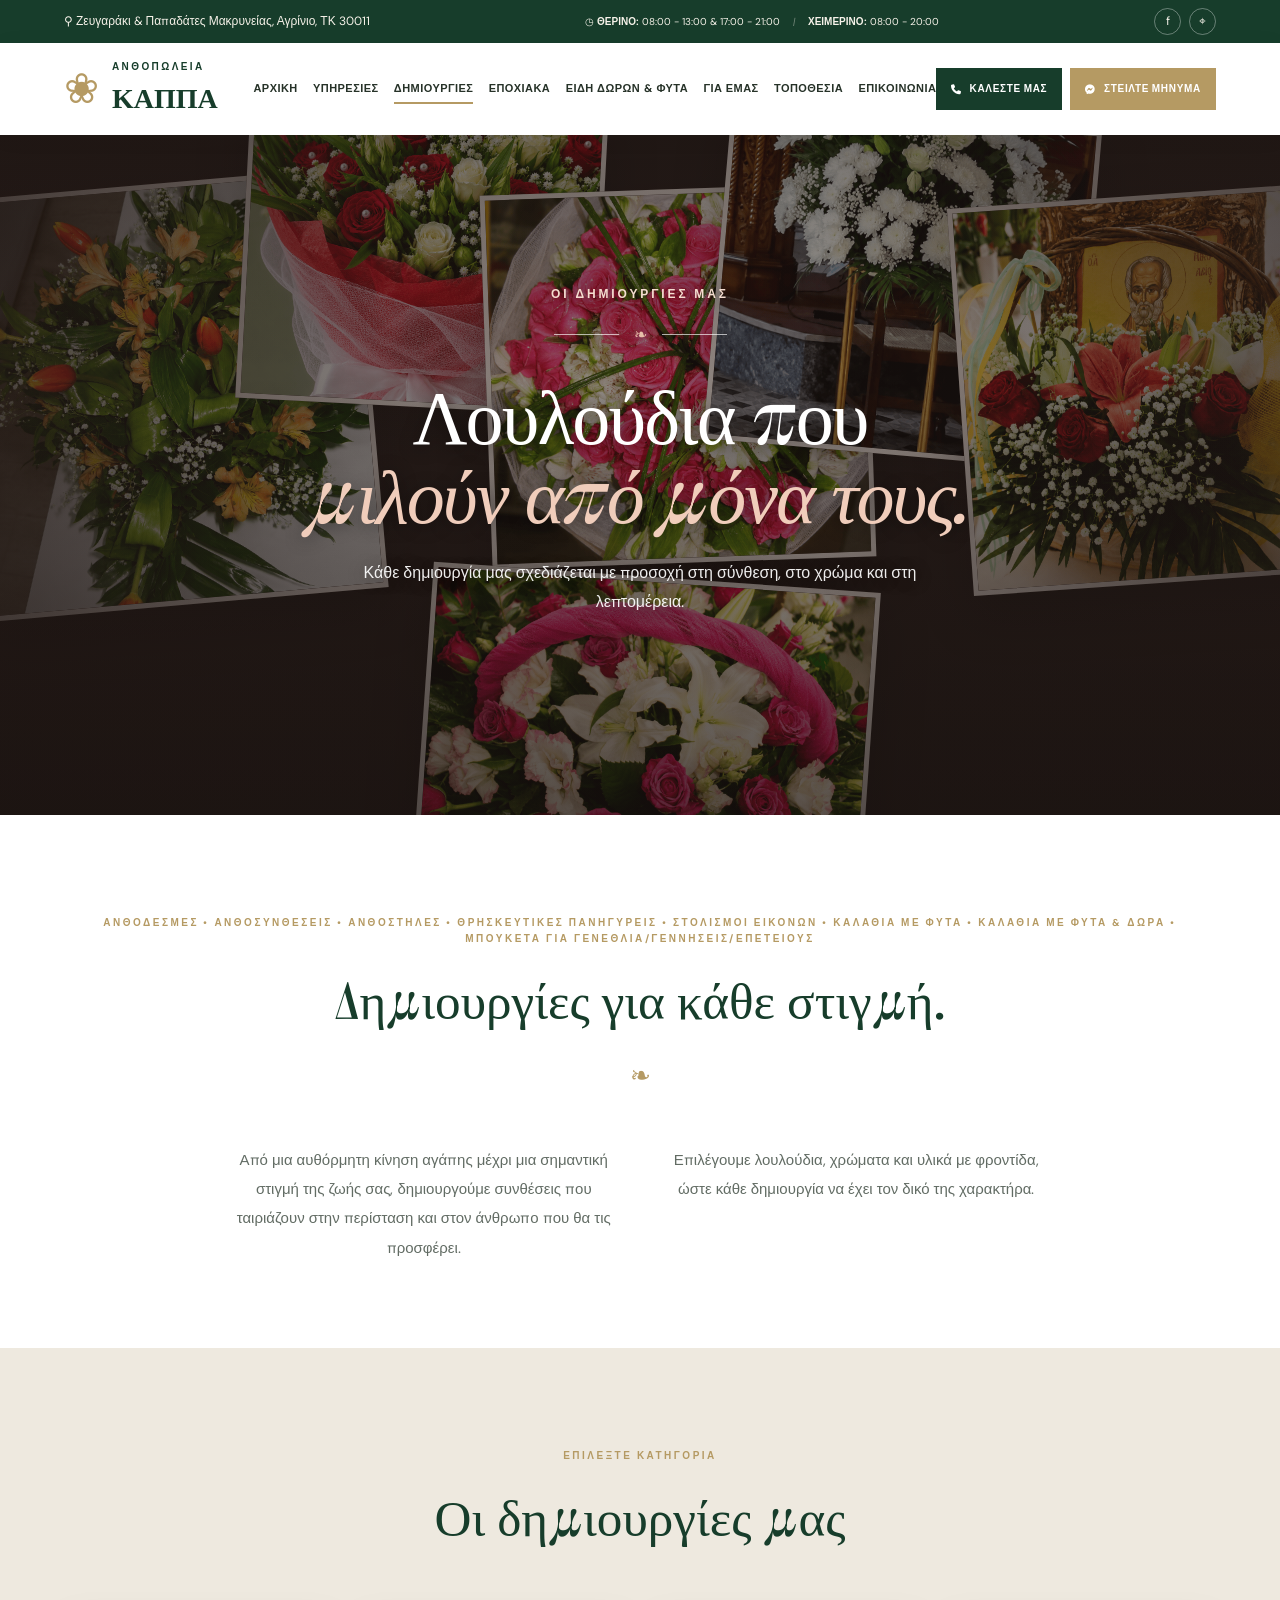
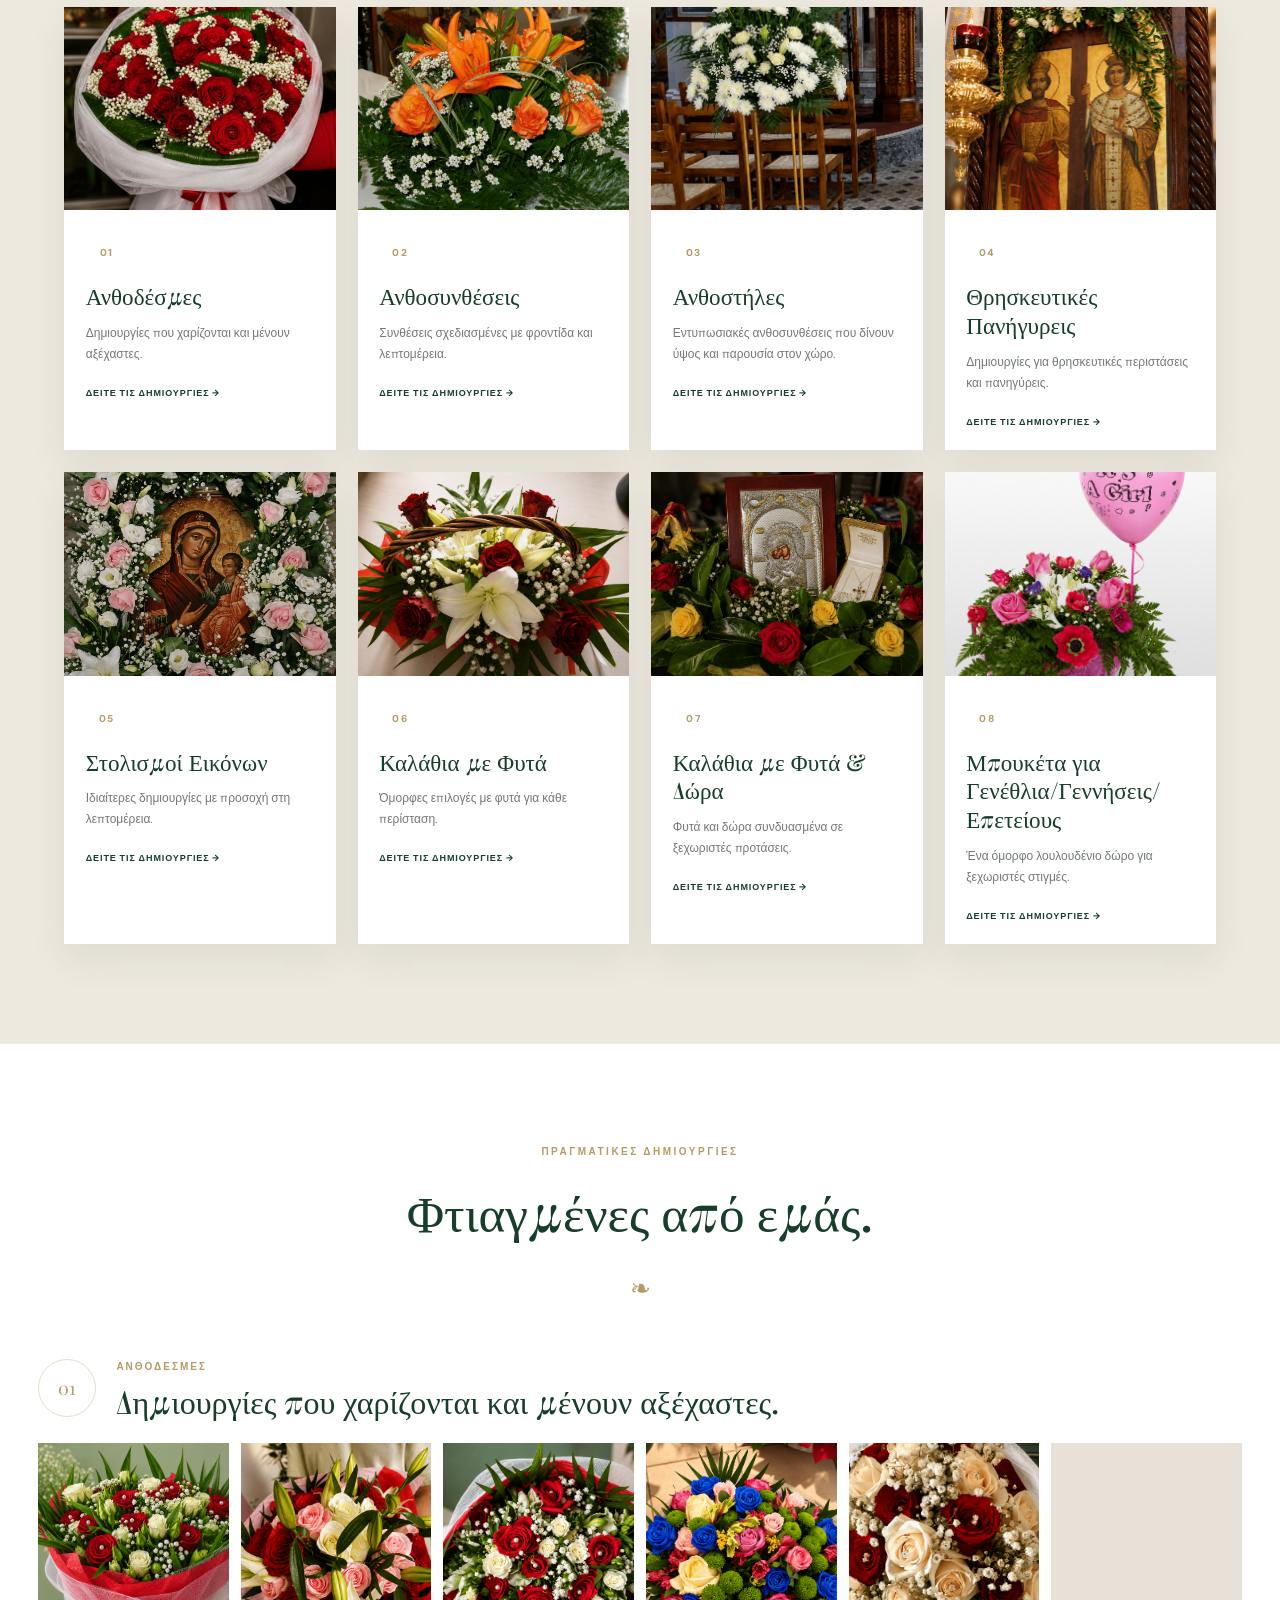
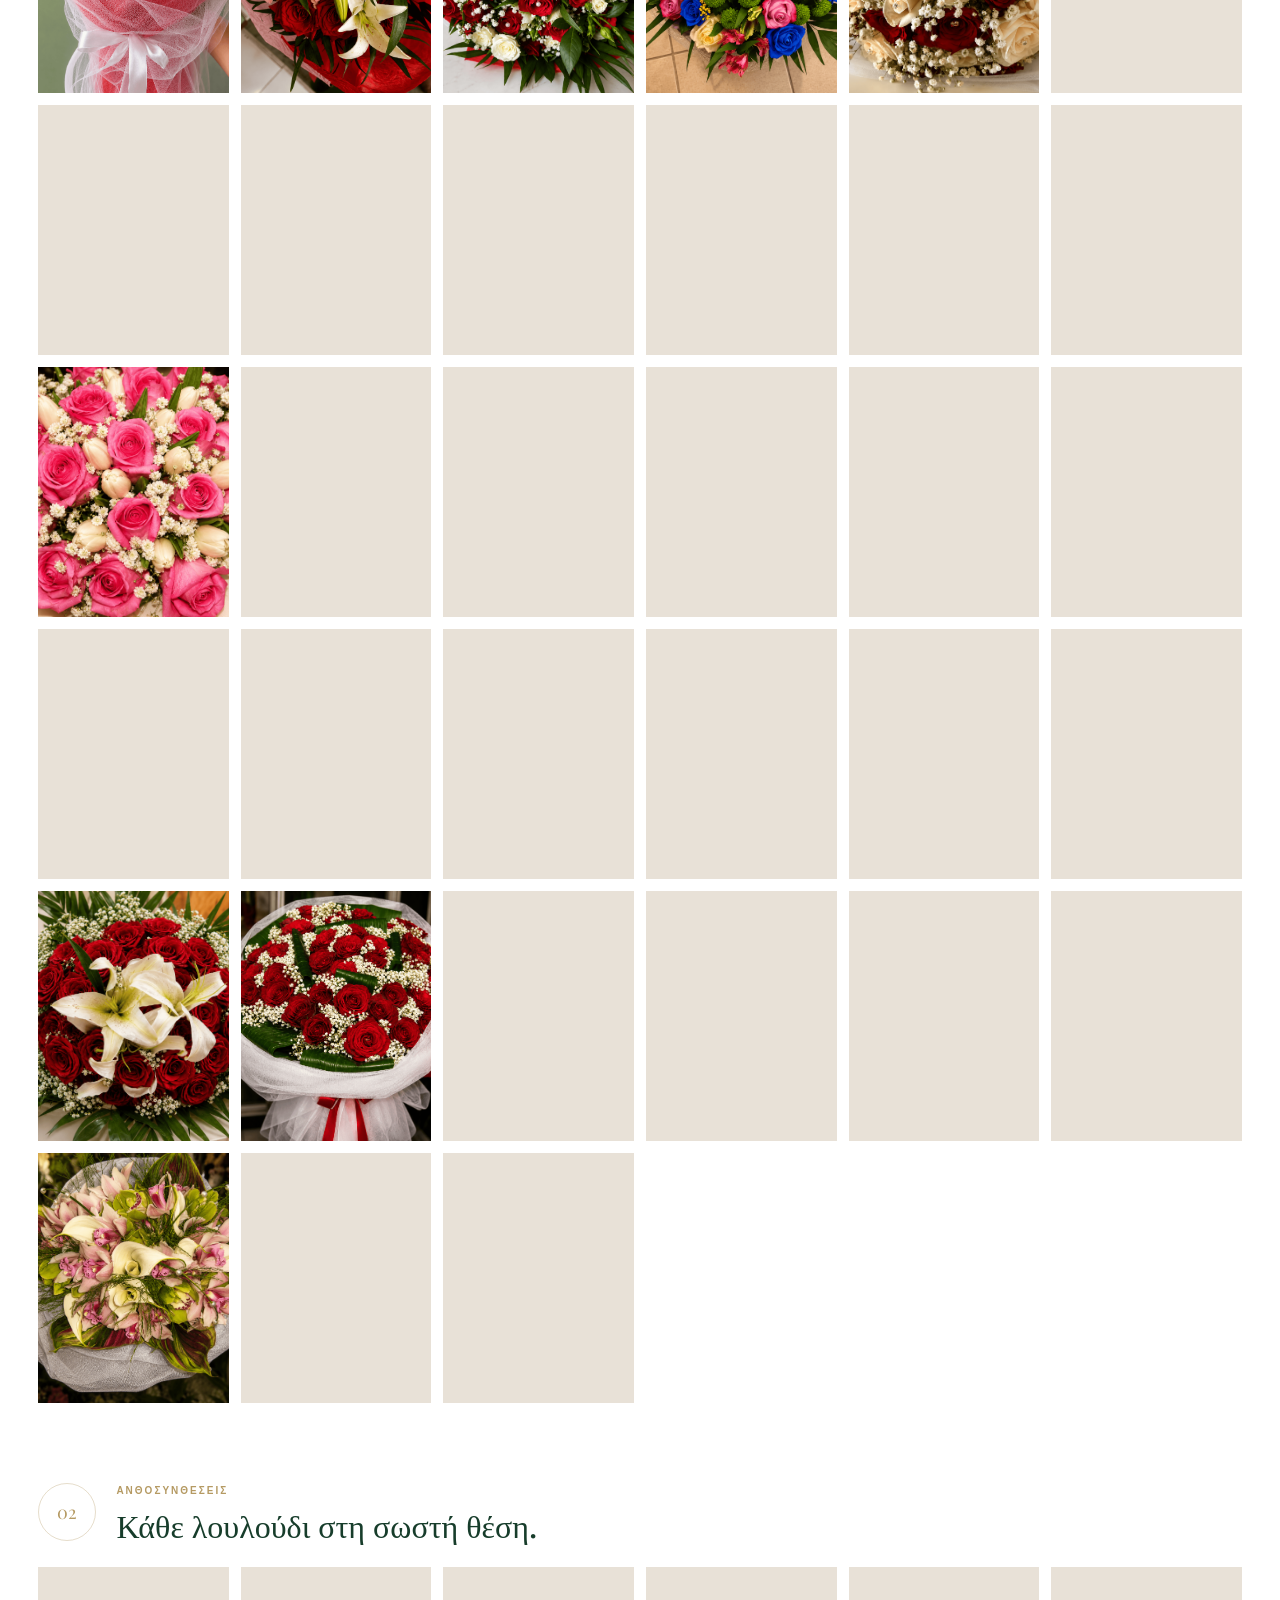
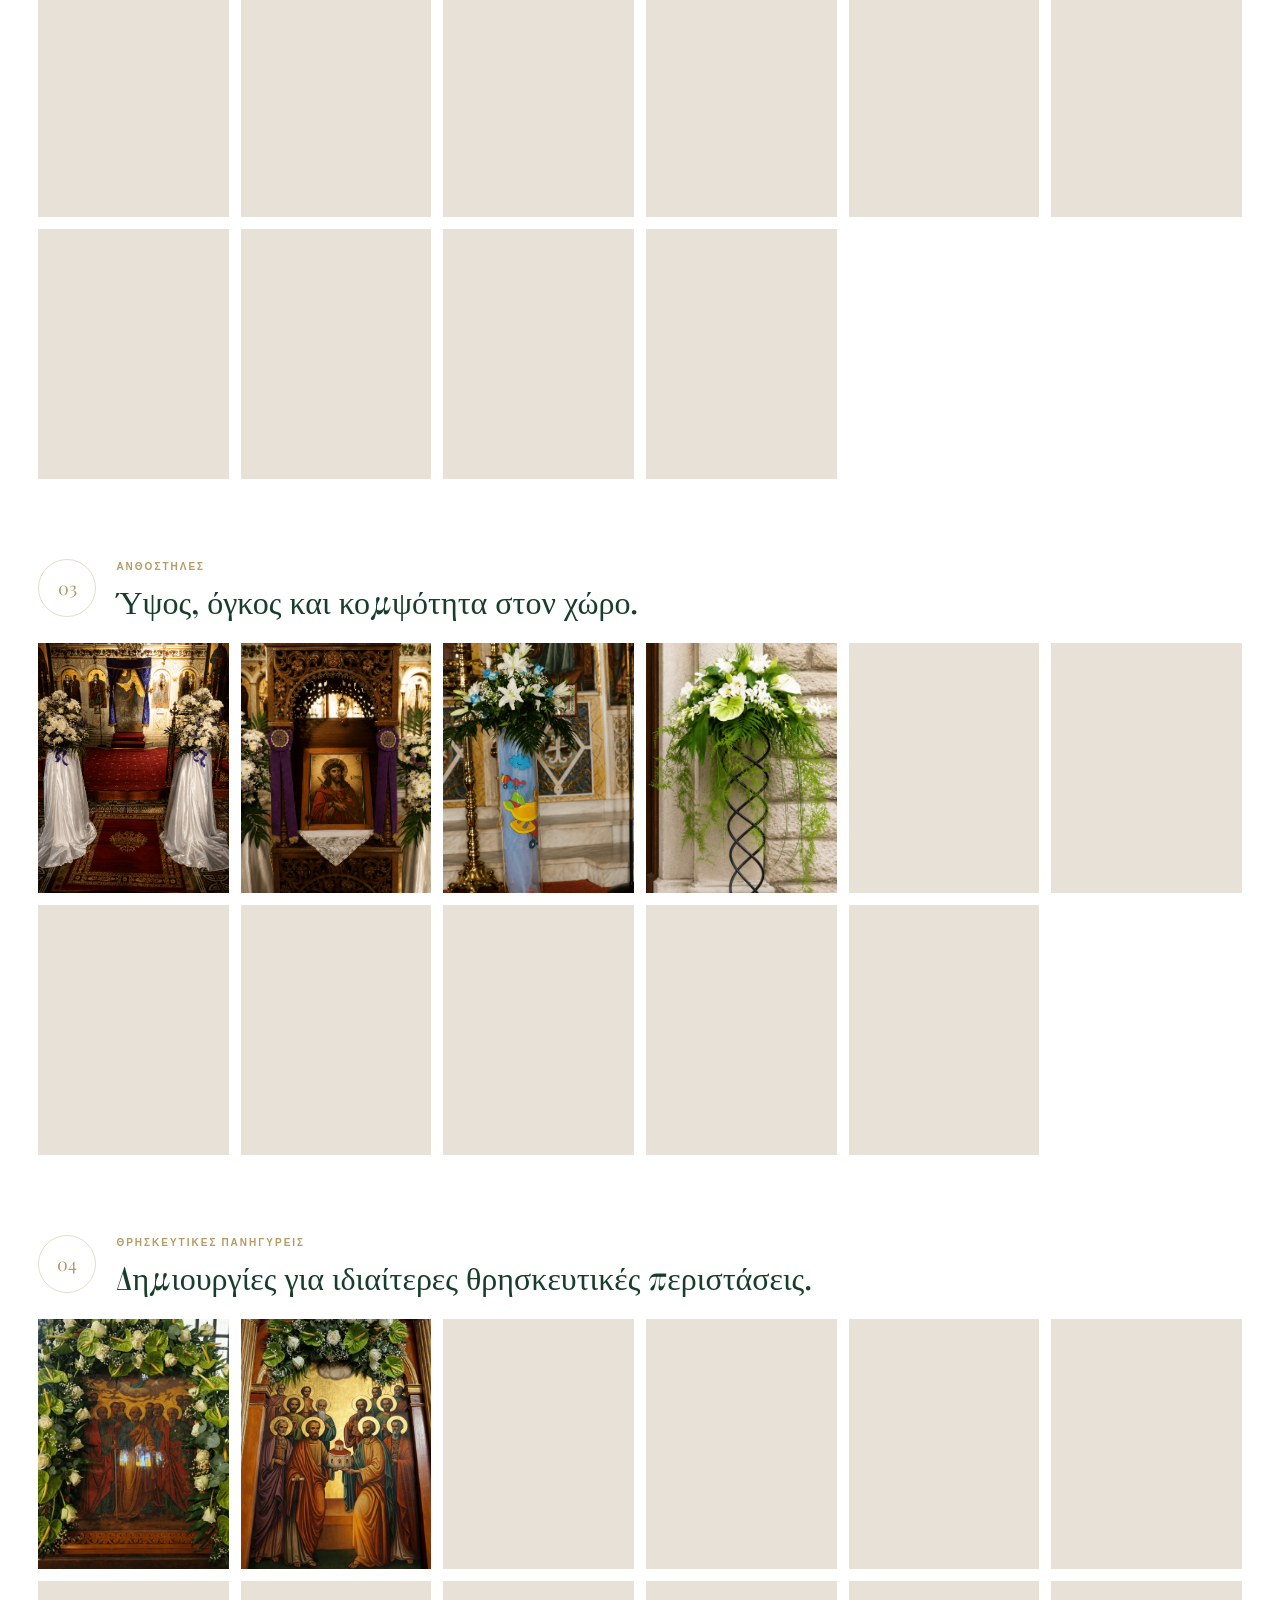
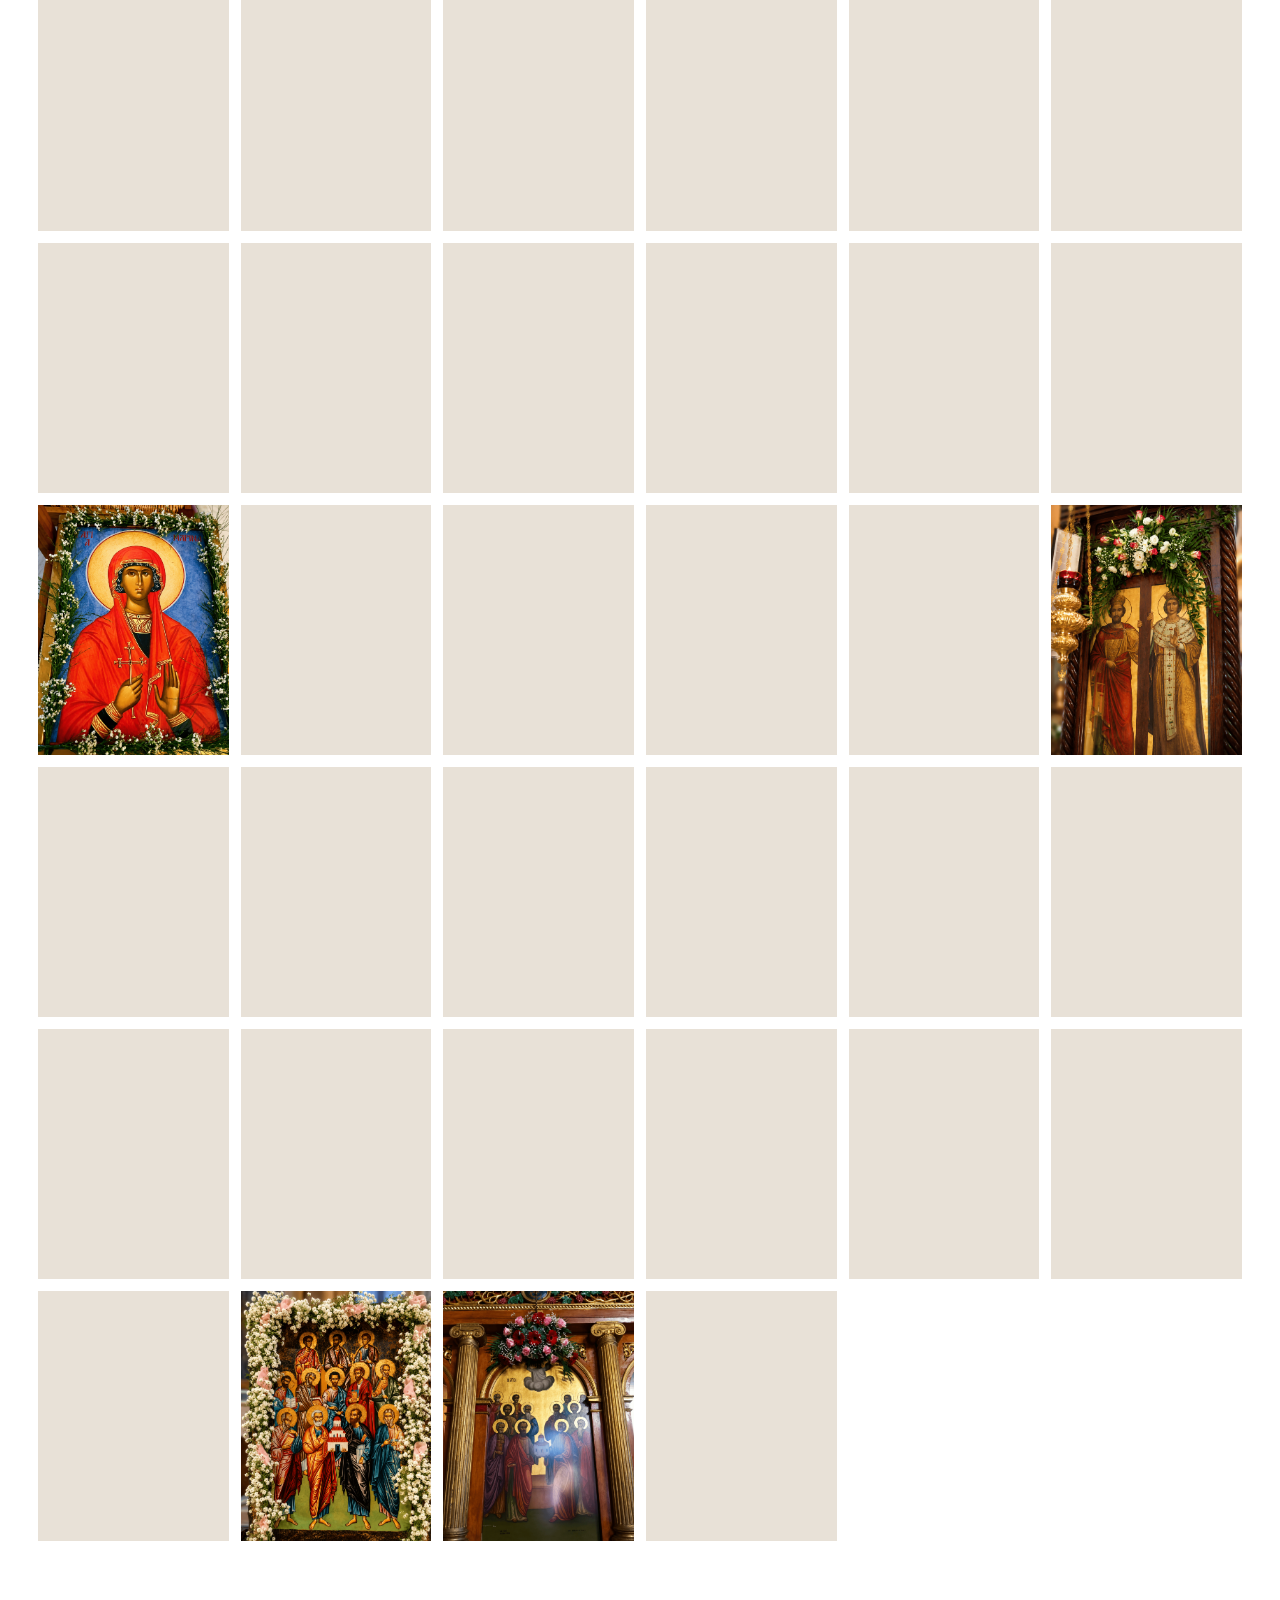
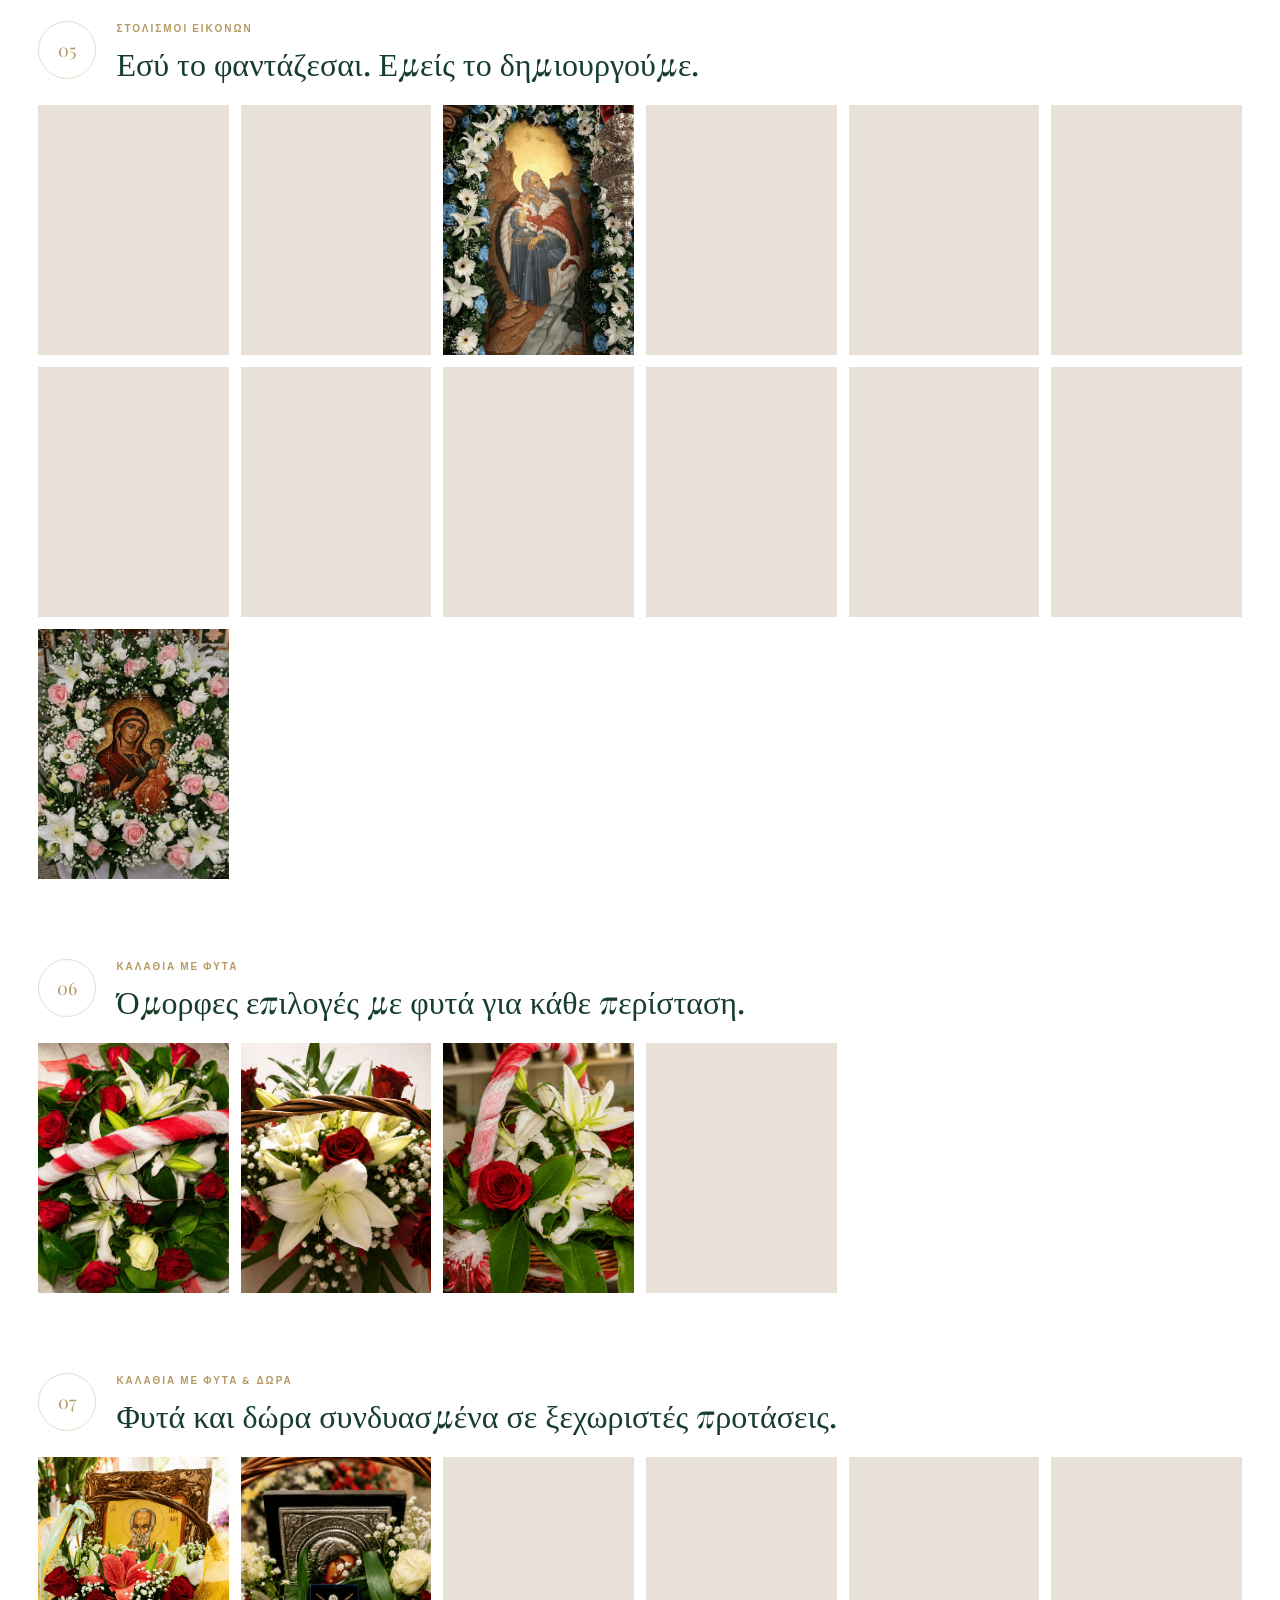
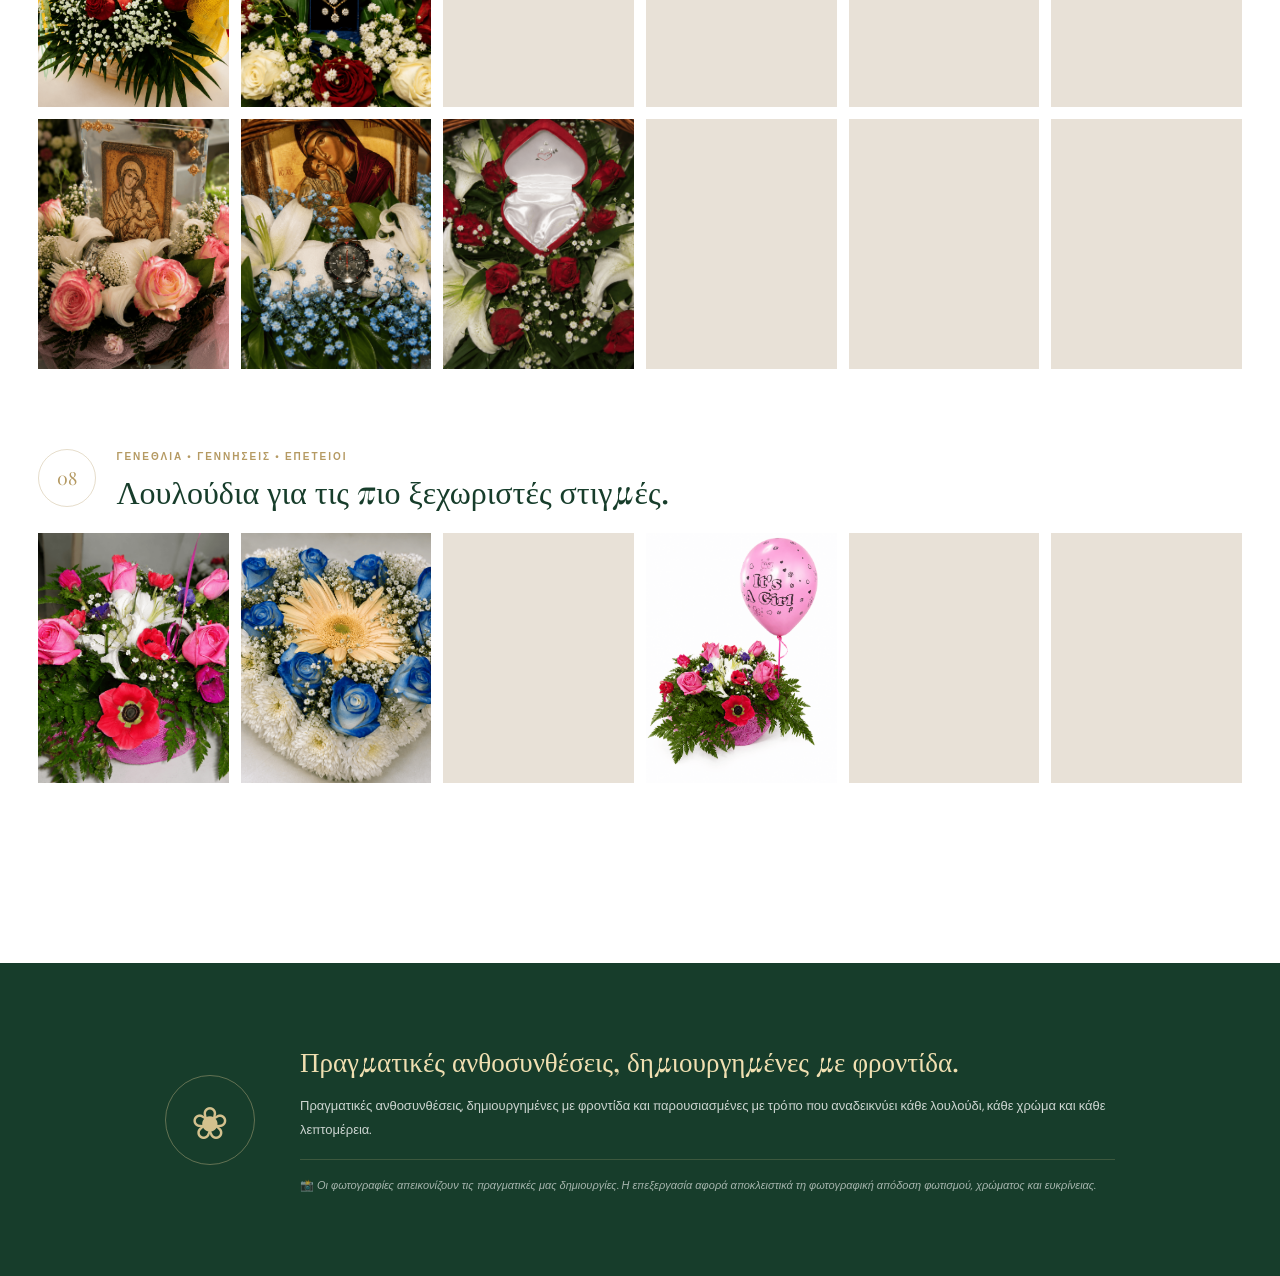
<file: creations.html>
<!doctype html>
<html lang="el">

<head>

    <meta charset="utf-8">

    <meta
        name="viewport"
        content="width=device-width, initial-scale=1"
    >

    <meta
        name="description"
        content="Ανθοπωλεία Κάππα — ανθοδέσμες, ανθοσυνθέσεις, θρησκευτικές πανήγυρεις, στολισμοί εικόνων, καλάθια με φυτά και δώρα, μπουκέτα για γενέθλια και επετείους."
    >

    <title>
        Δημιουργίες | Ανθοπωλεία Κάππα
    </title>

    <link rel="preconnect" href="https://fonts.googleapis.com">

    <link
        rel="preconnect"
        href="https://fonts.gstatic.com"
        crossorigin
    >

    <link
        href="https://fonts.googleapis.com/css2?family=DM+Sans:wght@400;500;600;700&family=Playfair+Display:ital,wght@0,500;0,600;1,500&display=swap"
        rel="stylesheet"
    >

    <link
        rel="stylesheet"
        href="https://cdnjs.cloudflare.com/ajax/libs/font-awesome/6.5.2/css/all.min.css"
    >

    <link
        rel="stylesheet"
        href="style.css"
    >

    <link
        rel="stylesheet"
        href="creations.css"
    >

</head>

<body>

<!-- =====================================================
     TOP BAR
     ===================================================== -->

<div class="topbar">

    <div>
        ⚲ Ζευγαράκι &amp; Παπαδάτες Μακρυνείας,
        Αγρίνιο, ΤΚ 30011
    </div>

    <div class="hours">

        ◷

        <b>ΘΕΡΙΝΟ:</b>
        08:00 - 13:00 &amp; 17:00 - 21:00

        <i>|</i>

        <b>ΧΕΙΜΕΡΙΝΟ:</b>
        08:00 - 20:00

    </div>

    <div class="social">

        <a
            href="https://www.facebook.com/anthopoleia.kappa/photos_by?locale=el_GR"
            target="_blank"
            rel="noopener"
            aria-label="Facebook"
        >
            f
        </a>

        <a
            href="index.html#contact"
            aria-label="Επικοινωνία"
        >
            ⌖
        </a>

    </div>

</div>

<!-- =====================================================
     HEADER
     ===================================================== -->

<header class="header">

    <a
        class="logo"
        href="index.html"
        aria-label="Ανθοπωλεία Κάππα - Αρχική"
    >

        <span class="flower-logo">
            ❀
        </span>

        <span>

            <small>
                ΑΝΘΟΠΩΛΕΙΑ
            </small>

            <strong>
                ΚΑΠΠΑ
            </strong>

        </span>

    </a>


    <button
        class="menu"
        aria-label="Μενού"
        aria-expanded="false"
        type="button"
    >
        ☰
    </button>

<!-- =====================================================
     NAVIGATION
     ===================================================== -->

<nav id="mainNav">


    <a href="index.html">
        ΑΡΧΙΚΗ
    </a>


    <!-- ΥΠΗΡΕΣΙΕΣ -->

    <div class="nav-item has-dropdown">

        <div class="nav-parent">

            <a href="services.html">
                ΥΠΗΡΕΣΙΕΣ
            </a>

        </div>

        <div class="dropdown">

            <a href="services.html#weddings">
                ΣΤΟΛΙΣΜΟΙ ΓΑΜΩΝ
            </a>

            <a href="services.html#baptisms">
                ΣΤΟΛΙΣΜΟΙ ΒΑΠΤΙΣΕΩΝ
            </a>

            <a href="services.html#wedding-baptism">
               ΣΤΟΛΙΣΜΟΙ ΓΑΜΟΥ &amp; ΒΑΠΤΙΣΗΣ
            </a>

            <a href="services.html#epitaphs">
                ΣΤΟΛΙΣΜΟΙ ΕΠΙΤΑΦΙΩΝ
            </a>


        </div>

    </div>


    <!-- ΔΗΜΙΟΥΡΓΙΕΣ -->

    <div class="nav-item has-dropdown">

        <div class="nav-parent">

            <a
                href="creations.html"
                class="active"
            >
                ΔΗΜΙΟΥΡΓΙΕΣ
            </a>

        </div>

        <div class="dropdown">

            <a href="creations.html#bouquets">
                ΑΝΘΟΔΕΣΜΕΣ
            </a>

            <a href="creations.html#arrangements">
                ΑΝΘΟΣΥΝΘΕΣΕΙΣ
            </a>

            <a href="creations.html#columns">
                ΑΝΘΟΣΤΗΛΕΣ
            </a>

            <a href="creations.html#religious-festivals">
                ΘΡΗΣΚΕΥΤΙΚΕΣ ΠΑΝΗΓΥΡΕΙΣ
            </a>

            <a href="creations.html#icons">
                ΣΤΟΛΙΣΜΟΙ ΕΙΚΟΝΩΝ
            </a>

            <a href="creations.html#plant-baskets">
                ΚΑΛΑΘΙΑ ΜΕ ΦΥΤΑ
            </a>

            <a href="creations.html#gift-baskets">
                ΚΑΛΑΘΙΑ ΜΕ ΦΥΤΑ &amp; ΔΩΡΑ
            </a>

            <a href="creations.html#birthdays">
                ΜΠΟΥΚΕΤΑ ΓΙΑ ΓΕΝΕΘΛΙΑ/ΓΕΝΝΗΣΕΙΣ/ΕΠΕΤΕΙΟΥΣ
            </a>

        </div>

    </div>


    <!-- ΕΠΟΧΙΑΚΑ -->

    <div class="nav-item has-dropdown">

        <div class="nav-parent">

            <a href="seasonal.html">
                ΕΠΟΧΙΑΚΑ
            </a>

        </div>

        <div class="dropdown">

            <a href="seasonal.html#christmas">
                ΧΡΙΣΤΟΥΓΕΝΝΙΑΤΙΚΕΣ ΑΝΘΟΣΥΝΘΕΣΕΙΣ
            </a>

            <a href="seasonal.html#epitaphs">
                ΕΠΙΤΑΦΙΟΙ
            </a>

            <a href="seasonal.html#easter">
                ΠΑΣΧΑΛΙΝΑ ΣΤΕΦΑΝΙΑ
            </a>

        </div>

    </div>


    <!-- ΕΙΔΗ ΔΩΡΩΝ & ΦΥΤΑ -->

    <div class="nav-item has-dropdown">

        <div class="nav-parent">

            <a href="gifts-plants.html">
                ΕΙΔΗ ΔΩΡΩΝ &amp; ΦΥΤΑ
            </a>

        </div>

        <div class="dropdown">

            <a href="gifts-plants.html#gifts">
                ΕΙΔΗ ΔΩΡΩΝ
            </a>

            <a href="gifts-plants.html#plants">
                ΦΥΤΑ &amp; ΓΛΑΣΤΡΕΣ
            </a>

            <a href="gifts-plants.html#gift-baskets">
                ΚΑΛΑΘΙΑ ΜΕ ΦΥΤΑ &amp; ΔΩΡΑ
            </a>

            <a href="gifts-plants.html#memory-cemetery">
                ΕΙΔΗ ΜΝΗΜΗΣ &amp; ΚΟΙΜΗΤΗΡΙΟΥ
            </a>

        </div>

    </div>

    <a href="index.html#about">
        ΓΙΑ ΕΜΑΣ
    </a>

    <a href="index.html#location">
        ΤΟΠΟΘΕΣΙΑ
    </a>

    <a href="index.html#contact">
        ΕΠΙΚΟΙΝΩΝΙΑ
    </a>


</nav>

<!-- =====================================================
     HEADER CTA BUTTONS
     ===================================================== -->

<div class="cta-buttons">

    <a
        href="tel:+302635051011"
        class="cta-primary"
        aria-label="Καλέστε μας"
    >

        <i class="fa-solid fa-phone"></i>

        <span>
            ΚΑΛΕΣΤΕ ΜΑΣ
        </span>

    </a>


    <a
        href="https://m.me/anthopoleia.kappa"
        class="cta-secondary"
        target="_blank"
        rel="noopener"
        aria-label="Στείλε μήνυμα"
    >

        <i class="fa-brands fa-facebook-messenger"></i>

        <span>
            ΣΤΕΙΛΤΕ ΜΗΝΥΜΑ
        </span>

    </a>

</div>

</header>

<main>

<!-- =====================================================
     HERO + PHOTO COLLAGE
     ===================================================== -->

<section class="creations-hero">

    <!-- COLLAGE PHOTOS -->

    <div class="hero-collage" aria-label="Δημιουργίες Ανθοπωλείων Κάππα">

        <div class="collage-photo collage-photo-1">
            <img
                src="images/COLLAGE/photo-01.png"
                alt="Δημιουργία Ανθοπωλείων Κάππα" decoding="async">
        </div>

        <div class="collage-photo collage-photo-2">
            <img
                src="images/COLLAGE/photo-02.png"
                alt="Ανθοσύνθεση Ανθοπωλείων Κάππα" decoding="async">
        </div>

        <div class="collage-photo collage-photo-3">
            <img
                src="images/COLLAGE/photo-03.png"
                alt="Ανθοδέσμη Ανθοπωλείων Κάππα" decoding="async">
        </div>

        <div class="collage-photo collage-photo-4">
            <img
                src="images/COLLAGE/photo-04.png"
                alt="Λουλουδένια δημιουργία Ανθοπωλείων Κάππα" decoding="async">
        </div>

        <div class="collage-photo collage-photo-5">
            <img
                src="images/COLLAGE/photo-05.png"
                alt="Ανθοσύνθεση για ξεχωριστή περίσταση" decoding="async">
        </div>

        <div class="collage-photo collage-photo-6">
            <img
                src="images/COLLAGE/photo-06.png"
                alt="Δημιουργία λουλουδιών Ανθοπωλείων Κάππα" decoding="async">
        </div>
        
    </div>


    <!-- DARK / WARM OVERLAY -->

    <div class="creations-hero-shade"></div>


    <!-- HERO TEXT -->

    <div class="creations-hero-content">

        <p class="creations-eyebrow">
            ΟΙ ΔΗΜΙΟΥΡΓΙΕΣ ΜΑΣ
        </p>

        <div class="hero-rule">

            <span></span>

            ❧

            <span></span>

        </div>

        <h1>
            Λουλούδια που
            <em>
                μιλούν από μόνα τους.
            </em>
        </h1>

        <p class="hero-intro">

            Κάθε δημιουργία μας σχεδιάζεται
            με προσοχή στη σύνθεση,
            στο χρώμα και στη λεπτομέρεια.

        </p>

    </div>

</section>

<!-- =====================================================
     INTRO
     ===================================================== -->

<section class="intro section">

    <div class="section-title">

        <p>
            ΑΝΘΟΔΕΣΜΕΣ • ΑΝΘΟΣΥΝΘΕΣΕΙΣ • ΑΝΘΟΣΤΗΛΕΣ • ΘΡΗΣΚΕΥΤΙΚΕΣ ΠΑΝΗΓΥΡΕΙΣ •
            ΣΤΟΛΙΣΜΟΙ ΕΙΚΟΝΩΝ • ΚΑΛΑΘΙΑ ΜΕ ΦΥΤΑ •
            ΚΑΛΑΘΙΑ ΜΕ ΦΥΤΑ &amp; ΔΩΡΑ • ΜΠΟΥΚΕΤΑ ΓΙΑ ΓΕΝΕΘΛΙΑ/ΓΕΝΝΗΣΕΙΣ/ΕΠΕΤΕΙΟΥΣ
        </p>

        <h2>
            Δημιουργίες για κάθε στιγμή.
        </h2>

        <div class="title-decoration">
            ❧
        </div>

    </div>


    <div class="intro-text">

        <p>

            Από μια αυθόρμητη κίνηση αγάπης
            μέχρι μια σημαντική στιγμή της ζωής σας,
            δημιουργούμε συνθέσεις που ταιριάζουν
            στην περίσταση και στον άνθρωπο
            που θα τις προσφέρει.

        </p>

        <p>

            Επιλέγουμε λουλούδια, χρώματα και
            υλικά με φροντίδα, ώστε κάθε δημιουργία
            να έχει τον δικό της χαρακτήρα.

        </p>

    </div>

</section>

<!-- =====================================================
     CATEGORIES
     ===================================================== -->

<section class="categories">

    <div class="section">

        <div class="section-title">

            <p>
                ΕΠΙΛΕΞΤΕ ΚΑΤΗΓΟΡΙΑ
            </p>

            <h2>
                Οι δημιουργίες μας
            </h2>

        </div>


        <div class="category-grid">

    <!-- =====================================================
         01 — ΑΝΘΟΔΕΣΜΕΣ
         ===================================================== -->

    <a
        class="category-card"
        href="#bouquets"
    >

        <div class="category-image">

            <img
                src="images/categories/category-01.png"
                alt="Ανθοδέσμες Ανθοπωλείων Κάππα"
                loading="lazy" decoding="async">

        </div>

        <div class="category-content">

            <span class="number">01</span>

            <h3>
                Ανθοδέσμες
            </h3>

            <p>
                Δημιουργίες που χαρίζονται
                και μένουν αξέχαστες.
            </p>

            <span class="view">
                ΔΕΙΤΕ ΤΙΣ ΔΗΜΙΟΥΡΓΙΕΣ →
            </span>

        </div>

    </a>

    <!-- =====================================================
         02 — ΑΝΘΟΣΥΝΘΕΣΕΙΣ
         ===================================================== -->

    <a
        class="category-card"
        href="#arrangements"
    >

        <div class="category-image">

            <img
                src="images/categories/category-02.png"
                alt="Ανθοσυνθέσεις Ανθοπωλείων Κάππα"
                loading="lazy" decoding="async">

        </div>

        <div class="category-content">

            <span class="number">02</span>

            <h3>
                Ανθοσυνθέσεις
            </h3>

            <p>
                Συνθέσεις σχεδιασμένες
                με φροντίδα και λεπτομέρεια.
            </p>

            <span class="view">
                ΔΕΙΤΕ ΤΙΣ ΔΗΜΙΟΥΡΓΙΕΣ →
            </span>

        </div>

    </a>

    <!-- =====================================================
         03 — ΑΝΘΟΣΤΗΛΕΣ
         ===================================================== -->

    <a
        class="category-card"
        href="#columns"
    >

        <div class="category-image">

            <img
                src="images/categories/category-03.png"
                alt="Ανθοστήλες Ανθοπωλείων Κάππα"
                loading="lazy" decoding="async">

        </div>

        <div class="category-content">

            <span class="number">03</span>

            <h3>
                Ανθοστήλες
            </h3>

            <p>
                Εντυπωσιακές ανθοσυνθέσεις
                που δίνουν ύψος και παρουσία
                στον χώρο.
            </p>

            <span class="view">
                ΔΕΙΤΕ ΤΙΣ ΔΗΜΙΟΥΡΓΙΕΣ →
            </span>

        </div>

    </a>

    <!-- =====================================================
         04 — ΘΡΗΣΚΕΥΤΙΚΕΣ ΠΑΝΗΓΥΡΕΙΣ
         ===================================================== -->

    <a
        class="category-card"
        href="#religious-festivals"
    >

        <div class="category-image">

            <img
                src="images/IMAGES/image-24.png"
                alt="Θρησκευτικές πανήγυρεις Ανθοπωλείων Κάππα"
                loading="lazy" decoding="async">

        </div>

        <div class="category-content">

            <span class="number">04</span>

            <h3>
                Θρησκευτικές Πανήγυρεις
            </h3>

            <p>
                Δημιουργίες για θρησκευτικές
                περιστάσεις και πανηγύρεις.
            </p>

            <span class="view">
                ΔΕΙΤΕ ΤΙΣ ΔΗΜΙΟΥΡΓΙΕΣ →
            </span>

        </div>

    </a>

    <!-- =====================================================
         05 — ΣΤΟΛΙΣΜΟΙ ΕΙΚΟΝΩΝ
         ===================================================== -->

    <a
        class="category-card"
        href="#icons"
    >

        <div class="category-image">

            <img
                src="images/eikones/eikona-13.png"
                alt="Στολισμοί εικόνων Ανθοπωλείων Κάππα"
                loading="lazy" decoding="async">

        </div>

        <div class="category-content">

            <span class="number">05</span>

            <h3>
                Στολισμοί Εικόνων
            </h3>

            <p>
                Ιδιαίτερες δημιουργίες
                με προσοχή στη λεπτομέρεια.
            </p>

            <span class="view">
                ΔΕΙΤΕ ΤΙΣ ΔΗΜΙΟΥΡΓΙΕΣ →
            </span>

        </div>

    </a>

    <!-- =====================================================
         06 — ΚΑΛΑΘΙΑ ΜΕ ΦΥΤΑ
         ===================================================== -->

    <a
        class="category-card"
        href="#plant-baskets"
    >

        <div class="category-image">

            <img
                src="images/categories/category-06.png"
                alt="Καλάθια με φυτά Ανθοπωλείων Κάππα"
                loading="lazy" decoding="async">

        </div>

        <div class="category-content">

            <span class="number">06</span>

            <h3>
                Καλάθια με Φυτά
            </h3>

            <p>
                Όμορφες επιλογές με φυτά
                για κάθε περίσταση.
            </p>

            <span class="view">
                ΔΕΙΤΕ ΤΙΣ ΔΗΜΙΟΥΡΓΙΕΣ →
            </span>

        </div>

    </a>

    <!-- =====================================================
         07 — ΚΑΛΑΘΙΑ ΜΕ ΦΥΤΑ & ΔΩΡΑ
         ===================================================== -->

    <a
        class="category-card"
        href="#gift-baskets"
    >

        <div class="category-image">

            <img
                src="images/categories/category-07.png"
                alt="Καλάθια με φυτά και δώρα Ανθοπωλείων Κάππα"
                loading="lazy" decoding="async">

        </div>

        <div class="category-content">

            <span class="number">07</span>

            <h3>
                Καλάθια με Φυτά &amp; Δώρα
            </h3>

            <p>
                Φυτά και δώρα συνδυασμένα
                σε ξεχωριστές προτάσεις.
            </p>

            <span class="view">
                ΔΕΙΤΕ ΤΙΣ ΔΗΜΙΟΥΡΓΙΕΣ →
            </span>

        </div>

    </a>

    <!-- =====================================================
         08 — ΓΕΝΕΘΛΙΑ / ΕΠΕΤΕΙΟΙ
         ===================================================== -->

    <a
        class="category-card"
        href="#birthdays"
    >

        <div class="category-image">

            <img
                src="images/birthdays/birthday-04.png"
                alt="Μπουκέτα για γενέθλια και επετείους Ανθοπωλείων Κάππα"
                loading="lazy" decoding="async">

        </div>

        <div class="category-content">

            <span class="number">08</span>

            <h3>
                Μπουκέτα για Γενέθλια/Γεννήσεις/Επετείους
            </h3>

            <p>
                Ένα όμορφο λουλουδένιο
                δώρο για ξεχωριστές στιγμές.
            </p>

            <span class="view">
                ΔΕΙΤΕ ΤΙΣ ΔΗΜΙΟΥΡΓΙΕΣ →
            </span>

        </div>

    </a>


</div>

</section>

<!-- =====================================================
     GALLERY
     ===================================================== -->

     <section
    id="bouquets"
    class="gallery-section section"
>


    <div class="section-title">

        <p>
            ΠΡΑΓΜΑΤΙΚΕΣ ΔΗΜΙΟΥΡΓΙΕΣ
        </p>

        <h2>
            Φτιαγμένες από εμάς.
        </h2>

        <div class="title-decoration">
            ❧
        </div>

    </div>

    <!-- =====================================================
         01 — ΑΝΘΟΔΕΣΜΕΣ
         ===================================================== -->

    <div
        id="bouquets"
        class="gallery-category"
    >

        <div class="category-heading">

            <span>01</span>

            <div>

                <p>
                    ΑΝΘΟΔΕΣΜΕΣ
                </p>

                <h3>
                    Δημιουργίες που χαρίζονται και μένουν αξέχαστες.
                </h3>

            </div>

        </div>


        <div class="gallery-grid">

            <div class="gallery-item">
                <img
                    src="images/bouquet/bouquet-01.png"
                    alt="Ανθοδέσμη Ανθοπωλείων Κάππα 01"
                    loading="lazy" decoding="async">
            </div>

            <div class="gallery-item">
                <img
                    src="images/bouquet/bouquet-02.png"
                    alt="Ανθοδέσμη Ανθοπωλείων Κάππα 02"
                    loading="lazy" decoding="async">
            </div>

            <div class="gallery-item">
                <img
                    src="images/bouquet/bouquet-03.png"
                    alt="Ανθοδέσμη Ανθοπωλείων Κάππα 03"
                    loading="lazy" decoding="async">
            </div>

            <div class="gallery-item">
                <img
                    src="images/bouquet/bouquet-04.png"
                    alt="Ανθοδέσμη Ανθοπωλείων Κάππα 04"
                    loading="lazy" decoding="async">
            </div>

            <div class="gallery-item">
                <img
                    src="images/bouquet/bouquet-05.png"
                    alt="Ανθοδέσμη Ανθοπωλείων Κάππα 05"
                    loading="lazy" decoding="async">
            </div>

            <div class="gallery-item">
                <img
                    src="images/bouquet/bouquet-06.png"
                    alt="Ανθοδέσμη Ανθοπωλείων Κάππα 06"
                    loading="lazy" decoding="async">
            </div>

            <div class="gallery-item">
                <img
                    src="images/bouquet/bouquet-07.png"
                    alt="Ανθοδέσμη Ανθοπωλείων Κάππα 07"
                    loading="lazy" decoding="async">
            </div>

            <div class="gallery-item">
                <img
                    src="images/bouquet/bouquet-08.png"
                    alt="Ανθοδέσμη Ανθοπωλείων Κάππα 08"
                    loading="lazy" decoding="async">
            </div>

            <div class="gallery-item">
                <img
                    src="images/bouquet/bouquet-09.png"
                    alt="Ανθοδέσμη Ανθοπωλείων Κάππα 09"
                    loading="lazy" decoding="async">
            </div>

            <div class="gallery-item">
                <img
                    src="images/bouquet/bouquet-10.png"
                    alt="Ανθοδέσμη Ανθοπωλείων Κάππα 10"
                    loading="lazy" decoding="async">
            </div>

            <div class="gallery-item">
                <img
                    src="images/bouquet/bouquet-11.png"
                    alt="Ανθοδέσμη Ανθοπωλείων Κάππα 11"
                    loading="lazy" decoding="async">
            </div>

            <div class="gallery-item">
                <img
                    src="images/bouquet/bouquet-12.png"
                    alt="Ανθοδέσμη Ανθοπωλείων Κάππα 12"
                    loading="lazy" decoding="async">
            </div>

            <div class="gallery-item">
                <img
                    src="images/bouquet/bouquet-13.png"
                    alt="Ανθοδέσμη Ανθοπωλείων Κάππα 13"
                    loading="lazy" decoding="async">
            </div>

            <div class="gallery-item">
                <img
                    src="images/bouquet/bouquet-14.png"
                    alt="Ανθοδέσμη Ανθοπωλείων Κάππα 14"
                    loading="lazy" decoding="async">
            </div>

            <div class="gallery-item">
                <img
                    src="images/bouquet/bouquet-15.png"
                    alt="Ανθοδέσμη Ανθοπωλείων Κάππα 15"
                    loading="lazy" decoding="async">
            </div>

            <div class="gallery-item">
                <img
                    src="images/bouquet/bouquet-16.png"
                    alt="Ανθοδέσμη Ανθοπωλείων Κάππα 16"
                    loading="lazy" decoding="async">
            </div>

            <div class="gallery-item">
                <img
                    src="images/bouquet/bouquet-17.png"
                    alt="Ανθοδέσμη Ανθοπωλείων Κάππα 17"
                    loading="lazy" decoding="async">
            </div>

            <div class="gallery-item">
                <img
                    src="images/bouquet/bouquet-18.png"
                    alt="Ανθοδέσμη Ανθοπωλείων Κάππα 18"
                    loading="lazy" decoding="async">
            </div>

            <div class="gallery-item">
                <img
                    src="images/bouquet/bouquet-19.png"
                    alt="Ανθοδέσμη Ανθοπωλείων Κάππα 19"
                    loading="lazy" decoding="async">
            </div>

            <div class="gallery-item">
                <img
                    src="images/bouquet/bouquet-20.png"
                    alt="Ανθοδέσμη Ανθοπωλείων Κάππα 20"
                    loading="lazy" decoding="async">
            </div>

            <div class="gallery-item">
                <img
                    src="images/bouquet/bouquet-21.png"
                    alt="Ανθοδέσμη Ανθοπωλείων Κάππα 21"
                    loading="lazy" decoding="async">
            </div>

            <div class="gallery-item">
                <img
                    src="images/bouquet/bouquet-22.png"
                    alt="Ανθοδέσμη Ανθοπωλείων Κάππα 22"
                    loading="lazy" decoding="async">
            </div>

            <div class="gallery-item">
                <img
                    src="images/bouquet/bouquet-23.png"
                    alt="Ανθοδέσμη Ανθοπωλείων Κάππα 23"
                    loading="lazy" decoding="async">
            </div>

            <div class="gallery-item">
                <img
                    src="images/bouquet/bouquet-24.png"
                    alt="Ανθοδέσμη Ανθοπωλείων Κάππα 24"
                    loading="lazy" decoding="async">
            </div>

            <div class="gallery-item">
                <img
                    src="images/bouquet/bouquet-25.png"
                    alt="Ανθοδέσμη Ανθοπωλείων Κάππα 25"
                    loading="lazy" decoding="async">
            </div>

            <div class="gallery-item">
                <img
                    src="images/bouquet/bouquet-26.png"
                    alt="Ανθοδέσμη Ανθοπωλείων Κάππα 26"
                    loading="lazy" decoding="async">
            </div>

            <div class="gallery-item">
                <img
                    src="images/bouquet/bouquet-27.png"
                    alt="Ανθοδέσμη Ανθοπωλείων Κάππα 27"
                    loading="lazy" decoding="async">
            </div>

            <div class="gallery-item">
                <img
                    src="images/bouquet/bouquet-28.png"
                    alt="Ανθοδέσμη Ανθοπωλείων Κάππα 28"
                    loading="lazy" decoding="async">
            </div>

            <div class="gallery-item">
                <img
                    src="images/bouquet/bouquet-29.png"
                    alt="Ανθοδέσμη Ανθοπωλείων Κάππα 29"
                    loading="lazy" decoding="async">
            </div>

            <div class="gallery-item">
                <img
                    src="images/bouquet/bouquet-30.png"
                    alt="Ανθοδέσμη Ανθοπωλείων Κάππα 30"
                    loading="lazy" decoding="async">
            </div>

            <div class="gallery-item">
                <img
                    src="images/bouquet/bouquet-31.png"
                    alt="Ανθοδέσμη Ανθοπωλείων Κάππα 31"
                    loading="lazy" decoding="async">
            </div>

            <div class="gallery-item">
                <img
                    src="images/bouquet/bouquet-32.png"
                    alt="Ανθοδέσμη Ανθοπωλείων Κάππα 32"
                    loading="lazy" decoding="async">
            </div>

            <div class="gallery-item">
                <img
                    src="images/bouquet/bouquet-33.png"
                    alt="Ανθοδέσμη Ανθοπωλείων Κάππα 33"
                    loading="lazy" decoding="async">
            </div>

        </div>

    </div>

    <!-- =====================================================
     02 — ΑΝΘΟΣΥΝΘΕΣΕΙΣ
     ===================================================== -->

<div
    id="arrangements"
    class="gallery-category"
>

    <div class="category-heading">

        <span>02</span>

        <div>

            <p>
                ΑΝΘΟΣΥΝΘΕΣΕΙΣ
            </p>

            <h3>
                Κάθε λουλούδι στη σωστή θέση.
            </h3>

        </div>

    </div>


    <div class="gallery-grid">

        <div class="gallery-item">
            <img
                src="images/arrangements/arrangement-01.png"
                alt="Ανθοσύνθεση Ανθοπωλείων Κάππα 01"
                loading="lazy" decoding="async">
        </div>

        <div class="gallery-item">
            <img
                src="images/arrangements/arrangement-02.png"
                alt="Ανθοσύνθεση Ανθοπωλείων Κάππα 02"
                loading="lazy" decoding="async">
        </div>

        <div class="gallery-item">
            <img
                src="images/arrangements/arrangement-03.png"
                alt="Ανθοσύνθεση Ανθοπωλείων Κάππα 03"
                loading="lazy" decoding="async">
        </div>


        <div class="gallery-item">
            <img
                src="images/arrangements/arrangement-04.png"
                alt="Ανθοσύνθεση Ανθοπωλείων Κάππα 04"
                loading="lazy" decoding="async">
        </div>

        <div class="gallery-item">
            <img
                src="images/arrangements/arrangement-06.png"
                alt="Ανθοσύνθεση Ανθοπωλείων Κάππα 06"
                loading="lazy" decoding="async">
        </div>

        
        <div class="gallery-item">
            <img
                src="images/arrangements/arrangement-05.png"
                alt="Ανθοσύνθεση Ανθοπωλείων Κάππα 05"
                loading="lazy" decoding="async">
        </div>

        <div class="gallery-item">
            <img
                src="images/arrangements/arrangement-07.png"
                alt="Ανθοσύνθεση Ανθοπωλείων Κάππα 07"
                loading="lazy" decoding="async">
        </div>

        <div class="gallery-item">
            <img
                src="images/arrangements/arrangement-08.png"
                alt="Ανθοσύνθεση Ανθοπωλείων Κάππα 08"
                loading="lazy" decoding="async">
        </div>

        <div class="gallery-item">
            <img
                src="images/arrangements/arrangement-09.png"
                alt="Ανθοσύνθεση Ανθοπωλείων Κάππα 09"
                loading="lazy" decoding="async">
        </div>

        <div class="gallery-item">
            <img
                src="images/arrangements/arrangement-10.png"
                alt="Ανθοσύνθεση Ανθοπωλείων Κάππα 10"
                loading="lazy" decoding="async">
        </div>

    </div>

</div>

    <!-- =====================================================
         03 — ΑΝΘΟΣΤΗΛΕΣ
         ===================================================== -->
    <div class="category-heading">

    <span>03</span>

    <div>

        <p>
            ΑΝΘΟΣΤΗΛΕΣ
        </p>

        <h3>
            Ύψος, όγκος και κομψότητα στον χώρο.
        </h3>

    </div>

</div>


    <div
     id="columns"
      class="gallery-grid"
    >

        <div class="gallery-item">
            <img
                src="images/columns/column-01.png"
                alt="Ανθοστήλη Ανθοπωλείων Κάππα 01"
                loading="lazy" decoding="async">
        </div>

        <div class="gallery-item">
            <img
                src="images/columns/column-02.png"
                alt="Ανθοστήλη Ανθοπωλείων Κάππα 02"
                loading="lazy" decoding="async">
        </div>
        

        <div class="gallery-item">
            <img
                src="images/columns/column-03.png"
                alt="Ανθοστήλη Ανθοπωλείων Κάππα 03"
                loading="lazy" decoding="async">
        </div>



        <div class="gallery-item">
            <img
                src="images/columns/column-08.png"
                alt="Ανθοστήλη Ανθοπωλείων Κάππα 08"
                loading="lazy" decoding="async">
        </div>


        <div class="gallery-item">
            <img
                src="images/columns/column-05.png"
                alt="Ανθοστήλη Ανθοπωλείων Κάππα 05"
                loading="lazy" decoding="async">
        </div>

        <div class="gallery-item">
            <img
                src="images/columns/column-07.png"
                alt="Ανθοστήλη Ανθοπωλείων Κάππα 07"
                loading="lazy" decoding="async">
        </div>

        <div class="gallery-item">
            <img
                src="images/columns/column-06.png"
                alt="Ανθοστήλη Ανθοπωλείων Κάππα 06"
                loading="lazy" decoding="async">
        </div>

        <div class="gallery-item">
            <img
                src="images/columns/column-04.png"
                alt="Ανθοστήλη Ανθοπωλείων Κάππα 04"
                loading="lazy" decoding="async">
        </div>

        <div class="gallery-item">
            <img
                src="images/columns/column-10.png"
                alt="Ανθοστήλη Ανθοπωλείων Κάππα 10"
                loading="lazy" decoding="async">
        </div>

        <div class="gallery-item">
            <img
                src="images/columns/column-09.png"
                alt="Ανθοστήλη Ανθοπωλείων Κάππα 09"
                loading="lazy" decoding="async">
        </div>
        

        <div class="gallery-item">
            <img
                src="images/columns/column-11.png"
                alt="Ανθοστήλη Ανθοπωλείων Κάππα 11"
                loading="lazy" decoding="async">
        </div>

    </div>

    <!-- =====================================================
         04 — ΘΡΗΣΚΕΥΤΙΚΕΣ ΠΑΝΗΓΥΡΕΙΣ
         ===================================================== -->

    <div
        id="religious-festivals"
        class="gallery-category"
    >

        <div class="category-heading">

            <span>04</span>

            <div>

                <p>
                    ΘΡΗΣΚΕΥΤΙΚΕΣ ΠΑΝΗΓΥΡΕΙΣ
                </p>

                <h3>
                    Δημιουργίες για ιδιαίτερες θρησκευτικές περιστάσεις.
                </h3>

            </div>

        </div>


        <div class="gallery-grid">

            <div class="gallery-item">
                <img src="images/IMAGES/image-1.png" alt="Θρησκευτική ανθοσύνθεση 1" loading="lazy" decoding="async">
            </div>

            <div class="gallery-item">
                <img src="images/IMAGES/image-2.png" alt="Θρησκευτική ανθοσύνθεση 2" loading="lazy" decoding="async">
            </div>

            <div class="gallery-item">
                <img src="images/IMAGES/image-3.png" alt="Θρησκευτική ανθοσύνθεση 3" loading="lazy" decoding="async">
            </div>

            <div class="gallery-item">
                <img src="images/IMAGES/image-4.png" alt="Θρησκευτική ανθοσύνθεση 4" loading="lazy" decoding="async">
            </div>

            <div class="gallery-item">
                <img src="images/IMAGES/image-5.png" alt="Θρησκευτική ανθοσύνθεση 5" loading="lazy" decoding="async">
            </div>

            <div class="gallery-item">
                <img src="images/IMAGES/image-6.png" alt="Θρησκευτική ανθοσύνθεση 6" loading="lazy" decoding="async">
            </div>

            <div class="gallery-item">
                <img src="images/IMAGES/image-7.png" alt="Θρησκευτική ανθοσύνθεση 7" loading="lazy" decoding="async">
            </div>

            <div class="gallery-item">
                <img src="images/IMAGES/image-8.png" alt="Θρησκευτική ανθοσύνθεση 8" loading="lazy" decoding="async">
            </div>

            <div class="gallery-item">
                <img src="images/IMAGES/image-9.png" alt="Θρησκευτική ανθοσύνθεση 9" loading="lazy" decoding="async">
            </div>

            <div class="gallery-item">
                <img src="images/IMAGES/image-10.png" alt="Θρησκευτική ανθοσύνθεση 10" loading="lazy" decoding="async">
            </div>

            <div class="gallery-item">
                <img src="images/IMAGES/image-11.png" alt="Θρησκευτική ανθοσύνθεση 11" loading="lazy" decoding="async">
            </div>

            <div class="gallery-item">
                <img src="images/IMAGES/image-12.png" alt="Θρησκευτική ανθοσύνθεση 12" loading="lazy" decoding="async">
            </div>

            <div class="gallery-item">
                <img src="images/IMAGES/image-13.png" alt="Θρησκευτική ανθοσύνθεση 13" loading="lazy" decoding="async">
            </div>

            <div class="gallery-item">
                <img src="images/IMAGES/image-14.png" alt="Θρησκευτική ανθοσύνθεση 14" loading="lazy" decoding="async">
            </div>

            <div class="gallery-item">
                <img src="images/IMAGES/image-15.png" alt="Θρησκευτική ανθοσύνθεση 15" loading="lazy" decoding="async">
            </div>

            <div class="gallery-item">
                <img src="images/IMAGES/image-16.png" alt="Θρησκευτική ανθοσύνθεση 16" loading="lazy" decoding="async">
            </div>

            <div class="gallery-item">
                <img src="images/IMAGES/image-17.png" alt="Θρησκευτική ανθοσύνθεση 17" loading="lazy" decoding="async">
            </div>

            <div class="gallery-item">
                <img src="images/IMAGES/image-18.png" alt="Θρησκευτική ανθοσύνθεση 18" loading="lazy" decoding="async">
            </div>

            <div class="gallery-item">
                <img src="images/IMAGES/image-19.png" alt="Θρησκευτική ανθοσύνθεση 19" loading="lazy" decoding="async">
            </div>

            <div class="gallery-item">
                <img src="images/IMAGES/image-20.png" alt="Θρησκευτική ανθοσύνθεση 20" loading="lazy" decoding="async">
            </div>

            <div class="gallery-item">
                <img src="images/IMAGES/image-21.png" alt="Θρησκευτική ανθοσύνθεση 21" loading="lazy" decoding="async">
            </div>

            <div class="gallery-item">
                <img src="images/IMAGES/image-22.png" alt="Θρησκευτική ανθοσύνθεση 22" loading="lazy" decoding="async">
            </div>

            <div class="gallery-item">
                <img src="images/IMAGES/image-23.png" alt="Θρησκευτική ανθοσύνθεση 23" loading="lazy" decoding="async">
            </div>

            <div class="gallery-item">
                <img src="images/IMAGES/image-24.png" alt="Θρησκευτική ανθοσύνθεση 24" loading="lazy" decoding="async">
            </div>

            <div class="gallery-item">
                <img src="images/IMAGES/image-25.png" alt="Θρησκευτική ανθοσύνθεση 25" loading="lazy" decoding="async">
            </div>

            <div class="gallery-item">
                <img src="images/IMAGES/image-26.png" alt="Θρησκευτική ανθοσύνθεση 26" loading="lazy" decoding="async">
            </div>

            <div class="gallery-item">
                <img src="images/IMAGES/image-27.png" alt="Θρησκευτική ανθοσύνθεση 27" loading="lazy" decoding="async">
            </div>

            <div class="gallery-item">
                <img src="images/IMAGES/image-28.png" alt="Θρησκευτική ανθοσύνθεση 28" loading="lazy" decoding="async">
            </div>

            <div class="gallery-item">
                <img src="images/IMAGES/image-29.png" alt="Θρησκευτική ανθοσύνθεση 29" loading="lazy" decoding="async">
            </div>

            <div class="gallery-item">
                <img src="images/IMAGES/image-30.png" alt="Θρησκευτική ανθοσύνθεση 30" loading="lazy" decoding="async">
            </div>

            <div class="gallery-item">
                <img src="images/IMAGES/image-31.png" alt="Θρησκευτική ανθοσύνθεση 31" loading="lazy" decoding="async">
            </div>

            <div class="gallery-item">
                <img src="images/IMAGES/image-32.png" alt="Θρησκευτική ανθοσύνθεση 32" loading="lazy" decoding="async">
            </div>

            <div class="gallery-item">
                <img src="images/IMAGES/image-33.png" alt="Θρησκευτική ανθοσύνθεση 33" loading="lazy" decoding="async">
            </div>

            <div class="gallery-item">
                <img src="images/IMAGES/image-34.png" alt="Θρησκευτική ανθοσύνθεση 34" loading="lazy" decoding="async">
            </div>

            <div class="gallery-item">
                <img src="images/IMAGES/image-35.png" alt="Θρησκευτική ανθοσύνθεση 35" loading="lazy" decoding="async">
            </div>

            <div class="gallery-item">
                <img src="images/IMAGES/image-36.png" alt="Θρησκευτική ανθοσύνθεση 36" loading="lazy" decoding="async">
            </div>

            <div class="gallery-item">
                <img src="images/IMAGES/image-37.png" alt="Θρησκευτική ανθοσύνθεση 37" loading="lazy" decoding="async">
            </div>

            <div class="gallery-item">
                <img src="images/IMAGES/image-38.png" alt="Θρησκευτική ανθοσύνθεση 38" loading="lazy" decoding="async">
            </div>

            <div class="gallery-item">
                <img src="images/IMAGES/image-39.png" alt="Θρησκευτική ανθοσύνθεση 39" loading="lazy" decoding="async">
            </div>

            <div class="gallery-item">
                <img src="images/IMAGES/image-40.png" alt="Θρησκευτική ανθοσύνθεση 40" loading="lazy" decoding="async">
            </div>
        </div>

    </div>

    <!-- =====================================================
     05 — ΣΤΟΛΙΣΜΟΙ ΕΙΚΟΝΩΝ
     ===================================================== -->

    <div
        id="icons"
        class="gallery-category"
    >

        <div class="category-heading">

            <span>05</span>

            <div>

                <p>
                    ΣΤΟΛΙΣΜΟΙ ΕΙΚΟΝΩΝ
                </p>

                <h3>
                    Εσύ το φαντάζεσαι. Εμείς το δημιουργούμε.
                </h3>

            </div>

        </div>


        <div class="gallery-grid">

            <div class="gallery-item">
                <img src="images/eikones/eikona-1.png" alt="Στολισμός εικόνας 1" loading="lazy" decoding="async">
            </div>

            <div class="gallery-item">
                <img src="images/eikones/eikona-2.png" alt="Στολισμός εικόνας 2" loading="lazy" decoding="async">
            </div>

            <div class="gallery-item">
                <img src="images/eikones/eikona-3.png" alt="Στολισμός εικόνας 3" loading="lazy" decoding="async">
            </div>

            <div class="gallery-item">
                <img src="images/eikones/eikona-4.png" alt="Στολισμός εικόνας 4" loading="lazy" decoding="async">
            </div>

            <div class="gallery-item">
                <img src="images/eikones/eikona-5.png" alt="Στολισμός εικόνας 5" loading="lazy" decoding="async">
            </div>

            <div class="gallery-item">
                <img src="images/eikones/eikona-6.png" alt="Στολισμός εικόνας 6" loading="lazy" decoding="async">
            </div>

            <div class="gallery-item">
                <img src="images/eikones/eikona-7.png" alt="Στολισμός εικόνας 7" loading="lazy" decoding="async">
            </div>

            <div class="gallery-item">
                <img src="images/eikones/eikona-8.png" alt="Στολισμός εικόνας 8" loading="lazy" decoding="async">
            </div>

            <div class="gallery-item">
                <img src="images/eikones/eikona-9.png" alt="Στολισμός εικόνας 9" loading="lazy" decoding="async">
            </div>

            <div class="gallery-item">
                <img src="images/eikones/eikona-10.png" alt="Στολισμός εικόνας 10" loading="lazy" decoding="async">
            </div>

            <div class="gallery-item">
                <img src="images/eikones/eikona-11.png" alt="Στολισμός εικόνας 11" loading="lazy" decoding="async">
            </div>

            <div class="gallery-item">
                <img src="images/eikones/eikona-12.png" alt="Στολισμός εικόνας 12" loading="lazy" decoding="async">
            </div>

            <div class="gallery-item">
                <img src="images/eikones/eikona-13.png" alt="Στολισμός εικόνας 13" loading="lazy" decoding="async">
            </div>

        </div>

    </div>

    <!-- =====================================================
        06 — ΚΑΛΑΘΙΑ ΜΕ ΦΥΤΑ
        ===================================================== -->

    <div
        id="plant-baskets"
        class="gallery-category"
    >

        <div class="category-heading">

            <span>06</span>

            <div>

                <p>
                    ΚΑΛΑΘΙΑ ΜΕ ΦΥΤΑ
                </p>

                <h3>
                    Όμορφες επιλογές με φυτά για κάθε περίσταση.
                </h3>

            </div>

        </div>


        <div class="gallery-grid">

            <div class="gallery-item">
                <img
                    src="images/plant-baskets/plant-basket-01.png"
                    alt="Καλάθι με φυτά Ανθοπωλείων Κάππα 01"
                    loading="lazy" decoding="async">
            </div>

            <div class="gallery-item">
                <img
                    src="images/plant-baskets/plant-basket-02.png"
                    alt="Καλάθι με φυτά Ανθοπωλείων Κάππα 02"
                    loading="lazy" decoding="async">
            </div>

            <div class="gallery-item">
                <img
                    src="images/plant-baskets/plant-basket-03.png"
                    alt="Καλάθι με φυτά Ανθοπωλείων Κάππα 03"
                    loading="lazy" decoding="async">
            </div>

            <div class="gallery-item">
                <img
                    src="images/plant-baskets/plant-basket-04.png"
                    alt="Καλάθι με φυτά Ανθοπωλείων Κάππα 04"
                    loading="lazy" decoding="async">
            </div>

        </div>

    </div>

    <!-- =====================================================
        07 — ΚΑΛΑΘΙΑ ΜΕ ΦΥΤΑ & ΔΩΡΑ
        ===================================================== -->

    <div
        id="gift-baskets"
        class="gallery-category"
    >

        <div class="category-heading">

            <span>07</span>

            <div>

                <p>
                    ΚΑΛΑΘΙΑ ΜΕ ΦΥΤΑ &amp; ΔΩΡΑ
                </p>

                <h3>
                    Φυτά και δώρα συνδυασμένα σε ξεχωριστές προτάσεις.
                </h3>

            </div>

        </div>


        <div class="gallery-grid">

            <div class="gallery-item">
                <img
                    src="images/gift-baskets/gift-basket-01.png"
                    alt="Καλάθι με φυτά και δώρα Ανθοπωλείων Κάππα 01"
                    loading="lazy" decoding="async">
            </div>

            <div class="gallery-item">
                <img
                    src="images/gift-baskets/gift-basket-02.png"
                    alt="Καλάθι με φυτά και δώρα Ανθοπωλείων Κάππα 02"
                    loading="lazy" decoding="async">
            </div>

            <div class="gallery-item">
                <img
                    src="images/gift-baskets/gift-basket-03.png"
                    alt="Καλάθι με φυτά και δώρα Ανθοπωλείων Κάππα 03"
                    loading="lazy" decoding="async">
            </div>

            <div class="gallery-item">
                <img
                    src="images/gift-baskets/gift-basket-04.png"
                    alt="Καλάθι με φυτά και δώρα Ανθοπωλείων Κάππα 04"
                    loading="lazy" decoding="async">
            </div>
            
            <div class="gallery-item">
                <img
                    src="images/gift-baskets/gift-basket-05.png"
                    alt="Καλάθι με φυτά και δώρα Ανθοπωλείων Κάππα 05"
                    loading="lazy" decoding="async">
            </div>

            <div class="gallery-item">
                <img
                    src="images/gift-baskets/gift-basket-06.png"
                    alt="Καλάθι με φυτά και δώρα Ανθοπωλείων Κάππα 06"
                    loading="lazy" decoding="async">
            </div>

            <div class="gallery-item">
                <img
                    src="images/gift-baskets/gift-basket-07.png"
                    alt="Καλάθι με φυτά και δώρα Ανθοπωλείων Κάππα 07"
                    loading="lazy" decoding="async">
            </div>

            <div class="gallery-item">
                <img
                    src="images/gift-baskets/gift-basket-08.png"
                    alt="Καλάθι με φυτά και δώρα Ανθοπωλείων Κάππα 08"
                    loading="lazy" decoding="async">
            </div>

            <div class="gallery-item">
                <img
                    src="images/gift-baskets/gift-basket-09.png"
                    alt="Καλάθι με φυτά και δώρα Ανθοπωλείων Κάππα 09"
                    loading="lazy" decoding="async">
            </div>

            <div class="gallery-item">
                <img
                    src="images/gift-baskets/gift-basket-10.png"
                    alt="Καλάθι με φυτά και δώρα Ανθοπωλείων Κάππα 10"
                    loading="lazy" decoding="async">
            </div>

            <div class="gallery-item">
                <img
                    src="images/gift-baskets/gift-basket-11.png"
                    alt="Καλάθι με φυτά και δώρα Ανθοπωλείων Κάππα 11"
                    loading="lazy" decoding="async">
            </div>

            <div class="gallery-item">
                <img
                    src="images/gift-baskets/gift-basket-12.png"
                    alt="Καλάθι με φυτά και δώρα Ανθοπωλείων Κάππα 12"
                    loading="lazy" decoding="async">
            </div>

        </div>

    </div>

    <!-- =====================================================
     08 — ΓΕΝΕΘΛΙΑ • ΓΕΝΝΗΣΕΙΣ • ΕΠΕΤΕΙΟΙ
     ===================================================== -->

    <div
        id="birthdays"
        class="gallery-category"
    >

        <div class="category-heading">

            <span>08</span>

            <div>

                <p>
                    ΓΕΝΕΘΛΙΑ • ΓΕΝΝΗΣΕΙΣ • ΕΠΕΤΕΙΟΙ
                </p>

                <h3>
                    Λουλούδια για τις πιο ξεχωριστές στιγμές.
                </h3>

            </div>

        </div>


        <div class="gallery-grid">

            <div class="gallery-item">
                <img
                    src="images/birthdays/birthday-01.png"
                    alt="Μπουκέτο για γενέθλια, γεννήσεις και επετείους Ανθοπωλείων Κάππα 01"
                    loading="lazy" decoding="async">
            </div>

            <div class="gallery-item">
                <img
                    src="images/birthdays/birthday-02.png"
                    alt="Μπουκέτο για γενέθλια, γεννήσεις και επετείους Ανθοπωλείων Κάππα 02"
                    loading="lazy" decoding="async">
            </div>

            <div class="gallery-item">
                <img
                    src="images/birthdays/birthday-03.png"
                    alt="Μπουκέτο για γενέθλια, γεννήσεις και επετείους Ανθοπωλείων Κάππα 03"
                    loading="lazy" decoding="async">
            </div>

            <div class="gallery-item">
                <img
                    src="images/birthdays/birthday-04.png"
                    alt="Μπουκέτο για γενέθλια, γεννήσεις και επετείους Ανθοπωλείων Κάππα 04"
                    loading="lazy" decoding="async">
            </div>

            <div class="gallery-item">
                <img
                    src="images/birthdays/birthday-05.png"
                    alt="Μπουκέτο για γενέθλια, γεννήσεις και επετείους Ανθοπωλείων Κάππα 05"
                    loading="lazy" decoding="async">
            </div>

            <div class="gallery-item">
                <img
                    src="images/birthdays/birthday-06.png"
                    alt="Μπουκέτο για γενέθλια, γεννήσεις και επετείους Ανθοπωλείων Κάππα 06"
                    loading="lazy" decoding="async">
            </div>

        </div>

    </div>

</section>

<!-- =====================================================
     PHOTO NOTE
     ===================================================== -->

<section class="photo-note">

    <div class="section">

        <div class="photo-note-box">

            <div class="photo-note-icon">
                ❀
            </div>

            <div>

                <h3>
                    Πραγματικές ανθοσυνθέσεις,
                    δημιουργημένες με φροντίδα.
                </h3>

                <p>

                    Πραγματικές ανθοσυνθέσεις,
                    δημιουργημένες με φροντίδα και
                    παρουσιασμένες με τρόπο που αναδεικνύει
                    κάθε λουλούδι, κάθε χρώμα και κάθε λεπτομέρεια.

                </p>

                <p class="note">

                    📸

                    <em>

                        Οι φωτογραφίες απεικονίζουν
                        τις πραγματικές μας δημιουργίες.
                        Η επεξεργασία αφορά αποκλειστικά
                        τη φωτογραφική απόδοση φωτισμού,
                        χρώματος και ευκρίνειας.

                    </em>

                </p>

            </div>

        </div>

    </div>

</section>

</main>

<script>

const menu = document.querySelector(".menu");
const nav = document.querySelector(".header nav");


/* =====================================================
   MOBILE MAIN MENU
   ===================================================== */

if (menu && nav) {

    menu.addEventListener("click", () => {

        const open =
            nav.classList.toggle("open");

        menu.setAttribute(
            "aria-expanded",
            open ? "true" : "false"
        );

        menu.textContent =
            open ? "✕" : "☰";

    });


    nav.querySelectorAll("a").forEach(link => {

        link.addEventListener("click", () => {

            if (
                link.closest(".dropdown")
            ) {

                nav.classList.remove("open");

                menu.setAttribute(
                    "aria-expanded",
                    "false"
                );

                menu.textContent = "☰";

            }

        });

    });

}

/* =====================================================
   DROPDOWNS
   ===================================================== */

const dropdownToggles =
    document.querySelectorAll(".dropdown-toggle");


dropdownToggles.forEach(toggle => {

    toggle.addEventListener("click", function(e) {

        e.preventDefault();
        e.stopPropagation();

        const parent =
            this.closest(".nav-item");

        const isOpen =
            parent.classList.contains("dropdown-open");


        document
            .querySelectorAll(".nav-item.dropdown-open")
            .forEach(item => {

                if (item !== parent) {

                    item.classList.remove(
                        "dropdown-open"
                    );

                    const button =
                        item.querySelector(
                            ".dropdown-toggle"
                        );

                    if (button) {

                        button.setAttribute(
                            "aria-expanded",
                            "false"
                        );

                    }

                }

            });


        parent.classList.toggle(
            "dropdown-open",
            !isOpen
        );


        this.setAttribute(
            "aria-expanded",
            !isOpen ? "true" : "false"
        );

    });

});

/* =====================================================
   CLICK OUTSIDE
   ===================================================== */

document.addEventListener("click", function(e) {

    if (
        !e.target.closest(
            ".nav-item.has-dropdown"
        )
    ) {

        document
            .querySelectorAll(
                ".nav-item.dropdown-open"
            )
            .forEach(item => {

                item.classList.remove(
                    "dropdown-open"
                );

                const button =
                    item.querySelector(
                        ".dropdown-toggle"
                    );

                if (button) {

                    button.setAttribute(
                        "aria-expanded",
                        "false"
                    );

                }

            });

    }

});

/* =====================================================
   CLOSE MOBILE MENU ON RESIZE
   ===================================================== */

window.addEventListener("resize", () => {

    if (
        window.innerWidth > 800 &&
        nav
    ) {

        nav.classList.remove("open");

        if (menu) {

            menu.setAttribute(
                "aria-expanded",
                "false"
            );

            menu.textContent = "☰";

        }

    }

});

</script>

</body>

</html>
</file>
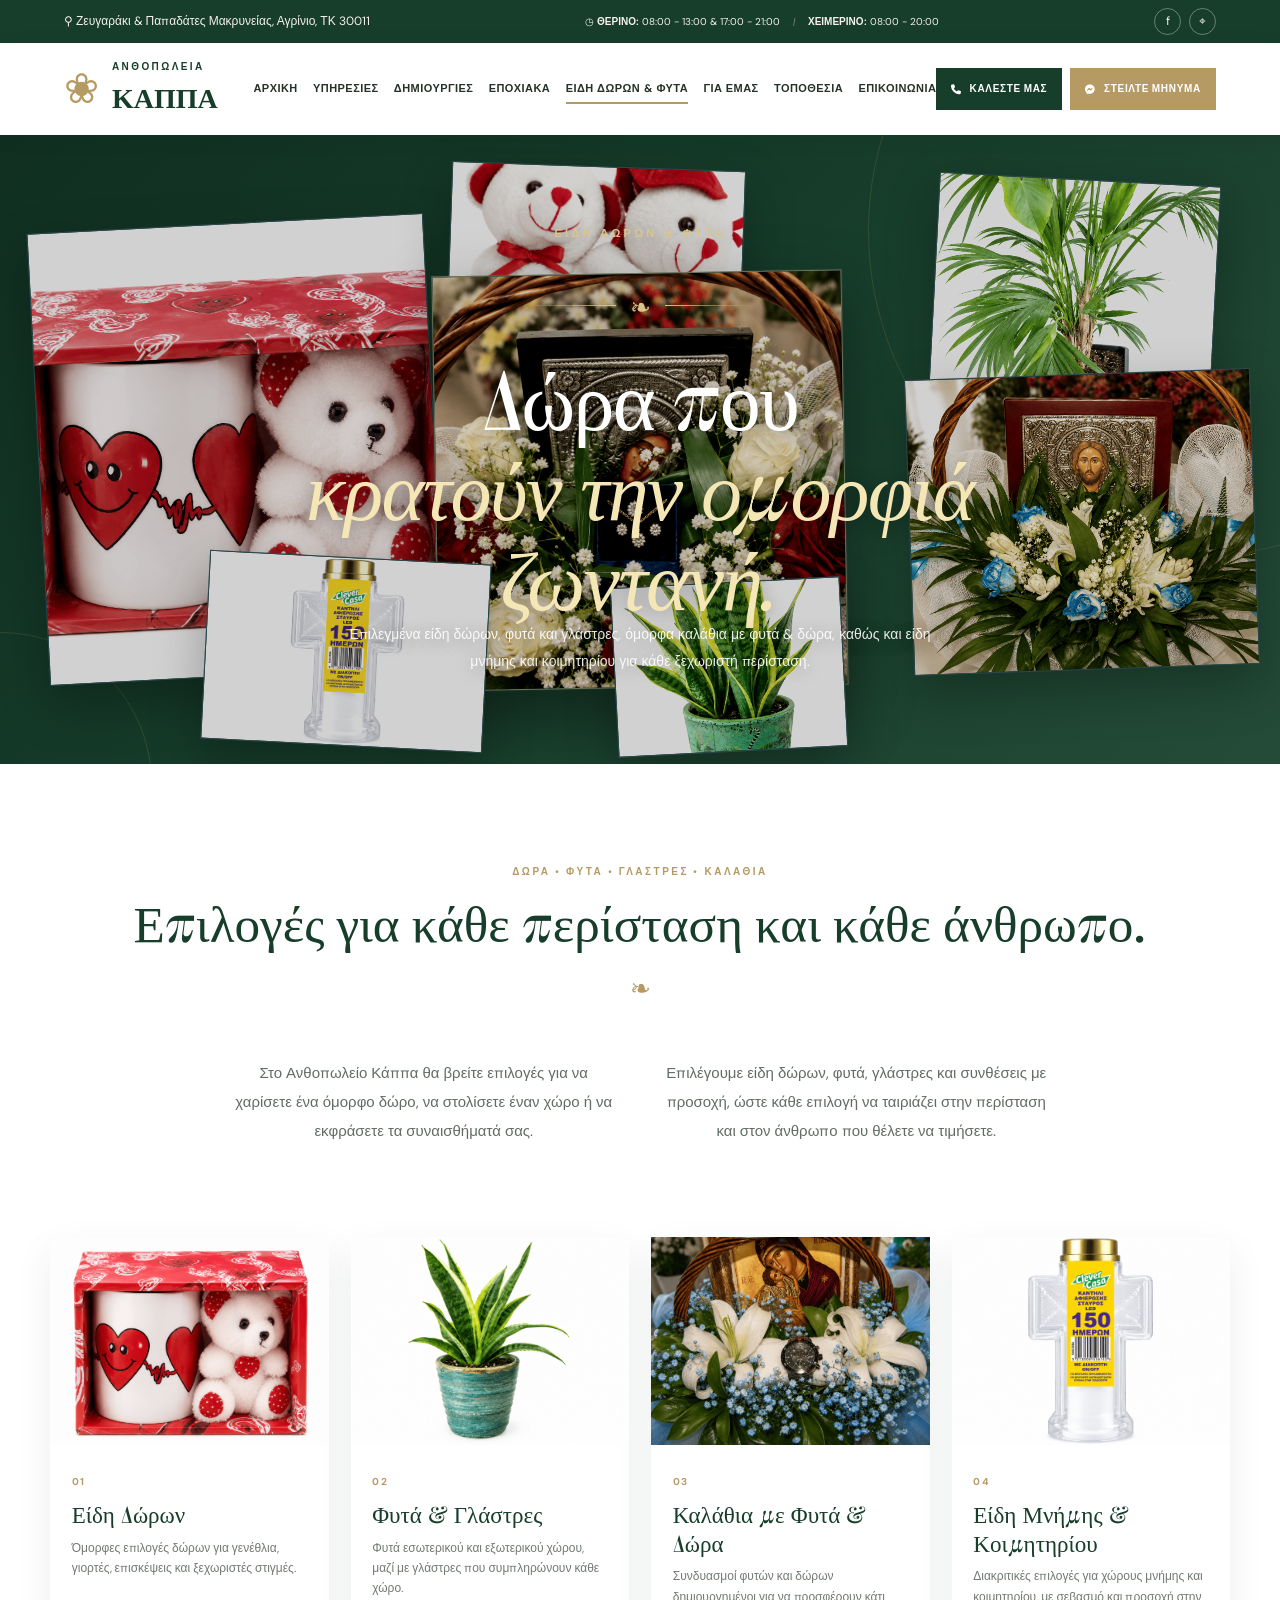
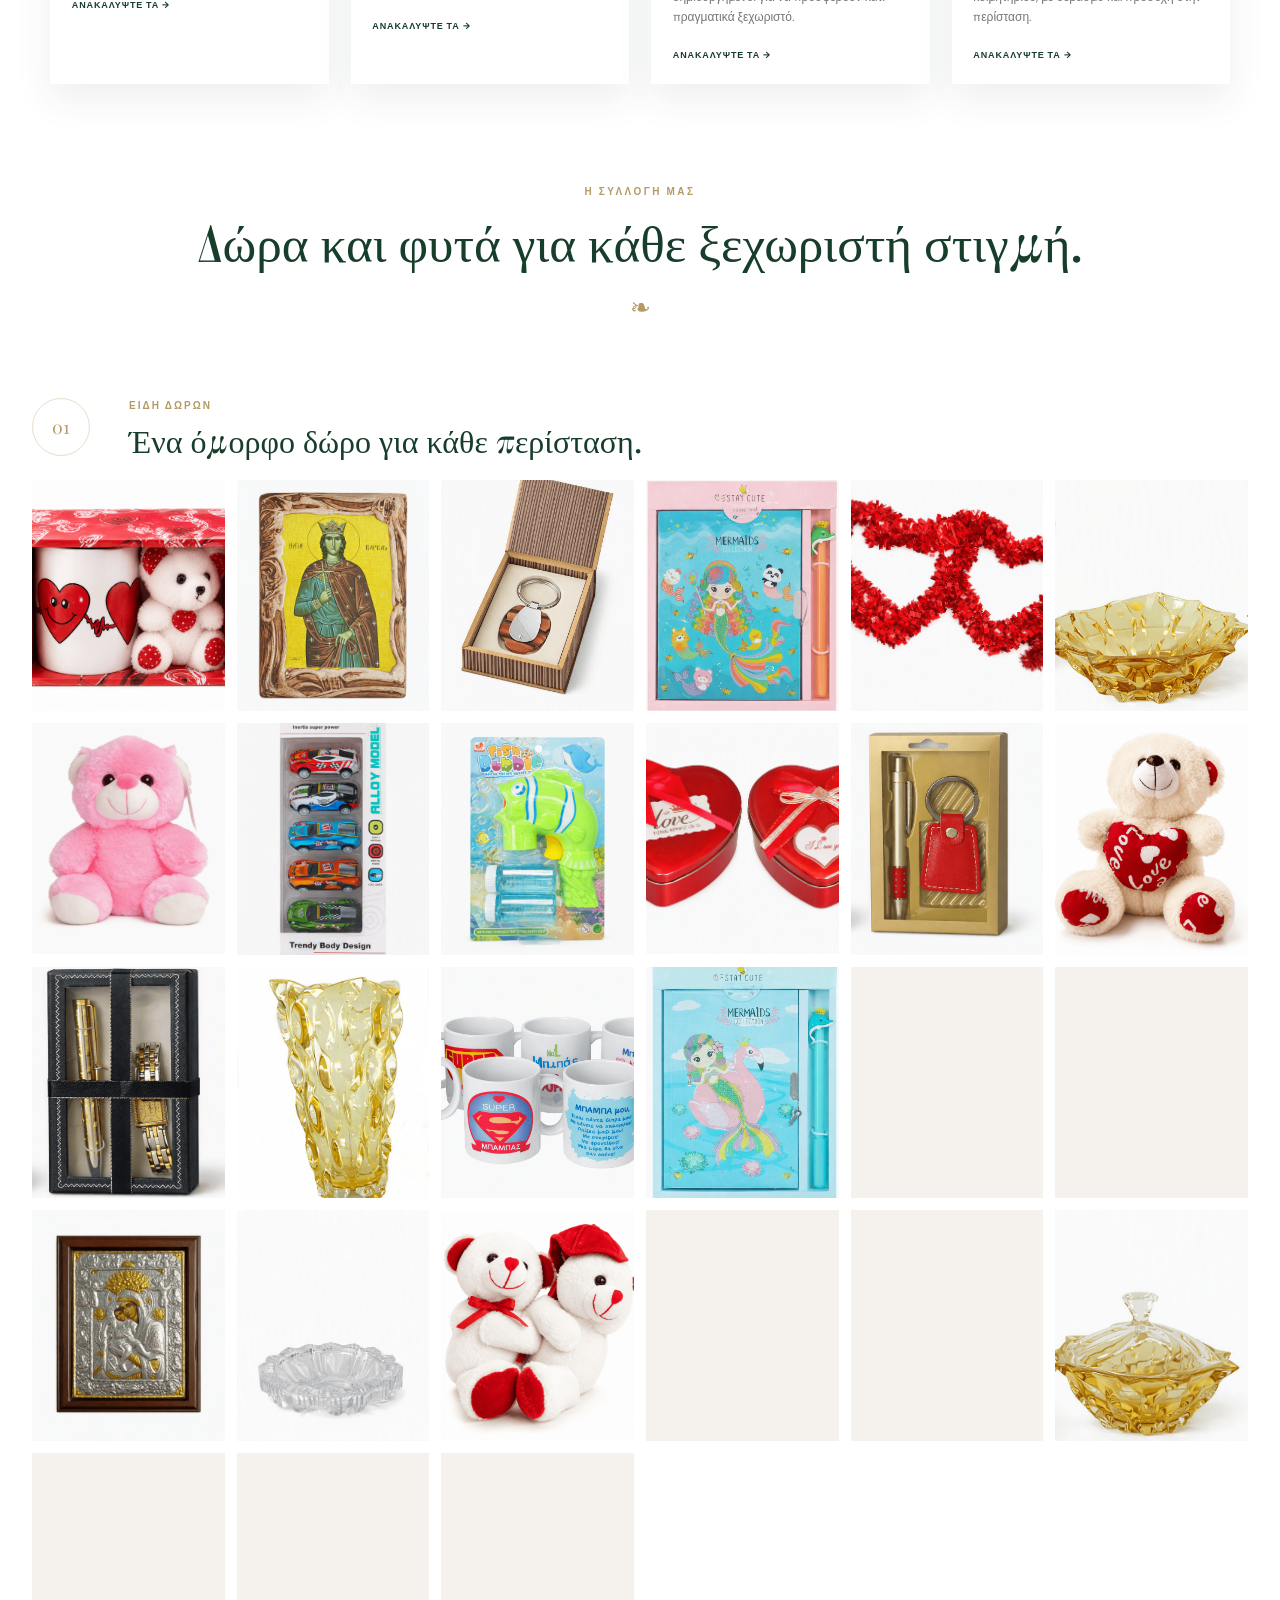
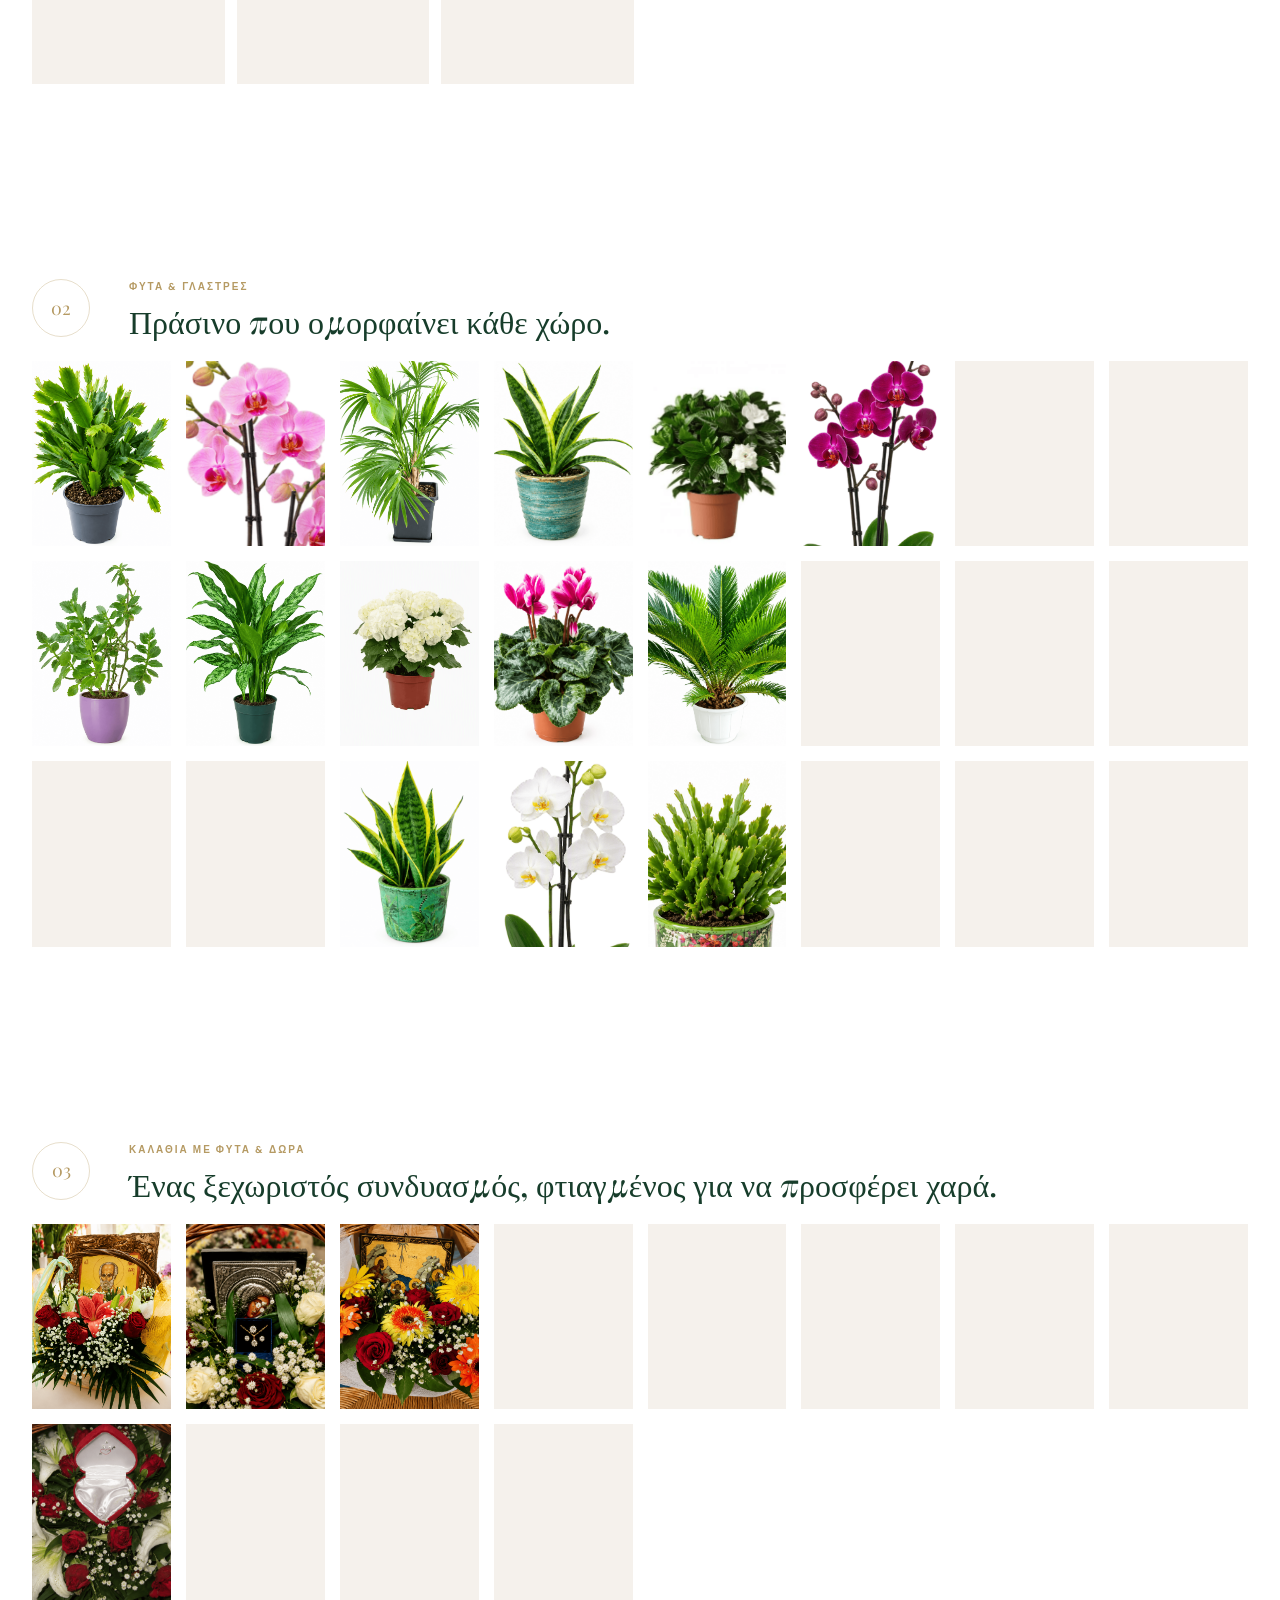
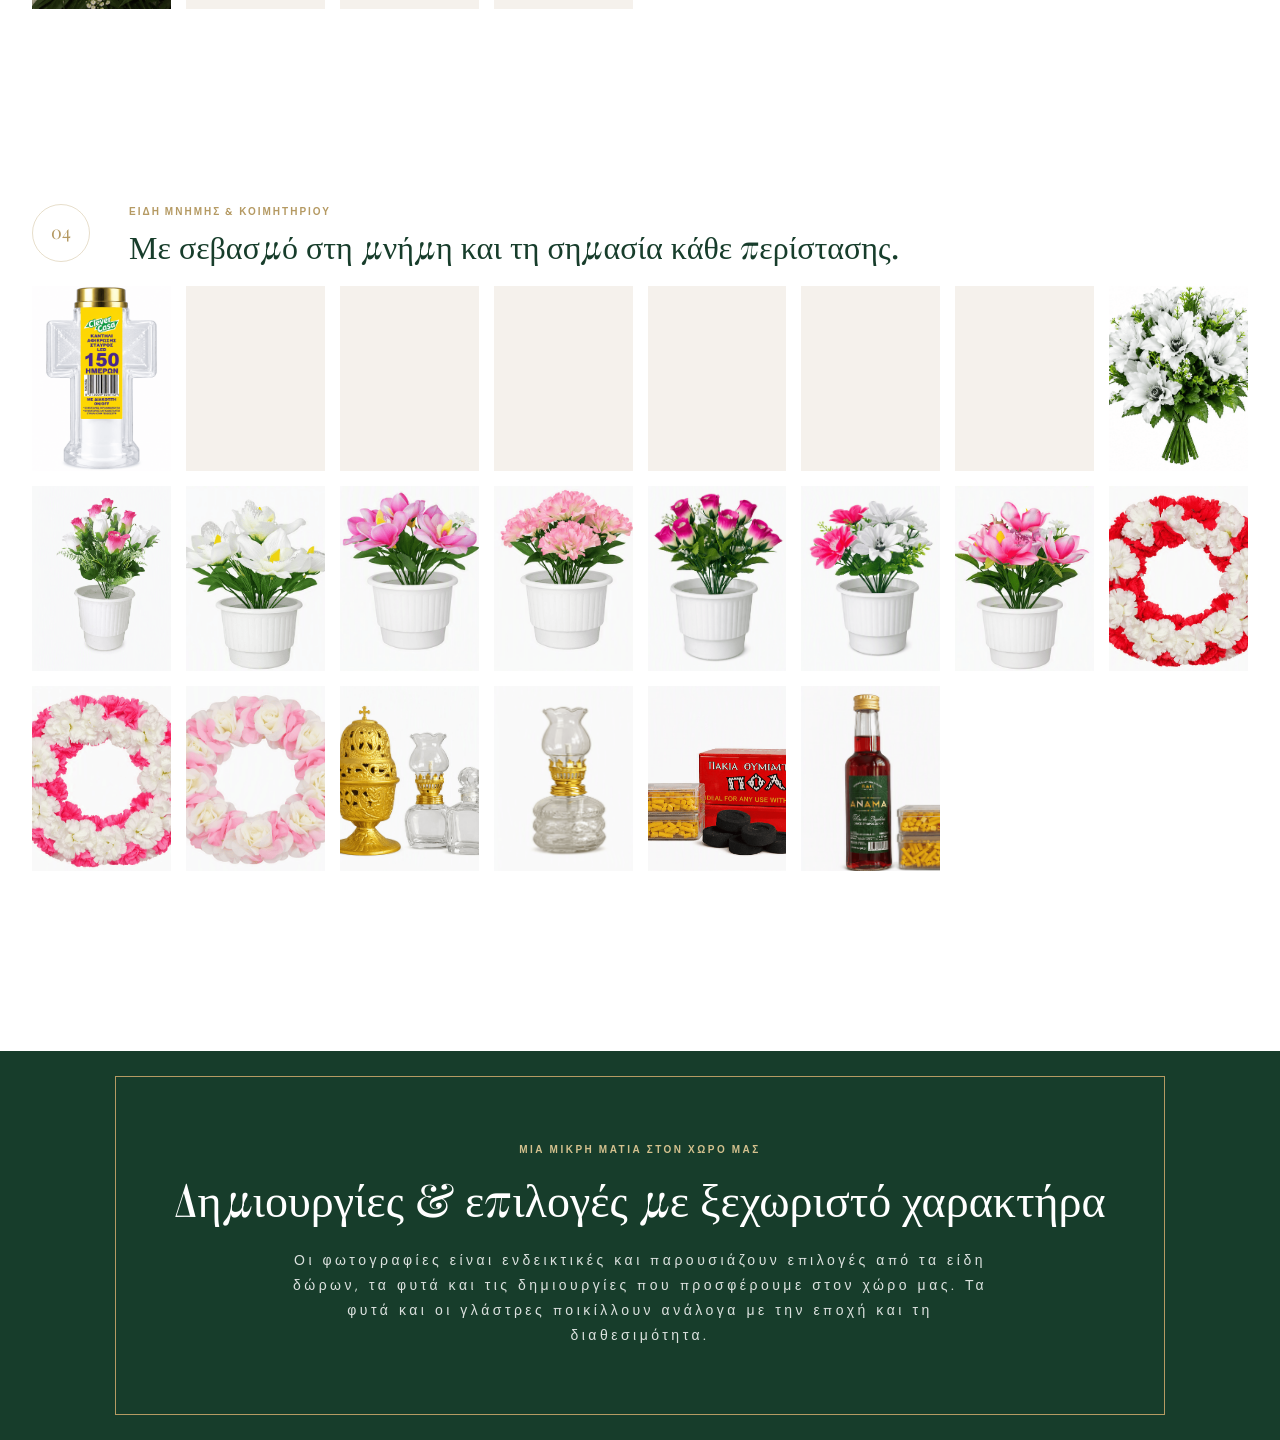
<file: gifts-plants.html>
<!doctype html>
<html lang="el">

<head>

    <meta charset="utf-8">

    <meta
        name="viewport"
        content="width=device-width, initial-scale=1"
    >

    <meta
        name="description"
        content="Ανθοπωλεία Κάππα — είδη δώρων, φυτά και γλάστρες, καλάθια με φυτά & δώρα, είδη μνήμης & κοιμητηρίου."
    >

    <title>
        Είδη Δώρων &amp; Φυτά | Ανθοπωλεία Κάππα
    </title>

    <link rel="preconnect" href="https://fonts.googleapis.com">

    <link
        rel="preconnect"
        href="https://fonts.gstatic.com"
        crossorigin
    >

    <link
        href="https://fonts.googleapis.com/css2?family=DM+Sans:wght@400;500;600;700&family=Playfair+Display:ital,wght@0,500;0,600;1,500&display=swap"
        rel="stylesheet"
    >

    <link
        rel="stylesheet"
        href="https://cdnjs.cloudflare.com/ajax/libs/font-awesome/6.5.2/css/all.min.css"
    >

    <link rel="stylesheet" href="style.css">
    <link rel="stylesheet" href="gifts-plants.css">

</head>

<style>

/* =====================================================
   ΤΕΤΡΑΓΩΝΕΣ ΦΩΤΟΓΡΑΦΙΕΣ
   ===================================================== */

/* Κύριες φωτογραφίες των κατηγοριών */
.season-gallery-grid .season-photo {
    width: 100% !important;
    height: auto !important;
    aspect-ratio: 1.5 / 2 !important;
    overflow: hidden !important;
    position: relative !important;
}

/* Η ίδια η εικόνα */
.season-gallery-grid .season-photo img {
    display: block !important;
    width: 100% !important;
    height: 100% !important;
    aspect-ratio: 1.5 / 2 !important;
    object-fit: cover !important;
    object-position: center !important;
}

/* =====================================================
   HERO / COLLAGE ΦΩΤΟΓΡΑΦΙΕΣ
   ===================================================== */

.seasonal-hero .collage-photo {
    aspect-ratio: 1 / 1 !important;
    overflow: hidden !important;
}

.seasonal-hero .collage-photo img {
    width: 100% !important;
    height: 100% !important;
    object-fit: cover !important;
    object-position: center !important;
    display: block !important;
}

/* =====================================================
   MOBILE
   ===================================================== */

@media (max-width: 768px) {

    .season-gallery-grid .season-photo {
        aspect-ratio: 1 / 1 !important;
    }

    .season-gallery-grid .season-photo img {
        aspect-ratio: 1 / 1 !important;
    }

}

</style>

<body>

<!-- =====================================================
     TOP BAR
     ===================================================== -->

<div class="topbar">

    <div>
        ⚲ Ζευγαράκι &amp; Παπαδάτες Μακρυνείας,
        Αγρίνιο, ΤΚ 30011
    </div>

    <div class="hours">

        ◷

        <b>ΘΕΡΙΝΟ:</b>
        08:00 - 13:00 &amp; 17:00 - 21:00

        <i>|</i>

        <b>ΧΕΙΜΕΡΙΝΟ:</b>
        08:00 - 20:00

    </div>

    <div class="social">

        <a
            href="https://www.facebook.com/anthopoleia.kappa?locale=el_GR"
            target="_blank"
            rel="noopener"
            aria-label="Facebook"
        >
            f
        </a>

        <a
            href="contact.html"
            aria-label="Επικοινωνία"
        >
            ⌖
        </a>

    </div>

</div>

<!-- =====================================================
     HEADER
     ===================================================== -->

<header class="header">

    <a
        class="logo"
        href="index.html"
        aria-label="Ανθοπωλεία Κάππα - Αρχική"
    >

        <span class="flower-logo">
            ❀
        </span>

        <span>

            <small>
                ΑΝΘΟΠΩΛΕΙΑ
            </small>

            <strong>
                ΚΑΠΠΑ
            </strong>

        </span>

    </a>


    <button
        class="menu"
        aria-label="Μενού"
        aria-expanded="false"
        type="button"
    >
        ☰
    </button>

    <!-- =================================================
         NAVIGATION
         ================================================= -->

    <nav id="mainNav">

        <a href="index.html">
            ΑΡΧΙΚΗ
        </a>


        <!-- ΥΠΗΡΕΣΙΕΣ -->

        <div class="nav-item has-dropdown">

            <div class="nav-parent">

                <a href="services.html">
                    ΥΠΗΡΕΣΙΕΣ
                </a>

            </div>

            <div class="dropdown">

                <a href="services.html#weddings">
                    ΣΤΟΛΙΣΜΟΙ ΓΑΜΩΝ
                </a>

                <a href="services.html#baptisms">
                    ΣΤΟΛΙΣΜΟΙ ΒΑΠΤΙΣΕΩΝ
                </a>

                <a href="services.html#wedding-baptism">
                    ΣΤΟΛΙΣΜΟΙ ΓΑΜΟΥ &amp; ΒΑΠΤΙΣΗΣ
                </a>

                <a href="services.html#epitaphs">
                    ΣΤΟΛΙΣΜΟΙ ΕΠΙΤΑΦΙΩΝ
                </a>

            </div>

        </div>


        <!-- ΔΗΜΙΟΥΡΓΙΕΣ -->

        <div class="nav-item has-dropdown">

            <div class="nav-parent">

                <a href="creations.html">
                    ΔΗΜΙΟΥΡΓΙΕΣ
                </a>

            </div>

            <div class="dropdown">

                <a href="creations.html#bouquets">
                    ΑΝΘΟΔΕΣΜΕΣ
                </a>

                <a href="creations.html#arrangements">
                    ΑΝΘΟΣΥΝΘΕΣΕΙΣ
                </a>

                <a href="services.html#columns">
                    ΑΝΘΟΣΤΗΛΕΣ
                </a>

                <a href="creations.html#religious-festivals">
                    ΘΡΗΣΚΕΥΤΙΚΕΣ ΠΑΝΗΓΥΡΕΙΣ
                </a>

                <a href="creations.html#icons">
                    ΣΤΟΛΙΣΜΟΙ ΕΙΚΟΝΩΝ
                </a>

                <a href="creations.html#plant-baskets">
                    ΚΑΛΑΘΙΑ ΜΕ ΦΥΤΑ
                </a>

                <a href="creations.html#gift-baskets">
                    ΚΑΛΑΘΙΑ ΜΕ ΦΥΤΑ &amp; ΔΩΡΑ
                </a>

                <a href="creations.html#birthdays">
                    ΜΠΟΥΚΕΤΑ ΓΙΑ ΓΕΝΕΘΛΙΑ/ΓΕΝΝΗΣΕΙΣ/ΕΠΕΤΕΙΟΥΣ
                </a>

            </div>

        </div>


        <!-- ΕΠΟΧΙΑΚΑ -->

        <div class="nav-item has-dropdown">

            <div class="nav-parent">

                <a href="seasonal.html">
                    ΕΠΟΧΙΑΚΑ
                </a>

            </div>

            <div class="dropdown">

                <a href="seasonal.html#christmas">
                    ΧΡΙΣΤΟΥΓΕΝΝΙΑΤΙΚΕΣ ΑΝΘΟΣΥΝΘΕΣΕΙΣ
                </a>

                <a href="seasonal.html#epitaphs">
                    ΕΠΙΤΑΦΙΟΙ
                </a>

                <a href="seasonal.html#easter">
                    ΠΑΣΧΑΛΙΝΑ ΣΤΕΦΑΝΙΑ
                </a>

            </div>

        </div>

        <!-- =================================================
             ΕΙΔΗ ΔΩΡΩΝ & ΦΥΤΑ
             ================================================= -->

        <div class="nav-item has-dropdown">

            <div class="nav-parent">

                <a
                    href="gifts-plants.html"
                    class="active"
                >
                    ΕΙΔΗ ΔΩΡΩΝ &amp; ΦΥΤΑ
                </a>

            </div>

            <div class="dropdown">

                <a href="gifts-plants.html#gifts">
                    ΕΙΔΗ ΔΩΡΩΝ
                </a>

                <a href="gifts-plants.html#plants">
                    ΦΥΤΑ &amp; ΓΛΑΣΤΡΕΣ
                </a>

                <a href="gifts-plants.html#gift-baskets">
                    ΚΑΛΑΘΙΑ ΜΕ ΦΥΤΑ &amp; ΔΩΡΑ
                </a>

                <a href="gifts-plants.html#memory-cemetery">
                    ΕΙΔΗ ΜΝΗΜΗΣ &amp; ΚΟΙΜΗΤΗΡΙΟΥ
                </a>

            </div>

        </div>


        <a href="index.html#about">
            ΓΙΑ ΕΜΑΣ
        </a>

        <a href="index.html#location">
            ΤΟΠΟΘΕΣΙΑ
        </a>


        <a href="index.html#contact">
            ΕΠΙΚΟΙΝΩΝΙΑ
        </a>

    </nav>


    <div class="cta-buttons">

        <a
            href="tel:+302635051011"
            class="cta-primary"
            aria-label="Καλέστε μας"
        >
            <i class="fa-solid fa-phone"></i>
            <span>ΚΑΛΕΣΤΕ ΜΑΣ</span>
        </a>

        <a
            href="https://m.me/anthopoleia.kappa"
            class="cta-secondary"
            target="_blank"
            rel="noopener"
            aria-label="Στείλε μήνυμα"
        >
            <i class="fa-brands fa-facebook-messenger"></i>
            <span>ΣΤΕΙΛΤΕ ΜΗΝΥΜΑ</span>
        </a>

    </div>

</header>

<!-- =====================================================
     MAIN
     ===================================================== -->

<main>

<!-- =====================================================
     HERO
     ===================================================== -->

<section class="seasonal-hero">

    <!-- 7 PHOTOS COLLAGE -->
    <div class="collage-photo collage-photo-1">
        <img src="images/gifts/gift-1.png" alt="Είδη Δώρων" decoding="async">
    </div>
    <div class="collage-photo collage-photo-5">
        <img src="images/gifts/gift-4.png" alt="Είδη Δώρων" decoding="async">
    </div>

    <div class="collage-photo collage-photo-3">
        <img src="images/gift-baskets/gift-basket-02.png" alt="Καλάθια με δώρα" decoding="async">
    </div>
    <div class="collage-photo collage-photo-6">
        <img src="images/plants/plant-2.png" alt="Φυτά" decoding="async">
    </div>
    <div class="collage-photo collage-photo-7">
        <img src="images/gift-baskets/gift-basket-04.png" alt="Καλάθι με Δώρα" decoding="async">
    </div>    
    
    <div class="collage-photo collage-photo-4">
        <img src="images/mnimi/mnimi-1.png" alt="Είδη Μνήμης και Κοιμητηρίου" decoding="async">
    </div>
    <div class="collage-photo collage-photo-2">
        <img src="images/plants/plant-5.png" alt="Φυτά" decoding="async">
    </div>
    
    <!-- DECORATION -->
    <div class="seasonal-hero-decoration"></div>

    <!-- HERO CONTENT -->
    <div class="seasonal-hero-content">

        <p>
            ΕΙΔΗ ΔΩΡΩΝ &amp; ΦΥΤΑ
        </p>

         <div class="hero-rule">
            <span></span>
            ❧
            <span></span>
        </div>

        <h1>
            Δώρα που<br>
            <em>κρατούν την ομορφιά ζωντανή.</em>
        </h1>

        <div class="hero-intro">
            Επιλεγμένα είδη δώρων, φυτά και γλάστρες,
            όμορφα καλάθια με φυτά &amp; δώρα,
            καθώς και είδη μνήμης και κοιμητηρίου
            για κάθε ξεχωριστή περίσταση.
        </div>

    </div>

</section>

<!-- =====================================================
     INTRO
     ===================================================== -->

<section class="seasonal-intro section">

    <div class="section-title">

        <p>
            ΔΩΡΑ • ΦΥΤΑ • ΓΛΑΣΤΡΕΣ • ΚΑΛΑΘΙΑ
        </p>

        <h2>
            Επιλογές για κάθε περίσταση και κάθε άνθρωπο.
        </h2>

        <div class="title-decoration">
            ❧
        </div>

    </div>


    <div class="intro-text">

        <p>

            Στο Ανθοπωλείο Κάππα θα βρείτε
            επιλογές για να χαρίσετε ένα όμορφο
            δώρο, να στολίσετε έναν χώρο ή να
            εκφράσετε τα συναισθήματά σας.

        </p>

        <p>

            Επιλέγουμε είδη δώρων, φυτά,
            γλάστρες και συνθέσεις με προσοχή,
            ώστε κάθε επιλογή να ταιριάζει
            στην περίσταση και στον άνθρωπο
            που θέλετε να τιμήσετε.

        </p>

    </div>

</section>

<!-- =====================================================
     CATEGORY SELECTOR
     ===================================================== -->

<div class="season-cards">

    <!-- GIFTS -->

    <a
        href="#gifts"
        class="season-card christmas-card"
    >

        <div class="season-card-art">

            <img
                src="images/gifts/gift-1.png"
                alt="Είδη Δώρων" loading="lazy" decoding="async">

            <div class="season-card-overlay">

                <span>
                    ✦
                </span>

                <small>
                    GIFTS
                </small>

            </div>

        </div>

        <div class="season-card-content">

            <span class="number">
                01
            </span>

            <h3>
                Είδη Δώρων
            </h3>

            <p>
                Όμορφες επιλογές δώρων
                για γενέθλια, γιορτές,
                επισκέψεις και ξεχωριστές στιγμές.
            </p>

            <span class="season-link">
                ΑΝΑΚΑΛΥΨΤΕ ΤΑ →
            </span>

        </div>

    </a>


    <!-- PLANTS -->

    <a
        href="#plants"
        class="season-card epitaph-card"
    >

        <div class="season-card-art">

            <img
                src="images/plants/plant-3.png"
                alt="Φυτά και Γλάστρες" loading="lazy" decoding="async">

            <div class="season-card-overlay">

                <span>
                    ❀
                </span>

                <small>
                    PLANTS
                </small>

            </div>

        </div>

        <div class="season-card-content">

            <span class="number">
                02
            </span>

            <h3>
                Φυτά &amp; Γλάστρες
            </h3>

            <p>
                Φυτά εσωτερικού και εξωτερικού
                χώρου, μαζί με γλάστρες που
                συμπληρώνουν κάθε χώρο.
            </p>

            <span class="season-link">
                ΑΝΑΚΑΛΥΨΤΕ ΤΑ →
            </span>

        </div>

    </a>


    <!-- GIFT BASKETS -->

    <a
        href="#gift-baskets"
        class="season-card easter-card"
    >

        <div class="season-card-art">

            <img
                src="images/gift-baskets/gift-basket-08.png"
                alt="Καλάθια με Φυτά και Δώρα" loading="lazy" decoding="async">

            <div class="season-card-overlay">

                <span>
                    ❧
                </span>

                <small>
                    BASKETS
                </small>

            </div>

        </div>

        <div class="season-card-content">

            <span class="number">
                03
            </span>

            <h3>
                Καλάθια με Φυτά &amp; Δώρα
            </h3>

            <p>
                Συνδυασμοί φυτών και δώρων
                δημιουργημένοι για να προσφέρουν
                κάτι πραγματικά ξεχωριστό.
            </p>

            <span class="season-link">
                ΑΝΑΚΑΛΥΨΤΕ ΤΑ →
            </span>

        </div>

    </a>


    <!-- MEMORY -->

    <a
        href="#memory-cemetery"
        class="season-card christmas-card"
    >

        <div class="season-card-art">

            <img
                src="images/mnimi/mnimi-1.png"
                alt="Είδη Μνήμης και Κοιμητηρίου" loading="lazy" decoding="async">

            <div class="season-card-overlay">

                <span>
                    ❀
                </span>

                <small>
                    MEMORY
                </small>

            </div>

        </div>

        <div class="season-card-content">

            <span class="number">
                04
            </span>

            <h3>
                Είδη Μνήμης &amp; Κοιμητηρίου
            </h3>

            <p>
                Διακριτικές επιλογές για χώρους
                μνήμης και κοιμητηρίου, με σεβασμό
                και προσοχή στην περίσταση.
            </p>

            <span class="season-link">
                ΑΝΑΚΑΛΥΨΤΕ ΤΑ →
            </span>

        </div>

    </a>

</div>

<!-- =====================================================
     CATEGORIES
     ===================================================== -->

<section class="seasonal-gallery section">


    <div class="section-title">

        <p>
            Η ΣΥΛΛΟΓΗ ΜΑΣ
        </p>

        <h2>
            Δώρα και φυτά για κάθε ξεχωριστή στιγμή.
        </h2>

        <div class="title-decoration">
            ❧
        </div>

    </div>

    <!-- =================================================
         GIFTS
         ================================================= -->

    <article
        id="gifts"
        class="season-block christmas-block"
    >

        <div class="season-heading">

            <div class="season-number">
                01
            </div>

            <div>

                <p>
                    ΕΙΔΗ ΔΩΡΩΝ
                </p>

                <h3>
                    Ένα όμορφο δώρο για κάθε περίσταση.
                </h3>

            </div>

        </div>


        <div class="season-gallery-grid">

            <div class="season-photo">
                <img src="images/gifts/gift-1.png" alt="Είδος δώρου 1" loading="lazy" decoding="async">
            </div>

            <div class="season-photo">
                <img src="images/gifts/gift-5.png" alt="Είδος δώρου 5" loading="lazy" decoding="async">
            </div>

            <div class="season-photo">
                <img src="images/gifts/gift-9.png" alt="Είδος δώρου 9" loading="lazy" decoding="async">
            </div>

            <div class="season-photo">
                <img src="images/gifts/gift-18.png" alt="Είδος δώρου 18" loading="lazy" decoding="async">
            </div>
            
            <div class="season-photo">
                <img src="images/gifts/gift-14.png" alt="Είδος δώρου 14" loading="lazy" decoding="async">
            </div>
            
            <div class="season-photo">
                <img src="images/gifts/gift-26.png" alt="Είδος δώρου 26" loading="lazy" decoding="async">
            </div>

            <div class="season-photo">
                <img src="images/gifts/gift-6.png" alt="Είδος δώρου 6" loading="lazy" decoding="async">
            </div>

            <div class="season-photo">
                <img src="images/gifts/gift-7.png" alt="Είδος δώρου 7" loading="lazy" decoding="async">
            </div>

            <div class="season-photo">
                <img src="images/gifts/gift-8.png" alt="Είδος δώρου 8" loading="lazy" decoding="async">
            </div>

            <div class="season-photo">
                <img src="images/gifts/gift-13.png" alt="Είδος δώρου 13" loading="lazy" decoding="async">
            </div>

            <div class="season-photo">
                <img src="images/gifts/gift-10.png" alt="Είδος δώρου 10" loading="lazy" decoding="async">
            </div>

            <div class="season-photo">
                <img src="images/gifts/gift-3.png" alt="Είδος δώρου 3" loading="lazy" decoding="async">
            </div>
        
            <div class="season-photo">
                <img src="images/gifts/gift-11.png" alt="Είδος δώρου 11" loading="lazy" decoding="async">
            </div>

            <div class="season-photo">
                <img src="images/gifts/gift-27.png" alt="Είδος δώρου 27" loading="lazy" decoding="async">
            </div>

            <div class="season-photo">
                <img src="images/gifts/gift-16.png" alt="Είδος δώρου 16" loading="lazy" decoding="async">
            </div>

            <div class="season-photo">
                <img src="images/gifts/gift-17.png" alt="Είδος δώρου 17" loading="lazy" decoding="async">
            </div>
        
            <div class="season-photo">
                <img src="images/gifts/gift-19.png" alt="Είδος δώρου 19" loading="lazy" decoding="async">
            </div>

            <div class="season-photo">
                <img src="images/gifts/gift-20.png" alt="Είδος δώρου 20" loading="lazy" decoding="async">
            </div>

            <div class="season-photo">
                <img src="images/gifts/gift-15.png" alt="Είδος δώρου 15" loading="lazy" decoding="async">
            </div>

            <div class="season-photo">
                <img src="images/gifts/gift-21.png" alt="Είδος δώρου 21" loading="lazy" decoding="async">
            </div>

            <div class="season-photo">
                <img src="images/gifts/gift-4.png" alt="Είδος δώρου 4" loading="lazy" decoding="async">
            </div>

            <div class="season-photo">
                <img src="images/gifts/gift-22.png" alt="Είδος δώρου 22" loading="lazy" decoding="async">
            </div>

            <div class="season-photo">
                <img src="images/gifts/gift-12.png" alt="Είδος δώρου 12" loading="lazy" decoding="async">
            </div>

            <div class="season-photo">
                <img src="images/gifts/gift-23.png" alt="Είδος δώρου 23" loading="lazy" decoding="async">
            </div>

            <div class="season-photo">
                <img src="images/gifts/gift-24.png" alt="Είδος δώρου 24" loading="lazy" decoding="async">
            </div>

            <div class="season-photo">
                <img src="images/gifts/gift-2.png" alt="Είδος δώρου 2" loading="lazy" decoding="async">
            </div>


            <div class="season-photo">
                <img src="images/gifts/gift-25.png" alt="Είδος δώρου 25" loading="lazy" decoding="async">
            </div>

        </div>

    </article>

    <!-- =================================================
         PLANTS
         ================================================= -->

    <article
    id="plants"
    class="season-block epitaph-block"
>

    <div class="season-heading">

        <div class="season-number">
            02
        </div>

        <div>

            <p>
                ΦΥΤΑ &amp; ΓΛΑΣΤΡΕΣ
            </p>

            <h3>
                Πράσινο που ομορφαίνει κάθε χώρο.
            </h3>

        </div>

    </div>  

    <div class="season-gallery-grid">

        <div class="season-photo">
            <img src="images/plants/plant-1.png" alt="Φυτά" loading="lazy" decoding="async">
        </div>

        <div class="season-photo">
            <img src="images/plants/plant-20.png" alt="Φυτά" loading="lazy" decoding="async">
        </div>

        <div class="season-photo">
            <img src="images/plants/plant-2.png" alt="Φυτά" loading="lazy" decoding="async">
        </div>

        <div class="season-photo">
            <img src="images/plants/plant-3.png" alt="Φυτά" loading="lazy" decoding="async">
        </div>

        <div class="season-photo">
            <img src="images/plants/plant-19.png" alt="Φυτά" loading="lazy" decoding="async">
        </div>

        <div class="season-photo">
            <img src="images/plants/plant-22.png" alt="Φυτά" loading="lazy" decoding="async">
        </div>

        <div class="season-photo">
            <img src="images/plants/plant-6.png" alt="Φυτά" loading="lazy" decoding="async">
        </div>

        <div class="season-photo">
            <img src="images/plants/plant-7.png" alt="Φυτά" loading="lazy" decoding="async">
        </div>

        <div class="season-photo">
            <img src="images/plants/plant-8.png" alt="Φυτά" loading="lazy" decoding="async">
        </div>
        
        <div class="season-photo">
            <img src="images/plants/plant-9.png" alt="Φυτά" loading="lazy" decoding="async">
        </div>

        <div class="season-photo">
            <img src="images/plants/plant-10.png" alt="Φυτά" loading="lazy" decoding="async">
        </div>

        <div class="season-photo">
            <img src="images/plants/plant-11.png" alt="Φυτά" loading="lazy" decoding="async">
        </div>

        <div class="season-photo">
            <img src="images/plants/plant-12.png" alt="Φυτά" loading="lazy" decoding="async">
        </div>
        
        <div class="season-photo">
            <img src="images/plants/plant-18.png" alt="Φυτά" loading="lazy" decoding="async">
        </div>

        <div class="season-photo">
            <img src="images/plants/plant-14.png" alt="Φυτά" loading="lazy" decoding="async">
        </div>

        <div class="season-photo">
            <img src="images/plants/plant-15.png" alt="Φυτά" loading="lazy" decoding="async">
        </div>

        <div class="season-photo">
            <img src="images/plants/plant-17.png" alt="Φυτά" loading="lazy" decoding="async">
        </div>

        <div class="season-photo">
            <img src="images/plants/plant-13.png" alt="Φυτά" loading="lazy" decoding="async">
        </div>

        <div class="season-photo">
            <img src="images/plants/plant-5.png" alt="Φυτά" loading="lazy" decoding="async">
        </div>

        <div class="season-photo">
            <img src="images/plants/plant-21.png" alt="Φυτά" loading="lazy" decoding="async">
        </div>

        <div class="season-photo">
            <img src="images/plants/plant-4.png" alt="Φυτά" loading="lazy" decoding="async">
        </div>

        <div class="season-photo">
            <img src="images/plants/plant-23.png" alt="Φυτά" loading="lazy" decoding="async">
        </div>

        <div class="season-photo">
            <img src="images/plants/plant-16.png" alt="Φυτά" loading="lazy" decoding="async">
        </div>

        <div class="season-photo">
            <img src="images/plants/plant-24.png" alt="Φυτά" loading="lazy" decoding="async">
        </div>
        
    </div>

</article>



    <!-- =================================================
         GIFT BASKETS
         ================================================= -->

    <article
        id="gift-baskets"
        class="season-block easter-block"
    >

        <div class="season-heading">

            <div class="season-number">
                03
            </div>

            <div>

                <p>
                    ΚΑΛΑΘΙΑ ΜΕ ΦΥΤΑ &amp; ΔΩΡΑ
                </p>

                <h3>
                    Ένας ξεχωριστός συνδυασμός,
                    φτιαγμένος για να προσφέρει χαρά.
                </h3>

            </div>

        </div>


        <div class="season-gallery-grid">

            <!-- Καλάθι με φυτά & δώρα 1 -->

            <div class="season-photo">

                <img
                    src="images/GIFTS-BASKETS/kalathi-fyta-dora-1.png"
                    alt="Καλάθι με φυτά και δώρα"
                    loading="lazy" decoding="async">

            </div>

            <!-- Καλάθι με φυτά & δώρα 2 -->

            <div class="season-photo">

                <img
                    src="images/GIFTS-BASKETS/kalathi-fyta-dora-2.png"
                    alt="Καλάθι με φυτά και δώρα"
                    loading="lazy" decoding="async">

            </div>

            <!-- Καλάθι με φυτά & δώρα 3 -->

            <div class="season-photo">

                <img
                    src="images/GIFTS-BASKETS/kalathi-fyta-dora-3.png"
                    alt="Καλάθι με φυτά και δώρα"
                    loading="lazy" decoding="async">

            </div>

            <!-- Καλάθι με φυτά & δώρα 4 -->

            <div class="season-photo">

                <img
                    src="images/GIFTS-BASKETS/kalathi-fyta-dora-4.png"
                    alt="Καλάθι με φυτά και δώρα"
                    loading="lazy" decoding="async">

            </div>

            <!-- Καλάθι με φυτά & δώρα 5 -->

            <div class="season-photo">

                <img
                    src="images/GIFTS-BASKETS/kalathi-fyta-dora-5.png"
                    alt="Καλάθι με φυτά και δώρα"
                    loading="lazy" decoding="async">

            </div>

            <!-- Καλάθι με φυτά & δώρα 6 -->

            <div class="season-photo">

                <img
                    src="images/GIFTS-BASKETS/kalathi-fyta-dora-6.png"
                    alt="Καλάθι με φυτά και δώρα"
                    loading="lazy" decoding="async">

            </div>

            <!-- Καλάθι με φυτά & δώρα 7 -->

            <div class="season-photo">

                <img
                    src="images/GIFTS-BASKETS/kalathi-fyta-dora-7.png"
                    alt="Καλάθι με φυτά και δώρα"
                    loading="lazy" decoding="async">

            </div>

            <!-- Καλάθι με φυτά & δώρα 8 -->

            <div class="season-photo">

                <img
                    src="images/GIFTS-BASKETS/kalathi-fyta-dora-8.png"
                    alt="Καλάθι με φυτά και δώρα"
                    loading="lazy" decoding="async">

            </div>

            <!-- Καλάθι με φυτά & δώρα 9 -->

            <div class="season-photo">

                <img
                    src="images/GIFTS-BASKETS/kalathi-fyta-dora-9.png"
                    alt="Καλάθι με φυτά και δώρα"
                    loading="lazy" decoding="async">

            </div>

            <!-- Καλάθι με φυτά & δώρα 10 -->

            <div class="season-photo">

                <img
                    src="images/GIFTS-BASKETS/kalathi-fyta-dora-10.png"
                    alt="Καλάθι με φυτά και δώρα"
                    loading="lazy" decoding="async">

            </div>

            <!-- Καλάθι με φυτά & δώρα 11 -->

            <div class="season-photo">

                <img
                    src="images/GIFTS-BASKETS/kalathi-fyta-dora-11.png"
                    alt="Καλάθι με φυτά και δώρα"
                    loading="lazy" decoding="async">

            </div>

            <!-- Καλάθι με φυτά & δώρα 12 -->

            <div class="season-photo">

                <img
                    src="images/GIFTS-BASKETS/kalathi-fyta-dora-12.png"
                    alt="Καλάθι με φυτά και δώρα"
                    loading="lazy" decoding="async">

            </div>
        </div>

    </article>

    <!-- =================================================
         MEMORY & CEMETERY
         ================================================= -->

    <article
        id="memory-cemetery"
        class="season-block christmas-block"
    >

        <div class="season-heading">

            <div class="season-number">
                04
            </div>

            <div>

                <p>
                    ΕΙΔΗ ΜΝΗΜΗΣ &amp; ΚΟΙΜΗΤΗΡΙΟΥ
                </p>

                <h3>
                    Με σεβασμό στη μνήμη και
                    τη σημασία κάθε περίστασης.
                </h3>

            </div>

        </div>

        <div class="season-gallery-grid">

            <div class="season-photo placeholder-christmas">

                <div class="season-photo">
                    <img src="images/mnimi/mnimi-1.png" alt="Είδη Μνήμης" loading="lazy" decoding="async">
                </div>

            </div>

            <div class="season-photo placeholder-christmas">

                
                <div class="season-photo">
                    <img src="images/mnimi/mnimi-2.png" alt="Είδη Μνήμης" loading="lazy" decoding="async">
                </div>

            </div>

            <div class="season-photo placeholder-christmas">

                
                <div class="season-photo">
                    <img src="images/mnimi/mnimi-3.png" alt="Είδη Μνήμης" loading="lazy" decoding="async">
                </div>

            </div>

            <div class="season-photo placeholder-christmas">

                
                <div class="season-photo">
                    <img src="images/mnimi/mnimi-4.png" alt="Είδη Μνήμης" loading="lazy" decoding="async">
                </div>

            </div>

            <div class="season-photo placeholder-christmas">

                
                <div class="season-photo">
                    <img src="images/mnimi/mnimi-5.png" alt="Είδη Μνήμης" loading="lazy" decoding="async">
                </div>

            </div>

            <div class="season-photo placeholder-christmas">

                
                <div class="season-photo">
                    <img src="images/mnimi/mnimi-6.png" alt="Είδη Μνήμης" loading="lazy" decoding="async">
                </div>

            </div>

            <div class="season-photo placeholder-christmas">

                
                <div class="season-photo">
                    <img src="images/mnimi/mnimi-7.png" alt="Είδη Μνήμης" loading="lazy" decoding="async">
                </div>

            </div>

            <div class="season-photo placeholder-christmas">

                
                <div class="season-photo">
                    <img src="images/mnimi/mnimi-8.png" alt="Είδη Μνήμης" loading="lazy" decoding="async">
                </div>

            </div>

            <div class="season-photo placeholder-christmas">

                
                <div class="season-photo">
                    <img src="images/mnimi/mnimi-9.png" alt="Είδη Μνήμης" loading="lazy" decoding="async">
                </div>

            </div>

            <div class="season-photo placeholder-christmas">

                
                <div class="season-photo">
                    <img src="images/mnimi/mnimi-10.png" alt="Είδη Μνήμης" loading="lazy" decoding="async">
                </div>

            </div>

            <div class="season-photo placeholder-christmas">

                
                <div class="season-photo">
                    <img src="images/mnimi/mnimi-12.png" alt="Είδη Μνήμης" loading="lazy" decoding="async">
                </div>

            </div>

            <div class="season-photo placeholder-christmas">

                
                <div class="season-photo">
                    <img src="images/mnimi/mnimi-13.png" alt="Είδη Μνήμης" loading="lazy" decoding="async">
                </div>

            </div>


            <div class="season-photo placeholder-christmas">

                
                <div class="season-photo">
                    <img src="images/mnimi/mnimi-14.png" alt="Είδη Μνήμης" loading="lazy" decoding="async">
                </div>

            </div>

            <div class="season-photo placeholder-christmas">

                
                <div class="season-photo">
                    <img src="images/mnimi/mnimi-15.png" alt="Είδη Μνήμης" loading="lazy" decoding="async">
                </div>

            </div>

            <div class="season-photo placeholder-christmas">

                
                <div class="season-photo">
                    <img src="images/mnimi/mnimi-11.png" alt="Είδη Μνήμης" loading="lazy" decoding="async">
                </div>

            </div>

            <div class="season-photo placeholder-christmas">

                
                <div class="season-photo">
                    <img src="images/mnimi/mnimi-16.png" alt="Είδη Μνήμης" loading="lazy" decoding="async">
                </div>

            </div>

            <div class="season-photo placeholder-christmas">

                
                <div class="season-photo">
                    <img src="images/mnimi/mnimi-17.png" alt="Είδη Μνήμης" loading="lazy" decoding="async">
                </div>

            </div>

            <div class="season-photo placeholder-christmas">

                
                <div class="season-photo">
                    <img src="images/mnimi/mnimi-18.png" alt="Είδη Μνήμης" loading="lazy" decoding="async">
                </div>

            </div>

            <div class="season-photo placeholder-christmas">

                
                <div class="season-photo">
                    <img src="images/mnimi/mnimi-19.png" alt="Είδη Μνήμης" loading="lazy" decoding="async">
                </div>

            </div>

            <div class="season-photo placeholder-christmas">

                
                <div class="season-photo">
                    <img src="images/mnimi/mnimi-20.png" alt="Είδη Μνήμης" loading="lazy" decoding="async">
                </div>

            </div>

            <div class="season-photo placeholder-christmas">

                
                <div class="season-photo">
                    <img src="images/mnimi/mnimi-21.png" alt="Είδη Μνήμης" loading="lazy" decoding="async">
                </div>

            </div>
            
            <div class="season-photo placeholder-christmas">

                
                <div class="season-photo">
                    <img src="images/mnimi/mnimi-22.png" alt="Είδη Μνήμης" loading="lazy" decoding="async">
                </div>

            </div>

        </div>

    </article>

</section>

<!-- ===================================================== ΕΙΣΑΓΩΓΗ ΑΡΧΙΚΗΣ ===================================================== --> 
<section class="home-intro">
<div class="section">

    <div class="title">

        <p>
            ΜΙΑ ΜΙΚΡΗ ΜΑΤΙΑ ΣΤΟΝ ΧΩΡΟ ΜΑΣ
        </p>

        <h2>
            Δημιουργίες &amp; επιλογές με ξεχωριστό χαρακτήρα
        </h2>

        <p class="section-intro">
            Οι φωτογραφίες είναι ενδεικτικές και παρουσιάζουν
            επιλογές από τα είδη δώρων, τα φυτά και τις δημιουργίες
            που προσφέρουμε στον χώρο μας. Τα φυτά και οι γλάστρες 
            ποικίλλουν ανάλογα με την εποχή και τη διαθεσιμότητα.
        </p>

    </div>

</div>

</section>


</main>

<!-- =====================================================
     JAVASCRIPT
     ===================================================== -->

<script>

const menu =
    document.querySelector(".menu");

const nav =
    document.querySelector(".header nav");

/* =====================================================
   MOBILE MAIN MENU
   ===================================================== */

if(menu && nav){

    menu.addEventListener("click", () => {

        const open =
            nav.classList.toggle("open");

        menu.setAttribute(
            "aria-expanded",
            open ? "true" : "false"
        );

        menu.textContent =
            open ? "✕" : "☰";

    });


    nav.querySelectorAll("a")
        .forEach(link => {

            link.addEventListener(
                "click",
                () => {

                    if(
                        link.closest(".dropdown")
                    ){

                        nav.classList.remove(
                            "open"
                        );

                        menu.setAttribute(
                            "aria-expanded",
                            "false"
                        );

                        menu.textContent = "☰";

                    }

                }
            );

        });

}

/* =====================================================
   SMOOTH ANCHOR OFFSET
   ===================================================== */

document
    .querySelectorAll('a[href^="#"]')
    .forEach(link => {

        link.addEventListener("click", function(e){

            const target =
                document.querySelector(
                    this.getAttribute("href")
                );

            if(!target) return;

            e.preventDefault();

            const header =
                document.querySelector(".header");

            const headerHeight =
                header ? header.offsetHeight : 0;

            const position =
                target.getBoundingClientRect().top
                + window.scrollY
                - headerHeight
                - 25;

            window.scrollTo({

                top: position,

                behavior: "smooth"

            });

        });

    });

</script>


</body>

</html>
</file>
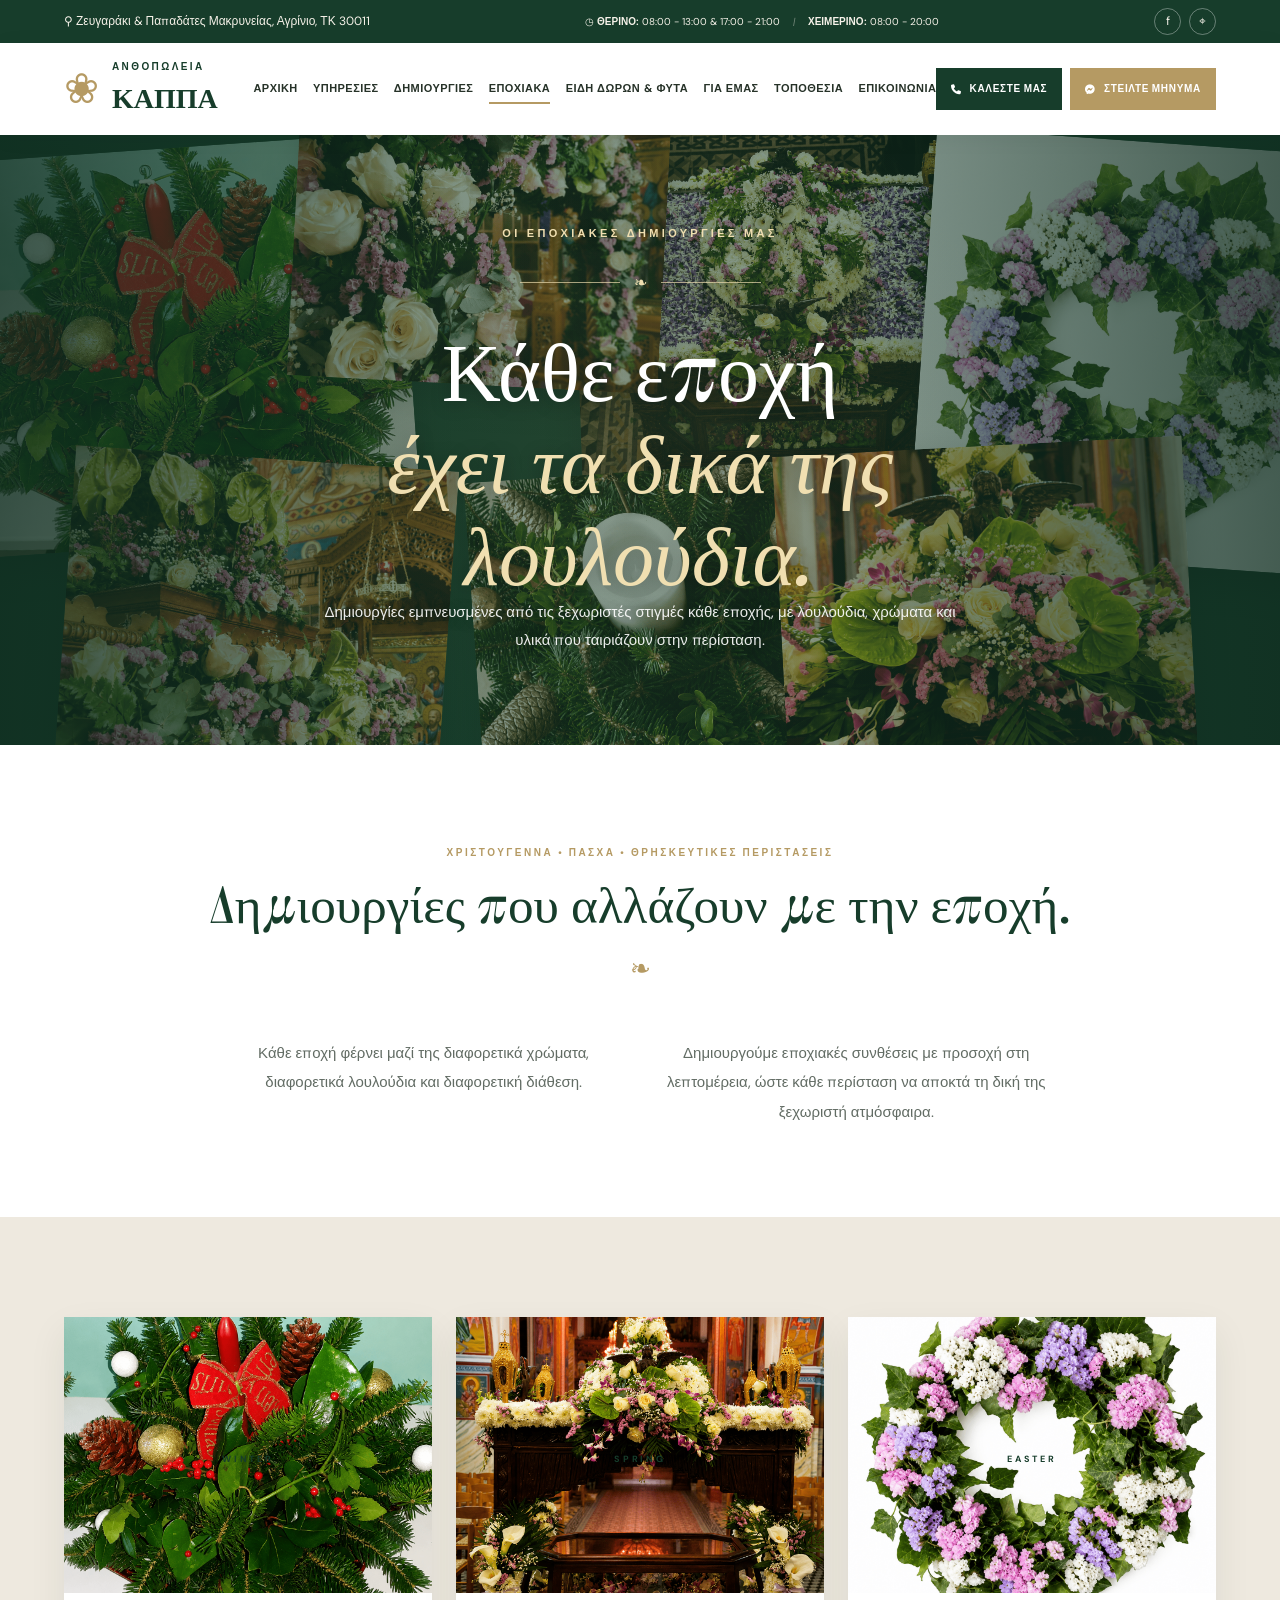
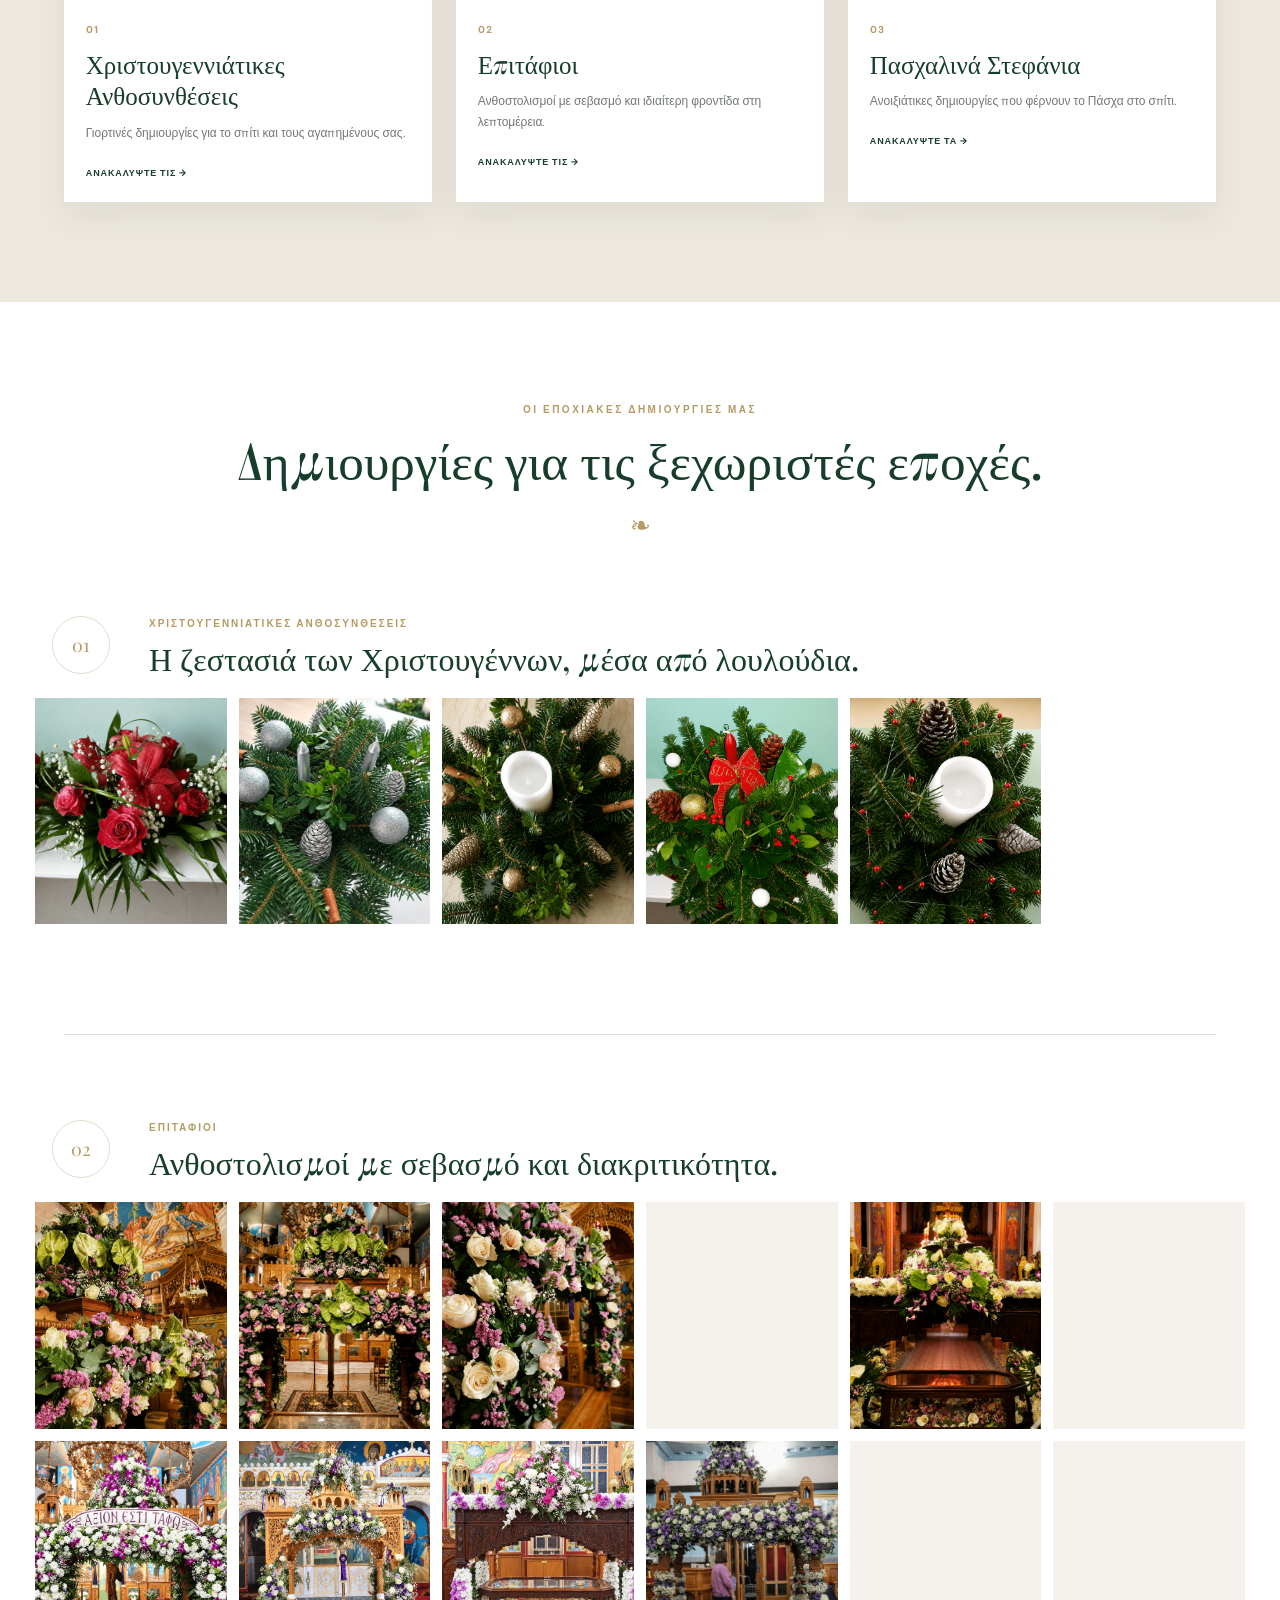
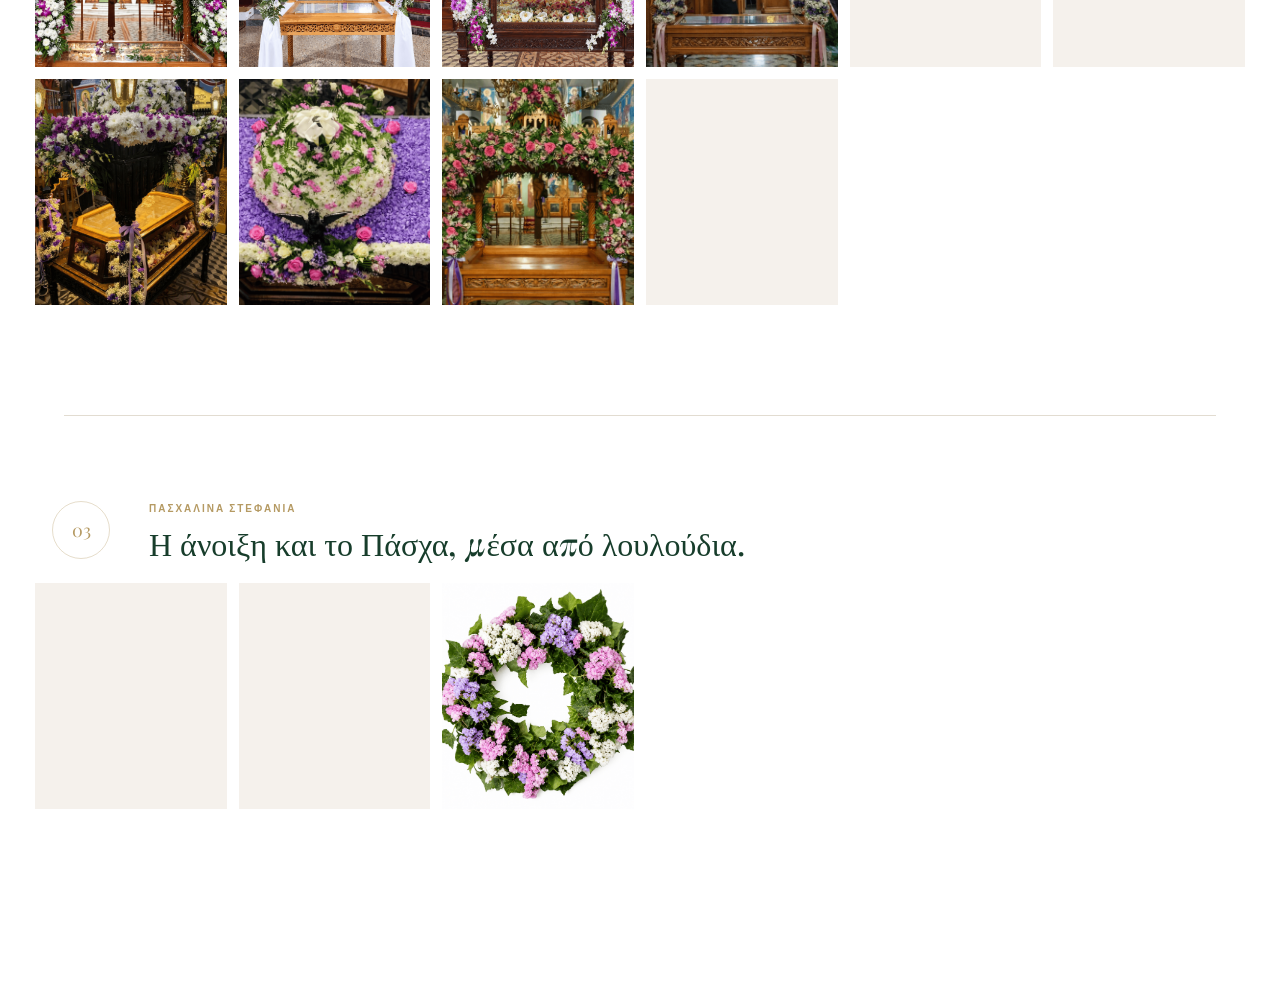
<file: seasonal.html>
<!doctype html>
<html lang="el">

<head>

    <meta charset="utf-8">

    <meta
        name="viewport"
        content="width=device-width, initial-scale=1"
    >

    <meta
        name="description"
        content="Ανθοπωλεία Κάππα — εποχιακές ανθοσυνθέσεις, Χριστουγεννιάτικες δημιουργίες, Επιτάφιοι και Πασχαλινά στεφάνια."
    >

    <title>
        Εποχιακά | Ανθοπωλεία Κάππα
    </title>

    <link rel="preconnect" href="https://fonts.googleapis.com">

    <link
        rel="preconnect"
        href="https://fonts.gstatic.com"
        crossorigin
    >

    <link
        href="https://fonts.googleapis.com/css2?family=DM+Sans:wght@400;500;600;700&family=Playfair+Display:ital,wght@0,500;0,600;1,500&display=swap"
        rel="stylesheet"
    >
    
    <link
        rel="stylesheet"
        href="https://cdnjs.cloudflare.com/ajax/libs/font-awesome/6.5.2/css/all.min.css"
    >

    
    <link rel="stylesheet" href="style.css">
    <link rel="stylesheet" href="seasonal.css">

</head>


<body>

<!-- =====================================================
     TOP BAR
     ===================================================== -->

<div class="topbar">

    <div>
        ⚲ Ζευγαράκι &amp; Παπαδάτες Μακρυνείας,
        Αγρίνιο, ΤΚ 30011
    </div>

    <div class="hours">

        ◷

        <b>ΘΕΡΙΝΟ:</b>
        08:00 - 13:00 &amp; 17:00 - 21:00

        <i>|</i>

        <b>ΧΕΙΜΕΡΙΝΟ:</b>
        08:00 - 20:00

    </div>

    <div class="social">

        <a
            href="https://www.facebook.com/anthopoleia.kappa?locale=el_GR"
            target="_blank"
            rel="noopener"
            aria-label="Facebook"
        >
            f
        </a>

        <a
            href="contact.html"
            aria-label="Επικοινωνία"
        >
            ⌖
        </a>

    </div>

</div>

<!-- =====================================================
     HEADER
     ===================================================== -->

<header class="header">

    <a
        class="logo"
        href="index.html"
        aria-label="Ανθοπωλεία Κάππα - Αρχική"
    >

        <span class="flower-logo">
            ❀
        </span>

        <span>

            <small>
                ΑΝΘΟΠΩΛΕΙΑ
            </small>

            <strong>
                ΚΑΠΠΑ
            </strong>

        </span>

    </a>


    <button
        class="menu"
        aria-label="Μενού"
        aria-expanded="false"
        type="button"
    >
        ☰
    </button>

    <!-- =================================================
         NAVIGATION
         ================================================= -->

    <nav id="mainNav">

        <a href="index.html">
            ΑΡΧΙΚΗ
        </a>


        <!-- ΥΠΗΡΕΣΙΕΣ -->

        <div class="nav-item has-dropdown">

            <div class="nav-parent">

                <a href="services.html">
                    ΥΠΗΡΕΣΙΕΣ
                </a>

            </div>

            <div class="dropdown">

                <a href="services.html#weddings">
                    ΣΤΟΛΙΣΜΟΙ ΓΑΜΩΝ
                </a>

                <a href="services.html#baptisms">
                    ΣΤΟΛΙΣΜΟΙ ΒΑΠΤΙΣΕΩΝ
                </a>

                <a href="services.html#wedding-baptism">
                    ΣΤΟΛΙΣΜΟΙ ΓΑΜΟΥ &amp; ΒΑΠΤΙΣΗΣ
                </a>

                <a href="services.html#epitaphs">
                    ΣΤΟΛΙΣΜΟΙ ΕΠΙΤΑΦΙΩΝ
                </a>

            </div>

        </div>

        <!-- ΔΗΜΙΟΥΡΓΙΕΣ -->

        <div class="nav-item has-dropdown">

            <div class="nav-parent">

                <a href="creations.html">
                    ΔΗΜΙΟΥΡΓΙΕΣ
                </a>

            </div>

            <div class="dropdown">

                <a href="creations.html#bouquets">
                    ΑΝΘΟΔΕΣΜΕΣ
                </a>

                <a href="creations.html#arrangements">
                    ΑΝΘΟΣΥΝΘΕΣΕΙΣ
                </a>

                <a href="creations.html#columns">
                    ΑΝΘΟΣΤΗΛΕΣ
                </a>

                <a href="creations.html#religious-festivals">
                    ΘΡΗΣΚΕΥΤΙΚΕΣ ΠΑΝΗΓΥΡΕΙΣ
                </a>

                <a href="creations.html#icons">
                    ΣΤΟΛΙΣΜΟΙ ΕΙΚΟΝΩΝ
                </a>

                <a href="creations.html#plant-baskets">
                    ΚΑΛΑΘΙΑ ΜΕ ΦΥΤΑ
                </a>

                <a href="creations.html#gift-baskets">
                    ΚΑΛΑΘΙΑ ΜΕ ΦΥΤΑ &amp; ΔΩΡΑ
                </a>

                <a href="creations.html#birthdays">
                    ΜΠΟΥΚΕΤΑ ΓΙΑ ΓΕΝΕΘΛΙΑ/ΓΕΝΝΗΣΕΙΣ/ΕΠΕΤΕΙΟΥΣ
                </a>

            </div>

        </div>

        <!-- ΕΠΟΧΙΑΚΑ -->

        <div class="nav-item has-dropdown">

            <div class="nav-parent">

                <a
                    href="seasonal.html"
                    class="active"
                >
                    ΕΠΟΧΙΑΚΑ
                </a>

            </div>

            <div class="dropdown">

                <a href="seasonal.html#christmas">
                    ΧΡΙΣΤΟΥΓΕΝΝΙΑΤΙΚΕΣ ΑΝΘΟΣΥΝΘΕΣΕΙΣ
                </a>

                <a href="seasonal.html#epitaphs">
                    ΕΠΙΤΑΦΙΟΙ
                </a>

                <a href="seasonal.html#easter">
                    ΠΑΣΧΑΛΙΝΑ ΣΤΕΦΑΝΙΑ
                </a>

            </div>

        </div>


        <!-- ΕΙΔΗ ΔΩΡΩΝ & ΦΥΤΑ -->

        <div class="nav-item has-dropdown">

            <div class="nav-parent">

                <a href="gifts-plants.html">
                    ΕΙΔΗ ΔΩΡΩΝ &amp; ΦΥΤΑ
                </a>

            </div>

            <div class="dropdown">

                <a href="gifts-plants.html#gifts">
                    ΕΙΔΗ ΔΩΡΩΝ
                </a>

                <a href="gifts-plants.html#plants">
                    ΦΥΤΑ &amp; ΓΛΑΣΤΡΕΣ
                </a>

                <a href="gifts-plants.html#gift-baskets">
                    ΚΑΛΑΘΙΑ ΜΕ ΦΥΤΑ &amp; ΔΩΡΑ
                </a>

                <a href="gifts-plants.html#memory-cemetery">
                    ΕΙΔΗ ΜΝΗΜΗΣ &amp; ΚΟΙΜΗΤΗΡΙΟΥ
                </a>

            </div>

        </div>

        <a href="index.html#about">
            ΓΙΑ ΕΜΑΣ
        </a>

        <a href="index.html#location">
            ΤΟΠΟΘΕΣΙΑ
        </a>

        <a href="index.html#contact">
            ΕΠΙΚΟΙΝΩΝΙΑ
        </a>

    </nav>

    <div class="cta-buttons">

        <a
            href="tel:+302635051011"
            class="cta-primary"
            aria-label="Καλέστε μας"
        >
            <i class="fa-solid fa-phone"></i>
            <span>ΚΑΛΕΣΤΕ ΜΑΣ</span>
        </a>

        <a
            href="https://m.me/anthopoleia.kappa"
            class="cta-secondary"
            target="_blank"
            rel="noopener"
            aria-label="Στείλε μήνυμα"
        >
            <i class="fa-brands fa-facebook-messenger"></i>
            <span>ΣΤΕΙΛΤΕ ΜΗΝΥΜΑ</span>
        </a>

    </div>

</header>

<main>

<!-- =====================================================
     HERO
     ===================================================== -->

<section class="seasonal-hero">

    <div class="seasonal-collage">

        <div class="collage-photo collage-photo-1">
            <img
                src="images/fotos/foto-1.png"
                alt="Εποχιακή ανθοσύνθεση Ανθοπωλεία Κάππα" decoding="async">
        </div>

        <div class="collage-photo collage-photo-2">
            <img
                src="images/fotos/foto-2.png"
                alt="Εποχιακή ανθοσύνθεση Ανθοπωλεία Κάππα" decoding="async">
        </div>

        <div class="collage-photo collage-photo-3">
            <img
                src="images/fotos/foto-3.png"
                alt="Εποχιακή ανθοσύνθεση Ανθοπωλεία Κάππα" decoding="async">
        </div>

        <div class="collage-photo collage-photo-4">
            <img
                src="images/fotos/foto-4.png"
                alt="Εποχιακή ανθοσύνθεση Ανθοπωλεία Κάππα" decoding="async">
        </div>

        <div class="collage-photo collage-photo-5">
            <img
                src="images/fotos/foto-5.png"
                alt="Εποχιακή ανθοσύνθεση Ανθοπωλεία Κάππα" decoding="async">
        </div>

        <div class="collage-photo collage-photo-6">
            <img
                src="images/fotos/foto-6.png"
                alt="Εποχιακή ανθοσύνθεση Ανθοπωλεία Κάππα" decoding="async">
        </div>

        <div class="collage-photo collage-photo-7">
            <img
                src="images/fotos/foto-7.png"
                alt="Εποχιακή ανθοσύνθεση Ανθοπωλεία Κάππα" decoding="async">
        </div>

    </div>

    <div class="seasonal-collage-overlay"></div>

    <div class="seasonal-hero-content">

        <p>
            ΟΙ ΕΠΟΧΙΑΚΕΣ ΔΗΜΙΟΥΡΓΙΕΣ ΜΑΣ
        </p>

        <div class="hero-rule">

            <span></span>

            ❧

            <span></span>

        </div>

        <h1>
            Κάθε εποχή<br>
            <em>έχει τα δικά της λουλούδια.</em>
        </h1>

        <div class="hero-intro">

            Δημιουργίες εμπνευσμένες από
            τις ξεχωριστές στιγμές κάθε εποχής,
            με λουλούδια, χρώματα και υλικά
            που ταιριάζουν στην περίσταση.

        </div>

    </div>

</section>



<!-- =====================================================
     INTRO
     ===================================================== -->

<section class="seasonal-intro section">

    <div class="section-title">

        <p>
            ΧΡΙΣΤΟΥΓΕΝΝΑ • ΠΑΣΧΑ • ΘΡΗΣΚΕΥΤΙΚΕΣ ΠΕΡΙΣΤΑΣΕΙΣ
        </p>

        <h2>
            Δημιουργίες που αλλάζουν με την εποχή.
        </h2>

        <div class="title-decoration">
            ❧
        </div>

    </div>


    <div class="intro-text">

        <p>

            Κάθε εποχή φέρνει μαζί της
            διαφορετικά χρώματα, διαφορετικά
            λουλούδια και διαφορετική διάθεση.

        </p>

        <p>

            Δημιουργούμε εποχιακές συνθέσεις
            με προσοχή στη λεπτομέρεια,
            ώστε κάθε περίσταση να αποκτά
            τη δική της ξεχωριστή ατμόσφαιρα.

        </p>

    </div>

</section>

<!-- =====================================================
     SEASONAL SELECTOR
     ===================================================== -->

<section class="seasonal-selector">

    <div class="section">

        <div class="season-cards">


            <!-- CHRISTMAS -->

            <a
                href="#christmas"
                class="season-card christmas-card"
            >

                <div class="season-card-art">

                    <img
                        src="images/christmas/xristougenniatiki-anthosynthesi-4.png"
                        alt="Χριστουγεννιάτικη ανθοσύνθεση" loading="lazy" decoding="async">

                    <div class="season-card-art-overlay"></div>

                    <small>
                        WINTER
                    </small>

                </div>

                <div class="season-card-content">

                    <span class="number">
                        01
                    </span>

                    <h3>
                        Χριστουγεννιάτικες
                        Ανθοσυνθέσεις
                    </h3>

                    <p>
                        Γιορτινές δημιουργίες
                        για το σπίτι και τους
                        αγαπημένους σας.
                    </p>

                    <span class="season-link">
                        ΑΝΑΚΑΛΥΨΤΕ ΤΙΣ →
                    </span>

                </div>

            </a>



            <!-- EPITAPHS -->

            <a
                href="#epitaphs"
                class="season-card epitaph-card"
            >

                <div class="season-card-art">

                    <img
                        src="images/epitaphs/epitaph-5.png"
                        alt="Ανθοστολισμός Επιταφίου" loading="lazy" decoding="async">

                    <div class="season-card-art-overlay"></div>

                    <small>
                        SPRING
                    </small>

                </div>

                <div class="season-card-content">

                    <span class="number">
                        02
                    </span>

                    <h3>
                        Επιτάφιοι
                    </h3>

                    <p>
                        Ανθοστολισμοί με σεβασμό
                        και ιδιαίτερη φροντίδα
                        στη λεπτομέρεια.
                    </p>

                    <span class="season-link">
                        ΑΝΑΚΑΛΥΨΤΕ ΤΙΣ →
                    </span>

                </div>

            </a>

            <!-- EASTER -->

            <a
                href="#easter"
                class="season-card easter-card"
            >

                <div class="season-card-art">

                    <img
                        src="images/easter/pashalino-stefani-3.png"
                        alt="Πασχαλινό στεφάνι" loading="lazy" decoding="async">

                    <div class="season-card-art-overlay"></div>

                    <small>
                        EASTER
                    </small>

                </div>

                <div class="season-card-content">

                    <span class="number">
                        03
                    </span>

                    <h3>
                        Πασχαλινά
                        Στεφάνια
                    </h3>

                    <p>
                        Ανοιξιάτικες δημιουργίες
                        που φέρνουν το Πάσχα
                        στο σπίτι.
                    </p>

                    <span class="season-link">
                        ΑΝΑΚΑΛΥΨΤΕ ΤΑ →
                    </span>

                </div>

            </a>

        </div>

    </div>

</section>

<!-- =====================================================
     SEASONAL GALLERY
     ===================================================== -->

<section class="seasonal-gallery section">


    <div class="section-title">

        <p>
            ΟΙ ΕΠΟΧΙΑΚΕΣ ΔΗΜΙΟΥΡΓΙΕΣ ΜΑΣ
        </p>

        <h2>
            Δημιουργίες για τις ξεχωριστές εποχές.
        </h2>

        <div class="title-decoration">
            ❧
        </div>

    </div>

    <!-- =================================================
         CHRISTMAS
         ================================================= -->

<article
    id="christmas"
    class="season-block christmas-block"
>

    <div class="season-heading">

        <div class="season-number">
            01
        </div>

        <div>

            <p>
                ΧΡΙΣΤΟΥΓΕΝΝΙΑΤΙΚΕΣ ΑΝΘΟΣΥΝΘΕΣΕΙΣ
            </p>

            <h3>
                Η ζεστασιά των Χριστουγέννων,
                μέσα από λουλούδια.
            </h3>

        </div>

    </div>

    <div class="season-gallery-grid">

        <!-- Χριστουγεννιάτικη ανθοσύνθεση 1 -->

        <div class="season-photo">

            <img
                src="images/christmas/xristougenniatiki-anthosynthesi-1.png"
                alt="Χριστουγεννιάτικη ανθοσύνθεση με λουλούδια και γιορτινά στοιχεία"
                loading="lazy" decoding="async">

        </div>


        <!-- Χριστουγεννιάτικη ανθοσύνθεση 2 -->

        <div class="season-photo">

            <img
                src="images/christmas/xristougenniatiki-anthosynthesi-2.png"
                alt="Χριστουγεννιάτικη ανθοσύνθεση για το σπίτι"
                loading="lazy" decoding="async">

        </div>


        <!-- Χριστουγεννιάτικη ανθοσύνθεση 3 -->

        <div class="season-photo">

            <img
                src="images/christmas/xristougenniatiki-anthosynthesi-3.png"
                alt="Γιορτινή χριστουγεννιάτικη ανθοσύνθεση"
                loading="lazy" decoding="async">

        </div>


        <!-- Χριστουγεννιάτικη ανθοσύνθεση 4 -->

        <div class="season-photo">

            <img
                src="images/christmas/xristougenniatiki-anthosynthesi-4.png"
                alt="Χριστουγεννιάτικη ανθοσύνθεση με φυσικά υλικά"
                loading="lazy" decoding="async">

        </div>


        <!-- Χριστουγεννιάτικη ανθοσύνθεση 5 -->

        <div class="season-photo">

            <img
                src="images/christmas/xristougenniatiki-anthosynthesi-5.png"
                alt="Χριστουγεννιάτικη ανθοσύνθεση για δώρο"
                loading="lazy" decoding="async">

        </div>

    </div>
    
</article>

    <!-- =================================================
         EPITAPHS
         ================================================= -->

    <article
        id="epitaphs"
        class="season-block epitaph-block"
    >

        <div class="season-heading">

            <div class="season-number">
                02
            </div>

            <div>

                <p>
                    ΕΠΙΤΑΦΙΟΙ
                </p>

                <h3>
                    Ανθοστολισμοί με σεβασμό
                    και διακριτικότητα.
                </h3>

            </div>

        </div>


        <div class="season-gallery-grid">

            <div class="season-photo">
                <img
                    src="images/epitaphs/epitaph-1.png"
                    alt="Ανθοστολισμός Επιταφίου 1"
                    loading="lazy" decoding="async">
            </div>

            <div class="season-photo">
                <img
                    src="images/epitaphs/epitaph-2.png"
                    alt="Ανθοστολισμός Επιταφίου 2"
                    loading="lazy" decoding="async">
            </div>

            <div class="season-photo">
                <img
                    src="images/epitaphs/epitaph-3.png"
                    alt="Ανθοστολισμός Επιταφίου 3"
                    loading="lazy" decoding="async">
            </div>

            <div class="season-photo">
                <img
                    src="images/epitaphs/epitaph-4.png"
                    alt="Ανθοστολισμός Επιταφίου 4"
                    loading="lazy" decoding="async">
            </div>

            <div class="season-photo">
                <img
                    src="images/epitaphs/epitaph-5.png"
                    alt="Ανθοστολισμός Επιταφίου 5"
                    loading="lazy" decoding="async">
            </div>

            <div class="season-photo">
                <img
                    src="images/epitaphs/epitaph-6.png"
                    alt="Ανθοστολισμός Επιταφίου 6"
                    loading="lazy" decoding="async">
            </div>

            <div class="season-photo">
                <img
                    src="images/epitaphs/epitaph-7.png"
                    alt="Ανθοστολισμός Επιταφίου 7"
                    loading="lazy" decoding="async">
            </div>

            <div class="season-photo">
                <img
                    src="images/epitaphs/epitaph-8.png"
                    alt="Ανθοστολισμός Επιταφίου 8"
                    loading="lazy" decoding="async">
            </div>

            <div class="season-photo">
                <img
                    src="images/epitaphs/epitaph-9.png"
                    alt="Ανθοστολισμός Επιταφίου 9"
                    loading="lazy" decoding="async">
            </div>

            <div class="season-photo">
                <img
                    src="images/epitaphs/epitaph-10.png"
                    alt="Ανθοστολισμός Επιταφίου 10"
                    loading="lazy" decoding="async">
            </div>

            <div class="season-photo">
                <img
                    src="images/epitaphs/epitaph-11.png"
                    alt="Ανθοστολισμός Επιταφίου 11"
                    loading="lazy" decoding="async">
            </div>

            <div class="season-photo">
                <img
                    src="images/epitaphs/epitaph-12.png"
                    alt="Ανθοστολισμός Επιταφίου 12"
                    loading="lazy" decoding="async">
            </div>

            <div class="season-photo">
                <img
                    src="images/epitaphs/epitaph-13.png"
                    alt="Ανθοστολισμός Επιταφίου 13"
                    loading="lazy" decoding="async">
            </div>

            <div class="season-photo">
                <img
                    src="images/epitaphs/epitaph-14.png"
                    alt="Ανθοστολισμός Επιταφίου 14"
                    loading="lazy" decoding="async">
            </div>

            <div class="season-photo">
                <img
                    src="images/epitaphs/epitaph-15.png"
                    alt="Ανθοστολισμός Επιταφίου 15"
                    loading="lazy" decoding="async">
            </div>

            <div class="season-photo">
                <img
                    src="images/epitaphs/epitaph-16.png"
                    alt="Ανθοστολισμός Επιταφίου 16"
                    loading="lazy" decoding="async">
                </div>

        </div>

    </article>

    <!-- =================================================
         EASTER
         ================================================= -->

    <article
        id="easter"
        class="season-block easter-block"
    >

        <div class="season-heading">

            <div class="season-number">
                03
            </div>

                <div>

                    <p>
                        ΠΑΣΧΑΛΙΝΑ ΣΤΕΦΑΝΙΑ
                    </p>

                    <h3>
                        Η άνοιξη και το Πάσχα,
                        μέσα από λουλούδια.
                    </h3>

                </div>

            </div>

            <div class="season-gallery-grid">

                <!-- Πασχαλινό στεφάνι 1 -->

                <div class="season-photo">

                    <img
                        src="images/easter/pashalino-stefani-1.png"
                        alt="Πασχαλινό στεφάνι με λουλούδια και ανοιξιάτικα στοιχεία"
                        loading="lazy" decoding="async">

                </div>


                <!-- Πασχαλινό στεφάνι 2 -->

                <div class="season-photo">

                    <img
                        src="images/easter/pashalino-stefani-2.png"
                        alt="Πασχαλινό στεφάνι για την πόρτα"
                        loading="lazy" decoding="async">

                </div>


                <!-- Πασχαλινό στεφάνι 3 -->

                <div class="season-photo">

                    <img
                        src="images/easter/pashalino-stefani-3.png"
                        alt="Ανοιξιάτικο πασχαλινό στεφάνι με φυσικά υλικά"
                        loading="lazy" decoding="async">

                </div>

            </div>

    </article>


</section>


</main>

<script>

const menu = document.querySelector(".menu");
const nav = document.querySelector(".header nav");


/* =====================================================
   MOBILE MAIN MENU
   ===================================================== */

if (menu && nav) {

    menu.addEventListener("click", () => {

        const open =
            nav.classList.toggle("open");

        menu.setAttribute(
            "aria-expanded",
            open ? "true" : "false"
        );

        menu.textContent =
            open ? "✕" : "☰";

    });


    nav.querySelectorAll("a").forEach(link => {

        link.addEventListener("click", () => {

            if (
                link.closest(".dropdown")
            ) {

                nav.classList.remove("open");

                menu.setAttribute(
                    "aria-expanded",
                    "false"
                );

                menu.textContent = "☰";

            }

        });

    });

}

/* =====================================================
   DROPDOWNS
   ===================================================== */

const dropdownToggles =
    document.querySelectorAll(".dropdown-toggle");


dropdownToggles.forEach(toggle => {

    toggle.addEventListener("click", function(e) {

        e.preventDefault();
        e.stopPropagation();

        const parent =
            this.closest(".nav-item");

        const isOpen =
            parent.classList.contains("dropdown-open");


        document
            .querySelectorAll(".nav-item.dropdown-open")
            .forEach(item => {

                if (item !== parent) {

                    item.classList.remove(
                        "dropdown-open"
                    );

                    const button =
                        item.querySelector(
                            ".dropdown-toggle"
                        );

                    if (button) {

                        button.setAttribute(
                            "aria-expanded",
                            "false"
                        );

                    }

                }

            });


        parent.classList.toggle(
            "dropdown-open",
            !isOpen
        );


        this.setAttribute(
            "aria-expanded",
            !isOpen ? "true" : "false"
        );

    });

});

/* =====================================================
   CLICK OUTSIDE
   ===================================================== */

document.addEventListener("click", function(e) {

    if (
        !e.target.closest(
            ".nav-item.has-dropdown"
        )
    ) {

        document
            .querySelectorAll(
                ".nav-item.dropdown-open"
            )
            .forEach(item => {

                item.classList.remove(
                    "dropdown-open"
                );

                const button =
                    item.querySelector(
                        ".dropdown-toggle"
                    );

                if (button) {

                    button.setAttribute(
                        "aria-expanded",
                        "false"
                    );

                }

            });

    }

});

/* =====================================================
   CLOSE MOBILE MENU ON RESIZE
   ===================================================== */

window.addEventListener("resize", () => {

    if (
        window.innerWidth > 800 &&
        nav
    ) {

        nav.classList.remove("open");

        if (menu) {

            menu.setAttribute(
                "aria-expanded",
                "false"
            );

            menu.textContent = "☰";

        }

    }

});

</script>

</body>

</html>
</file>
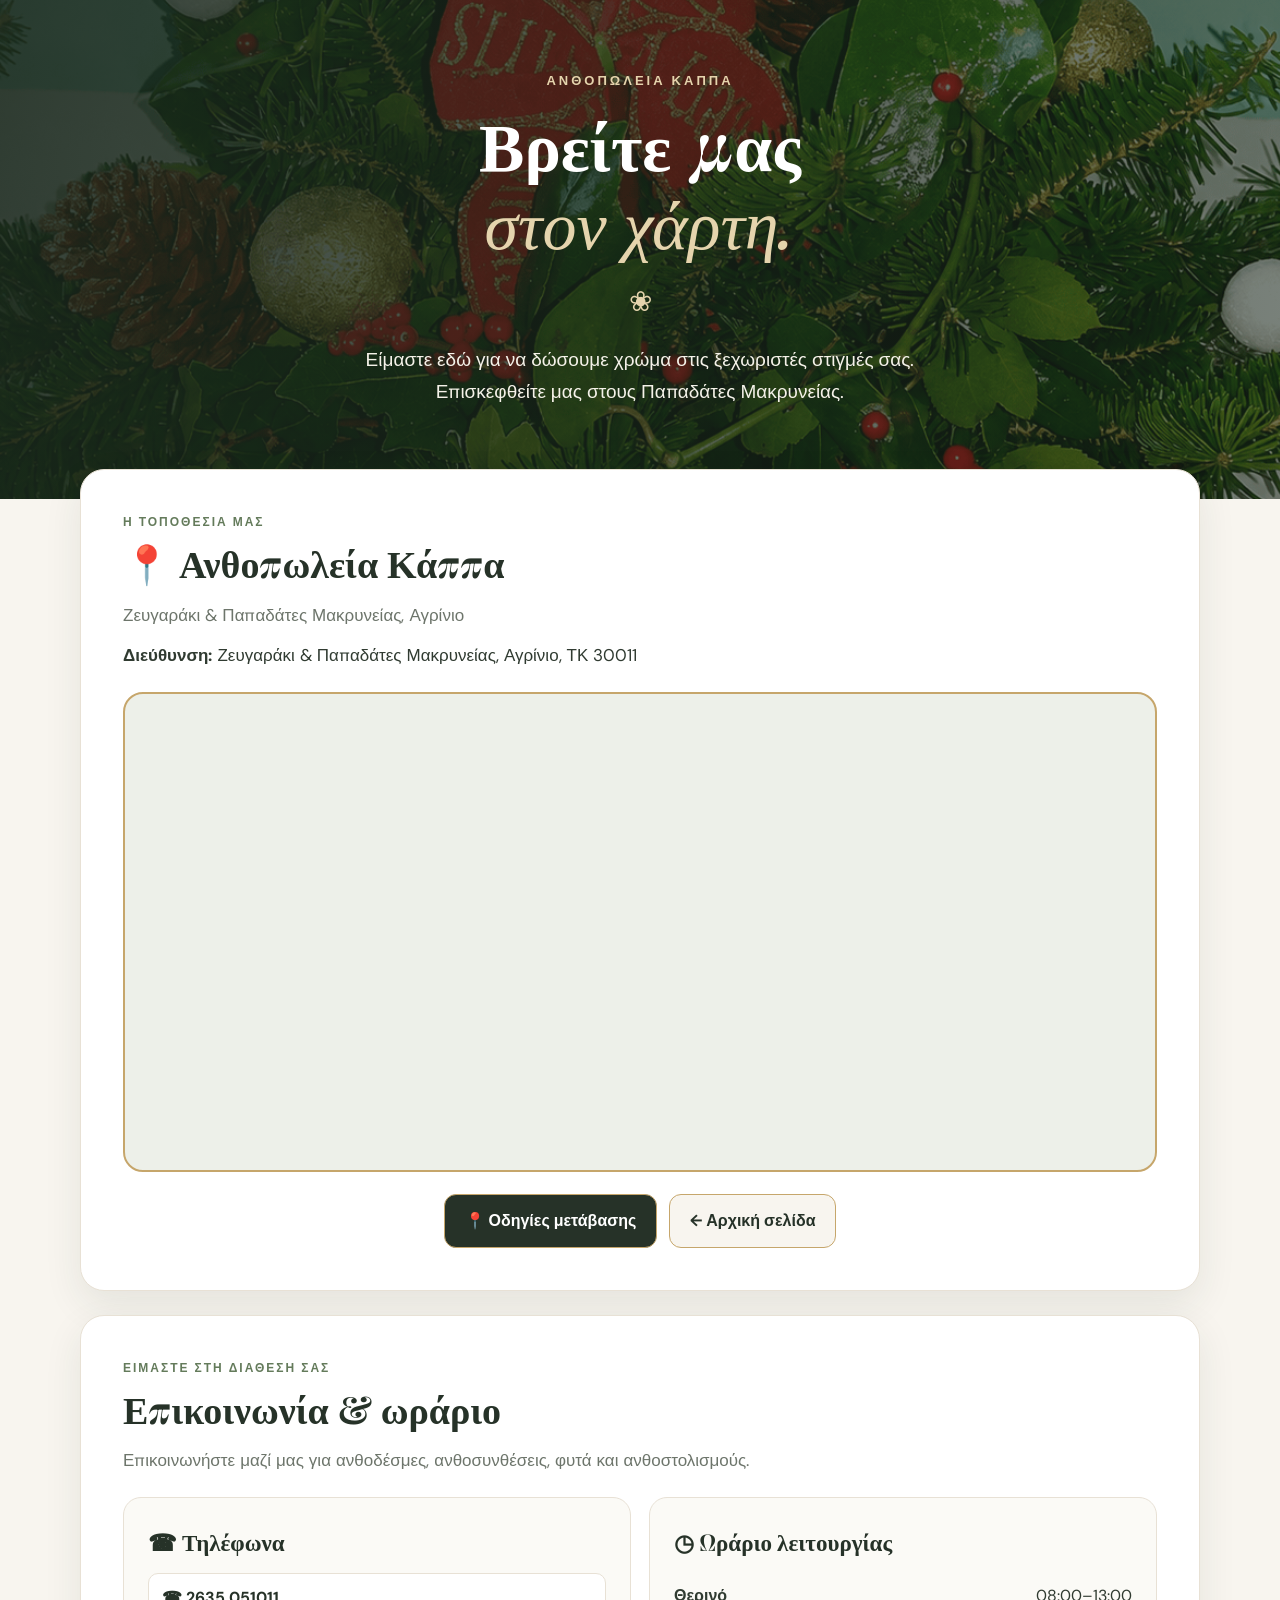
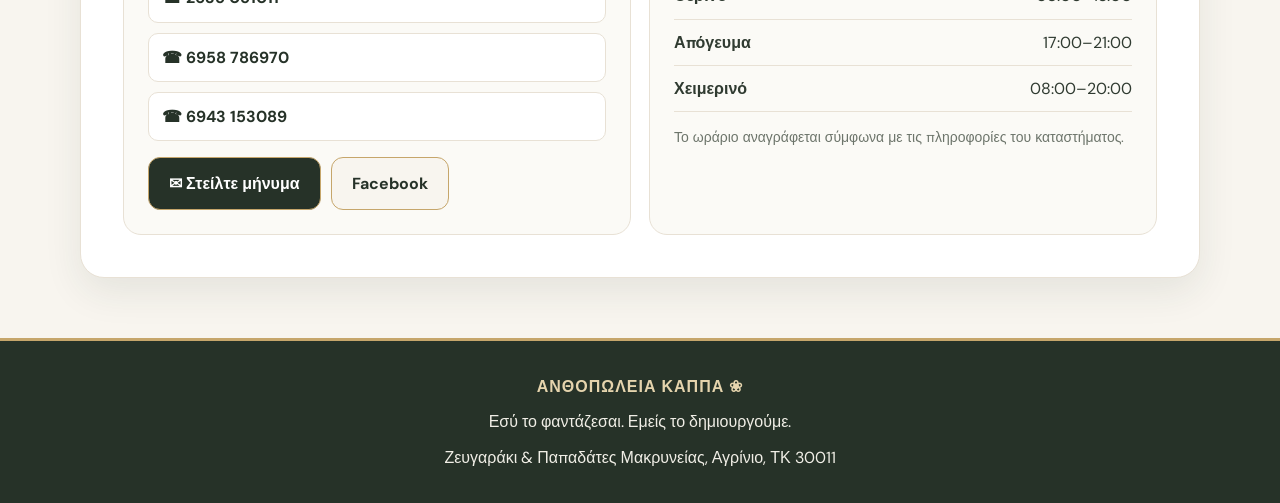
<file: topothesia.html>
<!doctype html>
<html lang="el">

<head>
    <meta charset="utf-8">
    <meta name="viewport" content="width=device-width, initial-scale=1">
    <meta name="theme-color" content="#f8f5ef">

    <meta
        name="description"
        content="Βρείτε τα Ανθοπωλεία Κάππα στους Παπαδάτες Μακρυνείας, στο Αγρίνιο. Δείτε τη διεύθυνση, τον χάρτη και τα στοιχεία επικοινωνίας."
    >

    <title>Τοποθεσία | Ανθοπωλεία Κάππα</title>

    <link rel="preconnect" href="https://fonts.googleapis.com">

    <link
        rel="preconnect"
        href="https://fonts.gstatic.com"
        crossorigin
    >

    <link
        href="https://fonts.googleapis.com/css2?family=DM+Sans:wght@400;500;600;700;800&family=Playfair+Display:wght@500;600;700&display=swap"
        rel="stylesheet"
    >

    <style>
        :root {
            --green: #263228;
            --green2: #435b45;
            --green3: #647b5b;
            --cream: #f8f5ef;
            --white: #fff;
            --gold: #c6a66b;
            --gold-light: #e5d4ad;
            --text: #303b31;
            --muted: #6d756b;
            --line: #e8e1d5;
            --shadow: 0 14px 38px rgba(38, 50, 40, .09);
        }

        * {
            box-sizing: border-box;
        }

        html {
            scroll-behavior: smooth;
            -webkit-text-size-adjust: 100%;
        }

        body {
            margin: 0;
            font-family: "DM Sans", Arial, sans-serif;
            color: var(--text);
            background: var(--cream);
            line-height: 1.7;
            overflow-wrap: break-word;
        }

        img {
            display: block;
            max-width: 100%;
        }

        a {
            color: inherit;
            -webkit-tap-highlight-color: transparent;
        }

        .hero {
            position: relative;
            isolation: isolate;
            overflow: hidden;
            color: var(--white);
            background: var(--green);
        }

        .hero::before {
            content: "";
            position: absolute;
            z-index: -2;
            inset: 0;
            background:
                linear-gradient(
                    90deg,
                    rgba(25, 39, 28, .88),
                    rgba(25, 39, 28, .58)
                ),
                url("images/fotos/foto-1.png") center 45% / cover no-repeat;
            transform: scale(1.02);
        }

        .hero-inner {
            width: min(1120px, 92%);
            margin: auto;
            padding: 70px 0 90px;
            text-align: center;
        }

        .brand {
            margin: 0 0 12px;
            color: var(--gold-light);
            font-size: 13px;
            font-weight: 800;
            letter-spacing: 3px;
        }

        .hero h1 {
            margin: 0;
            font-family: "Playfair Display", Georgia, serif;
            font-size: clamp(38px, 6vw, 68px);
            font-weight: 600;
            line-height: 1.15;
        }

        .hero h1 em {
            color: var(--gold-light);
            font-weight: 500;
        }

        .hero-description {
            max-width: 650px;
            margin: 18px auto 0;
            color: #f5f2e9;
            font-size: clamp(16px, 2vw, 19px);
        }

        .ornament {
            margin: 18px 0;
            color: var(--gold-light);
            font-size: 28px;
        }

        .wrap {
            width: min(1120px, 92%);
            margin: -30px auto 60px;
            position: relative;
        }

        .panel {
            margin-bottom: 24px;
            padding: clamp(22px, 4vw, 42px);
            background: var(--white);
            border: 1px solid var(--line);
            border-radius: 24px;
            box-shadow: var(--shadow);
        }

        .section-label {
            margin: 0 0 7px;
            color: var(--green3);
            font-size: 12px;
            font-weight: 800;
            letter-spacing: 2px;
            text-transform: uppercase;
        }

        h2 {
            margin: 0 0 14px;
            color: var(--green);
            font-family: "Playfair Display", Georgia, serif;
            font-size: clamp(27px, 4vw, 38px);
            line-height: 1.25;
        }

        .lead {
            margin: 0 0 12px;
            color: var(--muted);
            font-size: 17px;
        }

        .address {
            margin: 12px 0 20px;
            font-size: 17px;
        }

        .map-frame {
            width: 100%;
            height: 480px;
            margin-top: 22px;
            overflow: hidden;
            background: #edf0e9;
            border: 2px solid var(--gold);
            border-radius: 20px;
        }

        .map-frame iframe {
            display: block;
            width: 100%;
            height: 100%;
            border: 0;
        }

        .actions {
            display: flex;
            flex-wrap: wrap;
            justify-content: center;
            gap: 12px;
            margin-top: 22px;
        }

        .btn {
            display: inline-flex;
            align-items: center;
            justify-content: center;
            gap: 9px;
            min-height: 48px;
            padding: 12px 20px;
            color: var(--white);
            background: var(--green);
            border: 1px solid var(--gold);
            border-radius: 12px;
            font-weight: 700;
            text-align: center;
            text-decoration: none;
            transition: transform .2s, background .2s;
        }

        .btn:hover {
            color: var(--white);
            background: var(--green2);
            transform: translateY(-2px);
        }

        .btn-light {
            color: var(--green);
            background: var(--cream);
        }

        .btn-light:hover {
            color: var(--green);
            background: #eee7da;
        }

        .info-grid {
            display: grid;
            grid-template-columns: repeat(2, minmax(0, 1fr));
            gap: 18px;
            margin-top: 22px;
        }

        .info-card {
            min-width: 0;
            padding: 24px;
            background: #fbfaf6;
            border: 1px solid var(--line);
            border-radius: 18px;
        }

        .info-card h3 {
            margin: 0 0 12px;
            color: var(--green);
            font-family: "Playfair Display", Georgia, serif;
            font-size: 23px;
        }

        .info-card p {
            margin: 7px 0;
        }

        .phone-list {
            display: grid;
            gap: 10px;
        }

        .phone-link {
            display: block;
            padding: 10px 13px;
            background: var(--white);
            border: 1px solid var(--line);
            border-radius: 10px;
            color: var(--green);
            font-weight: 700;
            text-decoration: none;
        }

        .phone-link:hover {
            border-color: var(--gold);
        }

        .hours-row {
            display: flex;
            justify-content: space-between;
            gap: 12px;
            padding: 9px 0;
            border-bottom: 1px solid var(--line);
        }

        .hours-row:last-child {
            border-bottom: 0;
        }

        .social-actions {
            display: flex;
            flex-wrap: wrap;
            gap: 10px;
            margin-top: 16px;
        }

        .footer {
            padding: 32px 18px;
            color: var(--white);
            background: var(--green);
            border-top: 3px solid var(--gold);
            text-align: center;
        }

        .footer strong {
            color: var(--gold-light);
            letter-spacing: 1px;
        }

        .footer p {
            margin: 8px 0 0;
            color: #f0eee6;
        }

        @media (max-width: 700px) {
            .hero-inner {
                padding: 55px 0 72px;
            }

            .brand {
                font-size: 11px;
                letter-spacing: 2px;
            }

            .wrap {
                width: 94%;
                margin-top: -22px;
            }

            .panel {
                border-radius: 19px;
            }

            .info-grid {
                grid-template-columns: minmax(0, 1fr);
            }

            .map-frame {
                height: 400px;
                border-radius: 15px;
            }

            .actions,
            .social-actions {
                flex-direction: column;
                align-items: stretch;
            }

            .btn {
                width: 100%;
            }

            .hours-row {
                flex-wrap: wrap;
            }
        }

        @media (max-width: 380px) {
            .map-frame {
                height: 340px;
            }

            .info-card {
                padding: 19px;
            }
        }

        @media (prefers-reduced-motion: reduce) {
            html {
                scroll-behavior: auto;
            }

            *,
            *::before,
            *::after {
                transition-duration: .01ms !important;
            }
        }
    </style>
</head>

<body>

<header class="hero">
    <div class="hero-inner">

        <p class="brand">ΑΝΘΟΠΩΛΕΙΑ ΚΑΠΠΑ</p>

        <h1>
            Βρείτε μας<br>
            <em>στον χάρτη.</em>
        </h1>

        <div class="ornament" aria-hidden="true">❀</div>

        <p class="hero-description">
            Είμαστε εδώ για να δώσουμε χρώμα
            στις ξεχωριστές στιγμές σας.
            Επισκεφθείτε μας στους Παπαδάτες Μακρυνείας.
        </p>

    </div>
</header>

<main class="wrap">

    <section class="panel">

        <p class="section-label">Η τοποθεσία μας</p>

        <h2>📍 Ανθοπωλεία Κάππα</h2>

        <p class="lead">
            Ζευγαράκι &amp; Παπαδάτες Μακρυνείας, Αγρίνιο
        </p>

        <p class="address">
            <strong>Διεύθυνση:</strong>
            Ζευγαράκι &amp; Παπαδάτες Μακρυνείας,
            Αγρίνιο, ΤΚ 30011
        </p>

        <div class="map-frame">
            <iframe
                title="Χάρτης τοποθεσίας Ανθοπωλείων Κάππα"
                src="https://maps.google.com/maps?q=%CE%91%CE%BD%CE%B8%CE%BF%CF%80%CE%BF%CE%BB%CE%B5%CE%AF%CE%B1%20%CE%9A%CE%AC%CF%80%CF%80%CE%B1%2C%20%CE%96%CE%B5%CF%85%CE%B3%CE%B1%CF%81%CE%AC%CE%BA%CE%B9%20%CE%BA%CE%B1%CE%B9%20%CE%A0%CE%B1%CF%80%CE%B1%CE%B4%CE%AC%CF%84%CE%B5%CF%82%20%CE%9C%CE%B1%CE%BA%CF%81%CF%85%CE%BD%CE%B5%CE%AF%CE%B1%CF%82%2C%20%CE%91%CE%B3%CF%81%CE%AF%CE%BD%CE%B9%CE%BF&output=embed"
                loading="lazy"
                referrerpolicy="no-referrer-when-downgrade"
                allowfullscreen>
            </iframe>
        </div>

        <div class="actions">

            <a
                class="btn"
                href="https://www.google.com/maps/dir/?api=1&amp;destination=%CE%96%CE%B5%CF%85%CE%B3%CE%B1%CF%81%CE%AC%CE%BA%CE%B9%20%CE%BA%CE%B1%CE%B9%20%CE%A0%CE%B1%CF%80%CE%B1%CE%B4%CE%AC%CF%84%CE%B5%CF%82%20%CE%9C%CE%B1%CE%BA%CF%81%CF%85%CE%BD%CE%B5%CE%AF%CE%B1%CF%82%2C%20%CE%91%CE%B3%CF%81%CE%AF%CE%BD%CE%B9%CE%BF%2C%2030011"
                target="_blank"
                rel="noopener noreferrer">
                📍 Οδηγίες μετάβασης
            </a>

            <a class="btn btn-light" href="index.html">
                ← Αρχική σελίδα
            </a>

        </div>

    </section>

    <section class="panel">

        <p class="section-label">Είμαστε στη διάθεσή σας</p>

        <h2>Επικοινωνία &amp; ωράριο</h2>

        <p class="lead">
            Επικοινωνήστε μαζί μας για ανθοδέσμες,
            ανθοσυνθέσεις, φυτά και ανθοστολισμούς.
        </p>

        <div class="info-grid">

            <div class="info-card">

                <h3>☎ Τηλέφωνα</h3>

                <div class="phone-list">

                    <a class="phone-link" href="tel:+302635051011">
                        ☎ 2635 051011
                    </a>

                    <a class="phone-link" href="tel:+306958786970">
                        ☎ 6958 786970
                    </a>

                    <a class="phone-link" href="tel:+306943153089">
                        ☎ 6943 153089
                    </a>

                </div>

                <div class="social-actions">

                    <a
                        class="btn"
                        href="https://m.me/anthopoleia.kappa"
                        target="_blank"
                        rel="noopener noreferrer">
                        ✉ Στείλτε μήνυμα
                    </a>

                    <a
                        class="btn btn-light"
                        href="https://www.facebook.com/anthopoleia.kappa?locale=el_GR"
                        target="_blank"
                        rel="noopener noreferrer">
                        Facebook
                    </a>

                </div>

            </div>

            <div class="info-card">

                <h3>◷ Ωράριο λειτουργίας</h3>

                <div class="hours-row">
                    <strong>Θερινό</strong>
                    <span>08:00–13:00</span>
                </div>

                <div class="hours-row">
                    <strong>Απόγευμα</strong>
                    <span>17:00–21:00</span>
                </div>

                <div class="hours-row">
                    <strong>Χειμερινό</strong>
                    <span>08:00–20:00</span>
                </div>

                <p style="margin-top:14px;color:var(--muted);font-size:14px">
                    Το ωράριο αναγράφεται σύμφωνα με τις
                    πληροφορίες του καταστήματος.
                </p>

            </div>

        </div>

    </section>

</main>

<footer class="footer">

    <strong>ΑΝΘΟΠΩΛΕΙΑ ΚΑΠΠΑ ❀</strong>

    <p>
        Εσύ το φαντάζεσαι. Εμείς το δημιουργούμε.
    </p>

    <p>
        Ζευγαράκι &amp; Παπαδάτες Μακρυνείας,
        Αγρίνιο, ΤΚ 30011
    </p>

</footer>

</body>
</html>
</file>
<file: style.css>
/* =========================================================
   RESET & GENERAL
   ========================================================= */

* {
    box-sizing: border-box;
    margin: 0;
    padding: 0;
}

html {
    scroll-behavior: smooth;
    -webkit-text-size-adjust: 100%;
    text-size-adjust: 100%;
}

body {
    max-width: 100%;
    font-family: "DM Sans", Arial, sans-serif;
    color: #24352b;
    background: #fff;
    line-height: 1.6;
}

a {
    color: inherit;
    text-decoration: none;
}

img,
picture,
video,
canvas,
svg {
    max-width: 100%;
}

img {
    height: auto;
}

/* =========================================================
   TOP BAR
   ========================================================= */

.topbar {
    min-height: 42px;
    padding: 8px 5%;
    display: flex;
    align-items: center;
    justify-content: space-between;
    gap: 20px;
    background: #173d2b;
    color: #f6f2e9;
    font-size: 12px;
}

.hours {
    flex: 1;
    text-align: center;
    font-size: 10px;
}

.topbar i {
    margin: 0 10px;
    opacity: .4;
}

.social {
    display: flex;
    gap: 8px;
}

.social a {
    width: 27px;
    height: 27px;
    display: flex;
    align-items: center;
    justify-content: center;
    border: 1px solid #ffffff59;
    border-radius: 50%;
    transition: background .25s ease, border-color .25s ease;
}

.social a:hover {
    background: #ffffff12;
    border-color: #ffffff99;
}

/* =========================================================
   HEADER & LOGO
   ========================================================= */

.header {
    position: sticky;
    top: 0;
    z-index: 1000;
    height: 92px;
    padding: 0 5%;
    display: flex;
    align-items: center;
    justify-content: space-between;
    gap: 20px;
    background: #fffffff7;
    box-shadow: 0 3px 20px #1428190f;
}

.logo {
    min-width: 190px;
    display: flex;
    align-items: center;
    gap: 13px;
    color: #173d2b;
}

.flower-logo {
    color: #b59a63;
    font-size: 42px;
}

.logo small {
    display: block;
    font-size: 10px;
    font-weight: 700;
    letter-spacing: .24em;
}

.logo strong {
    display: block;
    font-family: "Playfair Display", Georgia, serif;
    font-size: 28px;
}

/* =========================================================
   DESKTOP NAVIGATION
   ========================================================= */

.header nav {
    height: 100%;
    display: flex;
    align-items: stretch;
    gap: 24px;
}

.header nav > a,
.header nav .nav-parent > a {
    position: relative;
    height: 100%;
    padding: 0;
    display: flex;
    align-items: center;
    justify-content: center;
    color: #263228;
    font-size: 11px;
    font-weight: 700;
    letter-spacing: .08em;
    white-space: nowrap;
    transition: color .25s ease;
}

.header nav > a::after,
.header nav .nav-parent > a::after {
    content: "";
    position: absolute;
    right: 0;
    bottom: 31px;
    left: 0;
    height: 2px;
    background: #b59a63;
    transform: scaleX(0);
    transform-origin: center;
    transition: transform .25s ease;
}

.header nav > a:hover,
.header nav .nav-parent > a:hover {
    color: #173d2b;
}

.header nav > a:hover::after,
.header nav .nav-parent > a:hover::after,
.header nav > a.active::after,
.header nav .nav-parent > a.active::after {
    transform: scaleX(1);
}

.nav-item {
    position: relative;
    height: 100%;
    display: flex;
    align-items: stretch;
}

.nav-parent {
    height: 100%;
    display: flex;
    align-items: center;
}

.dropdown-toggle {
    display: none !important;
}

/* =========================================================
   DESKTOP DROPDOWN
   ========================================================= */

.header nav .dropdown {
    position: absolute;
    top: 100%;
    left: 50%;
    z-index: 300;
    width: 315px;
    min-width: 0;
    max-width: none;
    padding: 0;
    display: flex;
    flex-direction: column;
    background: #fff;
    border-top: 2px solid #b59a63;
    box-shadow: 0 18px 45px rgba(20, 40, 25, .16);
    opacity: 0;
    visibility: hidden;
    pointer-events: none;
    transform: translate(-50%, 12px);
    transition: opacity .22s ease, transform .22s ease,
                visibility .22s ease;
}

.header nav .dropdown::before {
    display: none;
}

.header nav .dropdown a {
    position: relative;
    width: 100%;
    min-height: 48px;
    padding: 13px 25px !important;
    display: flex;
    align-items: center;
    color: #314238;
    font-size: 10px !important;
    font-weight: 700;
    letter-spacing: .07em;
    line-height: 1.4;
    white-space: normal;
    border-bottom: 1px solid #eee9df;
    transition: background .2s ease, color .2s ease,
                padding-left .2s ease;
}

.header nav .dropdown a:last-child {
    border-bottom: 0;
}

.header nav .dropdown a::after {
    display: none;
}

.header nav .dropdown a:hover {
    padding-left: 31px !important;
    background: #f8f5ef;
    color: #173d2b;
}

@media (min-width: 1251px) {
    .header nav .nav-item.has-dropdown:hover > .dropdown {
        opacity: 1;
        visibility: visible;
        pointer-events: auto;
        transform: translate(-50%, 0);
    }

    .header nav {
        flex: 1 1 auto;
        min-width: 0;
        justify-content: center;
        gap: clamp(8px, 1.2vw, 24px);
        padding: 0 4px;
    }

    .header nav > a,
    .header nav .nav-parent > a {
        flex-shrink: 0;
        letter-spacing: .04em;
    }

    .header .cta-buttons {
        flex-shrink: 0;
    }
}

/* =========================================================
   CONTACT BUTTONS
   ========================================================= */

.cta-buttons {
    flex: 0 0 auto;
    display: flex;
    align-items: center;
    gap: 8px;
}

.cta-buttons a {
    min-height: 42px;
    padding: 12px 15px;
    display: flex;
    align-items: center;
    justify-content: center;
    gap: 8px;
    font-size: 10px;
    font-weight: 700;
    letter-spacing: .07em;
    white-space: nowrap;
    transition: background .25s ease, transform .25s ease;
}

.cta-primary {
    background: #173d2b;
    color: #fff;
}

.cta-primary:hover {
    background: #28583e;
    transform: translateY(-1px);
}

.cta-secondary {
    background: #b59a63;
    color: #fff;
}

.cta-secondary:hover {
    background: #9f8652;
    transform: translateY(-1px);
}

.cta-icon {
    display: inline-flex;
    align-items: center;
    justify-content: center;
    font-size: 15px;
    line-height: 1;
}

.menu {
    display: none;
    border: 0;
    background: none;
    color: #173d2b;
    font-size: 27px;
    line-height: 1;
    cursor: pointer;
}

/* =========================================================
   HERO
   ========================================================= */

.hero {
    position: relative;
    min-height: 690px;
    display: flex;
    align-items: center;
    justify-content: flex-start;
    overflow: hidden;
    background: url("images/hero.png") center / cover;
}

.hero-shade {
    position: absolute;
    inset: 0;
    background: linear-gradient(
        90deg,
        rgba(10, 28, 19, .90) 0%,
        rgba(15, 37, 25, .68) 38%,
        rgba(10, 25, 17, .20) 68%,
        rgba(10, 25, 17, .05) 100%
    );
}

.hero-copy {
    position: relative;
    z-index: 1;
    width: min(720px, 52%);
    margin-left: 5%;
    padding: 70px 30px;
    color: #fff;
    text-align: left;
}

.hero-copy > p {
    margin-bottom: 7px;
    font-size: 15px;
    font-weight: 600;
    letter-spacing: .46em;
}

.hero-copy h1 {
    font-family: "Playfair Display", Georgia, serif;
    font-size: clamp(70px, 10vw, 125px);
    font-weight: 500;
    line-height: .95;
    letter-spacing: .05em;
}

.rule {
    margin: 20px 0 25px;
    display: flex;
    align-items: center;
    justify-content: flex-start;
    gap: 14px;
    color: #d4c18e;
}

.rule span {
    width: 100px;
    height: 1px;
    background: #e8d8aeaa;
}

.tag {
    margin-bottom: 22px;
    font-family: "Playfair Display", Georgia, serif;
    font-size: clamp(26px, 3vw, 39px);
    line-height: 1.35;
    text-shadow: 0 4px 20px #0006;
}

.tag em {
    color: #f0dfb1;
}

.desc {
    margin-bottom: 31px;
    color: #ffffffe6;
    font-size: 15px;
    line-height: 1.8;
}

.actions {
    display: flex;
    justify-content: flex-start;
    flex-wrap: wrap;
    gap: 12px;
}

.actions a {
    min-width: 175px;
    padding: 13px 19px;
    background: #ffffff1a;
    border: 1px solid #ffffff8c;
    color: #fff;
    font-size: 11px;
    font-weight: 700;
    letter-spacing: .08em;
}

.actions a:first-child {
    background: #b59a63;
    border-color: #b59a63;
}

/* =========================================================
   TRUST BAR
   ========================================================= */

.trust {
    display: grid;
    grid-template-columns: repeat(4, minmax(0, 1fr));
    padding: 24px 6%;
    background: #fff;
    border-bottom: 1px solid #e9e4da;
}

.trust > div {
    display: flex;
    align-items: center;
    justify-content: center;
    gap: 14px;
    min-width: 0;
    padding: 8px 12px;
    border-right: 1px solid #e6e1d8;
}

.trust > div:last-child {
    border-right: 0;
}

.trust span {
    flex-shrink: 0;
    color: #b59a63;
    font-size: 27px;
}

.trust b {
    display: flex;
    flex-direction: column;
    color: #173d2b;
    font-size: 11px;
}

.trust small {
    color: #6d746d;
    font-size: 10px;
    font-weight: 400;
}

/* ======================== RESPONSIVE ======================== */

@media (max-width: 900px) {
    .trust {
        grid-template-columns: repeat(2, minmax(0, 1fr));
        padding: 16px 4%;
    }

    .trust > div {
        border-right: 1px solid #e6e1d8;
    }

    .trust > div:nth-child(2n) {
        border-right: 0;
    }

    .trust > div:nth-child(-n+2) {
        border-bottom: 1px solid #e6e1d8;
    }
}

/* =========================================================
   SECTIONS & TITLES
   ========================================================= */

.section {
    width: min(1180px, 90%);
    margin: auto;
    padding: 100px 0;
}

.services,
.season,
.real {
    background: #fff;
}

.services {
    width: 100%;
    max-width: none;
    padding-right: 5%;
    padding-left: 5%;
}

.title {
    margin-bottom: 55px;
    text-align: center;
}

.title p,
.kicker {
    margin-bottom: 10px;
    color: #b59a63;
    font-size: 10px;
    font-weight: 700;
    letter-spacing: .25em;
}

.title h2 {
    color: #173d2b;
    font-family: "Playfair Display", Georgia, serif;
    font-size: clamp(30px, 4vw, 46px);
    font-weight: 500;
}

/* =========================================================
   CATEGORY GRIDS & CARDS
   ========================================================= */

.grid {
    width: 100%;
    max-width: 1200px;
    margin: 0 auto;
    display: grid;
    grid-template-columns: repeat(4, minmax(0, 1fr));
    grid-auto-rows: 1fr;
    align-items: stretch;
    justify-content: center;
    gap: 20px;
}

.card {
    position: relative;
    width: 100%;
    min-width: 0;
    aspect-ratio: 1 / 1;
    display: block;
    overflow: hidden;
    background: #fff;
}

.placeholder {
    position: relative;
    width: 100%;
    height: 100%;
    min-height: 0;
    padding: 0;
    display: flex;
    flex-direction: column;
    align-items: center;
    justify-content: center;
    overflow: hidden;
    background: linear-gradient(135deg, #eee8dd, #fff);
    color: #173d2b;
    font-size: 12px;
    font-weight: 700;
    letter-spacing: .07em;
    text-align: center;
}

.placeholder:first-line {
    color: #b59a63;
    font-size: 28px;
}

.card .placeholder img {
    position: absolute;
    inset: 0;
    width: 100%;
    height: 100%;
    max-width: none;
    display: block;
    object-fit: cover;
    object-position: center;
    transition: transform .6s ease, filter .6s ease;
}

.card .placeholder::after {
    content: "";
    position: absolute;
    z-index: 1;
    inset: 0;
    background: linear-gradient(
        to top,
        rgba(20, 55, 38, .88) 0%,
        rgba(20, 55, 38, .35) 38%,
        rgba(20, 55, 38, 0) 70%
    );
    pointer-events: none;
}

.card .placeholder span {
    position: absolute;
    z-index: 2;
    right: 0;
    bottom: 0;
    left: 0;
    padding: 22px 20px 20px;
    color: #fff;
    font-size: 15px;
    font-weight: 600;
    letter-spacing: 1.5px;
    line-height: 1.4;
    text-align: center;
    text-shadow: 0 2px 8px rgba(0, 0, 0, .35);
    transition: padding .4s ease, letter-spacing .4s ease;
}

.card .placeholder span::after {
    content: " →";
    display: inline-block;
    margin-left: 5px;
    opacity: 0;
    transform: translateX(-8px);
    transition: opacity .35s ease, transform .35s ease;
}

.card:hover .placeholder img {
    transform: scale(1.06);
    filter: brightness(.88);
}

.card:hover .placeholder span {
    padding-bottom: 26px;
    letter-spacing: 1.8px;
}

.card:hover .placeholder span::after {
    opacity: 1;
    transform: translateX(0);
}

/* =========================================================
   SEASONAL CATEGORIES
   ========================================================= */

.season {
    width: 100%;
}

.season .section {
    width: min(1180px, 90%);
    margin: 0 auto;
}

.season .title {
    margin: 0 auto 45px;
    text-align: center;
}

.season .grid {
    width: 100%;
    max-width: 900px;
    margin: 0 auto;
    grid-template-columns: repeat(3, minmax(0, 1fr));
    gap: 25px;
}

.season .card {
    display: block;
}

.season .placeholder {
    min-height: 0;
    padding: 0;
}

/* =========================================================
   REAL CREATIONS SECTION
   ========================================================= */

.real {
    min-height: 570px;
    display: flex;
    align-items: center;
    background: linear-gradient(#123021e8, #123021e8),
                url("images/hero.png") center / cover;
    color: #fff;
}

.real .section {
    text-align: center;
}

.title.light h2 {
    color: #fff;
}

.title.light p {
    color: #d4c18e;
}

.real .section > p {
    width: min(800px, 90%);
    margin: 0 auto 22px;
    color: #ffffffe0;
    font-size: 16px;
    line-height: 1.9;
}

.real .note {
    padding: 18px 25px;
    border-top: 1px solid #d5c08c59;
    border-bottom: 1px solid #d5c08c59;
    color: #ffffffad !important;
    font-size: 12px !important;
}

/* =========================================================
   ABOUT — ΓΙΑ ΕΜΑΣ
   ========================================================= */

.split {
    display: grid;
    grid-template-columns: minmax(0, 1.05fr) minmax(300px, .95fr);
    align-items: center;
    gap: clamp(35px, 6vw, 80px);
}

.split > div:first-child {
    max-width: 570px;
}

.split .kicker {
    margin: 0 0 16px;
    color: #a98243;
    font-size: 12px;
    font-weight: 500;
    letter-spacing: 3px;
}

.split h2 {
    margin: 0 0 24px;
    color: #194832;
    font-family: "Playfair Display", Georgia, serif;
    font-size: clamp(34px, 4vw, 52px);
    font-weight: 400;
    line-height: 1.2;
}

.split > div > p:not(.kicker):not(.signature) {
    max-width: 520px;
    margin: 0;
    color: #626c64;
    font-size: 16px;
    line-height: 1.95;
}

.split .signature {
    margin: 25px 0 0;
    padding-left: 18px;
    color: #28583e;
    border-left: 2px solid #c6a66b;
    font-family: "Playfair Display", Georgia, serif;
    font-size: 21px;
    font-style: italic;
    line-height: 1.7;
}

/* ΔΙΑΚΟΣΜΗΤΙΚΗ ΚΑΡΤΑ */

.about-card {
    position: relative;
    display: flex;
    flex-direction: column;
    align-items: center;
    justify-content: center;
    min-height: 330px;
    padding: 45px 30px;
    overflow: hidden;
    color: #194832;
    background: #fff;
    border: 1px solid #e4dac7;
    border-radius: 4px 70px 4px 70px;
    text-align: center;
    box-shadow: 0 16px 40px rgba(38, 50, 40, .07);
}

.about-card::before,
.about-card::after {
    position: absolute;
    width: 110px;
    height: 110px;
    border: 1px solid #e7d7b8;
    border-radius: 50%;
    content: "";
    pointer-events: none;
}

.about-card::before {
    top: -55px;
    left: -55px;
}

.about-card::after {
    right: -55px;
    bottom: -55px;
}

.about-card > span:first-child {
    display: block;
    margin-bottom: 20px;
    color: #b39154;
    font-family: "Playfair Display", Georgia, serif;
    font-size: 68px;
    line-height: 1;
}

.about-card > span:last-child {
    color: #f7faf8;
    font-family: "Playfair Display", Georgia, serif;
    font-size: clamp(20px, 2.2vw, 25px);
    line-height: 1.8;
}

/* ΕΠΑΝΑΧΡΗΣΙΜΟΠΟΙΟΥΜΕΝΟ PLACEHOLDER */

.visual-placeholder {
    display: flex;
    align-items: center;
    justify-content: center;
    min-height: 350px;
    padding: 40px;
    color: #7a817a;
    background: #fff;
    border: 1px solid #e4dac7;
    text-align: center;
    box-shadow: 0 16px 40px rgba(38, 50, 40, .07);
}

/* ΚΙΝΗΤΑ ΚΑΙ TABLET */

@media (max-width: 800px) {
    .split {
        grid-template-columns: minmax(0, 1fr);
        gap: 35px;
    }

    .split > div:first-child {
        max-width: 100%;
    }

    .split h2 {
        font-size: clamp(32px, 7vw, 44px);
    }

    .about-card {
        min-height: 250px;
        padding: 35px 22px;
        border-radius: 4px 50px 4px 50px;
    }
}

@media (max-width: 480px) {
    .split {
        gap: 28px;
    }

    .split > div > p:not(.kicker):not(.signature) {
        font-size: 15px;
        line-height: 1.85;
    }

    .split .signature {
        font-size: 19px;
    }

    .about-card {
        min-height: 220px;
    }

    .about-card > span:last-child {
        font-size: 20px;
    }
}

.season {
    background: #fff;
}

/* =========================================================
   ABOUT
   ========================================================= */

.about-card {
    min-height: 350px;
    display: flex;
    flex-direction: column;
    align-items: center;
    justify-content: center;
    background: #173d2b;
    color: #d4c18e;
    font-family: "Playfair Display", Georgia, serif;
    font-size: 75px;
    text-align: center;
}

.about-card span {
    margin-top: 20px;
    color: #fff;
    font-family: "DM Sans", Arial, sans-serif;
    font-size: 14px;
    line-height: 1.8;
}

/* =========================================================
   HOME INTRODUCTION
   ========================================================= */

.home-intro {
    width: 100%;
    padding: 25px 5%;
    background: #173d2b;
}

.home-intro .section {
    width: min(1050px, 100%);
    margin: 0 auto;
    padding: 65px 50px;
    background: #173d2b;
    border: 1px solid #b59a63;
    text-align: center;
}

.home-intro .title {
    margin-bottom: 0;
}

.home-intro .title p:first-child {
    margin-bottom: 12px;
    color: #d4c18e;
    font-size: 10px;
    font-weight: 700;
    letter-spacing: .25em;
}

.home-intro .title h2 {
    color: #fff;
    font-family: "Playfair Display", Georgia, serif;
    font-size: clamp(30px, 4vw, 46px);
    font-weight: 500;
    line-height: 1.25;
}

.home-intro .section-intro {
    width: min(720px, 100%);
    margin: 20px auto 0;
    color: #ffffffd9;
    font-size: 14px;
    line-height: 1.8;
    font-weight: 400;
}

/* =========================================================
   FOOTER
   ========================================================= */

footer {
    background: #132f23;
    color: #fff;
}

.footer-grid {
    width: min(1180px, 90%);
    margin: auto;
    padding: 70px 0 55px;
    display: grid;
    grid-template-columns: 1.4fr 1fr 1.2fr 1.4fr;
    gap: 45px;
}

footer h3,
footer h4 {
    margin-bottom: 17px;
    font-family: "Playfair Display", Georgia, serif;
    font-weight: 500;
}

footer p {
    color: #ffffffad;
    font-size: 13px;
    line-height: 1.9;
}

.copyright {
    padding: 20px 5%;
    border-top: 1px solid #ffffff1f;
    color: #ffffff73;
    font-size: 11px;
    text-align: center;
}

/* =========================================================
   TABLET & SMALL WINDOWS
   ========================================================= */

@media (max-width: 1100px) {
    .cta-buttons {
        gap: 6px;
    }

    .cta-buttons a {
        padding: 11px 10px;
        font-size: 9px;
    }

    .header {
        gap: 15px;
        padding: 0 2.5%;
    }

    .logo {
        min-width: 165px;
    }

    .logo strong {
        font-size: 24px;
    }

    .flower-logo {
        font-size: 36px;
    }

    .header nav {
        gap: 12px;
    }

    .header nav > a,
    .header nav .nav-parent > a {
        font-size: 10px;
    }

    .call {
        padding: 12px 14px;
        font-size: 10px;
    }

    .hero-copy {
        width: 55%;
        margin-left: 3%;
    }

    .grid:not(.season .grid) {
        grid-template-columns: repeat(2, minmax(0, 1fr));
    }

    .trust {
        grid-template-columns: repeat(2, minmax(0, 1fr));
        justify-items: stretch;
        padding: 20px 4%;
    }

    .trust > div {
        flex-direction: column;
        justify-content: center;
        align-items: center;
        gap: 6px;
        padding: 16px 8px;
        border-right: 0;
        border-bottom: 1px solid #e6e1d8;
        text-align: center;
    }

    .trust > div:nth-child(odd) {
        border-right: 1px solid #e6e1d8;
    }

    .trust > div:nth-last-child(-n+2) {
        border-bottom: 0;
    }

    .trust b {
        align-items: center;
        text-align: center;
    }

    .trust small {
        text-align: center;
    }
}

/* =========================================================
   SEASONAL GRID RESPONSIVE
   ========================================================= */

@media (max-width: 1100px) {
    .season .grid {
        max-width: 760px;
        grid-template-columns: repeat(3, minmax(0, 1fr));
        gap: 16px;
    }
}


/* =========================================================
   MOBILE & TABLET NAVIGATION
   ========================================================= */

@media (max-width: 1250px) {
    .header {
        position: sticky;
        top: 0;
        z-index: 1000;
        height: 72px;
        width: 100%;
        min-width: 0;
        padding: 0 16px;
        display: flex;
        align-items: center;
        justify-content: space-between;
        flex-wrap: nowrap;
        gap: 12px;
    }

    .header .logo {
        flex: 0 1 auto;
        min-width: 0;
        max-width: calc(100% - 60px);
        gap: 9px;
    }

    .header .logo img {
        max-width: 100%;
        height: auto;
        object-fit: contain;
    }

    .header .logo strong {
        font-size: 22px;
    }

    .header .logo small {
        font-size: 8px;
    }

    .header .flower-logo {
        font-size: 32px;
    }

    .header .menu {
        flex: 0 0 42px;
        width: 42px;
        height: 42px;
        margin: 0;
        display: flex !important;
        align-items: center;
        justify-content: center;
    }

    .header nav {
        position: absolute;
        top: 100%;
        right: 0;
        left: 0;
        width: 100%;
        height: auto;
        min-width: 0;
        max-height: calc(100dvh - 150px);
        margin: 0;
        padding: 12px 16px;
        display: none;
        flex: none;
        flex-direction: column;
        align-items: stretch;
        justify-content: flex-start;
        gap: 0;
        overflow-x: hidden;
        overflow-y: auto;
        background: #fff;
        box-shadow: 0 10px 20px #14281912;
        box-sizing: border-box;
    }

    .header nav.open {
        display: flex !important;
    }

    .header nav,
    .header nav * {
        box-sizing: border-box;
    }

    .header nav > a,
    .header nav .nav-parent > a {
        width: 100%;
        min-width: 0;
        min-height: 46px;
        height: auto;
        margin: 0;
        padding: 12px 8px;
        display: flex;
        align-items: center;
        justify-content: center;
        color: #263228;
        font-size: 11px;
        letter-spacing: normal !important;
        line-height: 1.5;
        text-align: center;
        white-space: normal;
        overflow-wrap: break-word;
        word-break: normal;
        border-bottom: 1px solid #eee;
        box-shadow: none;
    }

    .header nav > a::before,
    .header nav > a::after,
    .header nav .nav-parent > a::before,
    .header nav .nav-parent > a::after {
        display: none !important;
        content: none !important;
    }

    .header nav .nav-item {
        width: 100%;
        min-width: 0;
        height: auto;
        margin: 0;
        display: block;
        border-bottom: 1px solid #eee;
    }

    .header nav .nav-parent {
        width: 100%;
        min-width: 0;
        height: auto;
        margin: 0;
        display: flex;
        align-items: center;
        justify-content: center;
        gap: 0;
    }

    .header nav .nav-parent > a {
        flex: 1 1 0;
        width: auto;
        min-width: 0;
    }

    .header nav .dropdown-toggle {
        flex: 0 0 1px;
        width: 1px;
        min-width: 1px;
        height: 42px;
        margin: 0;
        padding: 0;
        overflow: hidden;
        opacity: 0;
        font-size: 0 !important;
        color: transparent !important;
        background: transparent !important;
        border: 0 !important;
        box-shadow: none !important;
    }

    .header nav .dropdown-toggle::before,
    .header nav .dropdown-toggle::after {
        display: none !important;
        content: none !important;
    }

    .header nav .dropdown {
        position: static;
        width: 100%;
        min-width: 0;
        max-width: none;
        height: auto;
        max-height: 0;
        margin: 0;
        padding: 0;
        display: flex;
        flex-direction: column;
        overflow: hidden;
        text-align: center;
        background: #f8f5ef;
        border: 0;
        box-shadow: none;
        opacity: 0;
        visibility: hidden;
        pointer-events: none;
        transform: none;
        transition: max-height .3s ease, opacity .2s ease,
                    visibility .2s ease;
    }

    .header nav .nav-item.dropdown-open > .dropdown {
        max-height: 1000px;
        padding: 4px 0;
        opacity: 1;
        visibility: visible;
        pointer-events: auto;
    }

    .header nav .dropdown a {
        width: 100%;
        min-width: 0;
        min-height: 42px;
        height: auto;
        padding: 12px 8px !important;
        display: block;
        color: #596158;
        font-size: 10px !important;
        font-weight: 700;
        letter-spacing: normal !important;
        line-height: 1.6;
        text-align: center;
        white-space: normal;
        overflow-wrap: break-word;
        word-break: normal;
        border-bottom: 1px solid #e4ded4 !important;
        box-shadow: none !important;
    }

    .header nav .dropdown a:last-child {
        border-bottom: 0 !important;
    }

    .header nav .dropdown a:hover {
        padding-left: 8px !important;
        background: #eee9df;
    }

    .header nav .dropdown a::before,
    .header nav .dropdown a::after {
        display: none !important;
        content: none !important;
    }

    .header nav .dropdown {
        border-top: 0 !important;
        box-shadow: none !important;
    }

    .header > .cta-buttons {
        position: fixed !important;
        z-index: 1100;
        right: 0;
        bottom: 0;
        left: 0;
        width: 100%;
        max-width: 100%;
        margin: 0;
        padding: 8px 12px;
        display: flex !important;
        align-items: stretch;
        justify-content: center;
        gap: 10px;
        background: #fff;
        box-shadow: 0 -3px 14px rgba(0, 0, 0, .10);
        box-sizing: border-box;
    }

    .header > .cta-buttons > .cta-buttons {
        position: static !important;
        width: 100%;
        min-width: 0;
        margin: 0;
        padding: 0;
        display: flex !important;
        gap: 10px;
        background: transparent;
        box-shadow: none;
    }

    .header .cta-buttons a {
        flex: 1 1 0;
        min-width: 0;
        max-width: 100%;
        min-height: 44px;
        padding: 8px 5px;
        display: flex;
        align-items: center;
        justify-content: center;
        font-size: 10px;
        letter-spacing: normal;
        line-height: 1.35;
        text-align: center;
        white-space: normal;
        overflow-wrap: break-word;
        box-sizing: border-box;
    }

    body {
        padding-bottom: 76px;
    }

    .header nav > a:hover::after,
    .header nav .nav-parent > a:hover::after,
    .header nav > a.active::after,
    .header nav .nav-parent > a.active::after {
        display: none !important;
        content: none !important;
        transform: scaleX(0) !important;
    }
}

/* =========================================================
   MOBILE LAYOUT
   ========================================================= */

@media (max-width: 800px) {
    .topbar {
        padding: 8px 15px;
        flex-direction: column;
        gap: 5px;
        text-align: center;
    }

    .hero {
        min-height: 650px;
        justify-content: center;
        background-position: center;
    }

    .hero-shade {
        background: linear-gradient(
            90deg,
            rgba(10, 28, 19, .78),
            rgba(10, 28, 19, .58)
        );
    }

    .hero-copy {
        width: 90%;
        margin-left: 0;
        padding: 60px 15px;
        text-align: center;
    }

    .hero-copy h1 {
        font-size: 72px;
    }

    .rule {
        margin: 20px auto 25px;
        justify-content: center;
    }

    .tag {
        font-size: 28px;
    }

    .actions {
        flex-direction: column;
        align-items: center;
        justify-content: center;
    }

    .actions a {
        width: min(300px, 90%);
    }

    .trust {
        grid-template-columns: 1fr;
    }

    .trust > div,
    .trust > div:nth-child(odd) {
        justify-content: flex-start;
        border-right: 0;
        border-bottom: 1px solid #e6e1d8;
    }

    .trust > div:last-child {
        border-bottom: 0;
    }

    .section {
        padding: 75px 0;
    }

    .grid:not(.season .grid) {
        grid-template-columns: repeat(2, minmax(0, 1fr));
        max-width: 520px;
        gap: 12px;
        padding-right: 10px;
        padding-left: 10px;
    }

    .card .placeholder span {
        padding: 12px 8px;
        font-size: 12px;
        line-height: 1.4;
        overflow-wrap: anywhere;
        text-align: center;
    }

    .split {
        grid-template-columns: 1fr;
        gap: 40px;
    }

    .footer-grid {
        grid-template-columns: 1fr;
        gap: 30px;
    }

    .home-intro .section {
        padding: 45px 20px;
    }

    .season .grid {
        max-width: 520px;
        grid-template-columns: repeat(2, minmax(0, 1fr));
        gap: 12px;
    }

    .season .grid .card:last-child {
        grid-column: 1 / -1;
        justify-self: center;
        width: calc((100% - 12px) / 2);
    }
}

/* =========================================================
   SMALL MOBILE
   ========================================================= */

@media (max-width: 450px) {
    .header {
        padding-right: 14px;
        padding-left: 14px;
    }

    .logo strong {
        font-size: 20px;
    }

    .flower-logo {
        font-size: 29px;
    }

    .hero-copy h1 {
        font-size: 62px;
    }

    .tag {
        font-size: 25px;
    }

    .hero-copy > p {
        font-size: 12px;
        letter-spacing: .32em;
    }
}

/* =========================================================
   VERY SMALL SCREENS
   ========================================================= */

@media (max-width: 360px) {
    .header {
        padding-right: 10px;
        padding-left: 10px;
        gap: 8px;
    }

    .header nav {
        padding-right: 10px;
        padding-left: 10px;
    }

    .header nav > a,
    .header nav .nav-parent > a {
        font-size: 10px;
        padding-right: 5px;
        padding-left: 5px;
    }

    .header nav .dropdown a {
        padding: 11px 8px !important;
        font-size: 9px !important;
    }

    .header .cta-buttons a {
        padding-right: 3px;
        padding-left: 3px;
        font-size: 9px;
    }

    .grid:not(.season .grid) {
        gap: 8px;
        padding-right: 6px;
        padding-left: 6px;
    }

    .card .placeholder span {
        font-size: 10px;
        letter-spacing: .3px;
    }

    .season .grid {
        gap: 8px;
    }

    .season .grid .card:last-child {
        width: calc((100% - 8px) / 2);
    }

    .season .grid .card .placeholder span {
        font-size: 10px;
        letter-spacing: .3px;
    }
}

/* =====================================================
   LOCATION — ΑΝΘΟΠΩΛΕΙΑ ΚΑΠΠΑ
   ===================================================== */

.location-section {
    padding: 70px 5%;
    background: #fff;
    color: #244b37;
}

.location-inner {
    width: min(1180px, 100%);
    margin: auto;
}

/* ΕΠΙΚΕΦΑΛΙΔΑ */

.location-heading {
    max-width: 800px;
    margin: 0 auto 34px;
    text-align: center;
    font-weight: 400;
}

.location-kicker {
    margin: 0 0 12px;
    color: #a98243;
    font-size: 12px;
    letter-spacing: 3px;
}

.title h2,
.location-heading h2 {
    display: flex;
    align-items: center;
    justify-content: center;
    flex-wrap: wrap;
    gap: .2em;
    width: 100%;
    max-width: 100%;
    box-sizing: border-box;
    margin: 0 0 15px;
    text-align: center;
    line-height: 1.35;
    overflow-wrap: break-word;
}

.location-heading h2 {
    color: #194832;
    font-family: "Playfair Display", Georgia, serif;
    font-size: clamp(28px, 4vw, 43px);
    font-weight: 400;
}

.title h2 .title-text,
.location-heading h2 .title-text {
    min-width: 0;
    max-width: 100%;
}

.title h2 .title-flourish,
.location-heading h2 .title-flourish {
    display: inline-flex;
    align-items: center;
    justify-content: center;
    flex: 0 0 1.2em;
    width: 1.2em;
    min-width: 1.2em;
    font-size: 1em;
    line-height: 1;
    text-align: center;
    white-space: nowrap;
}

.title h2 .title-flourish-right,
.location-heading h2 .title-flourish-right {
    transform: scaleX(-1);
}

.location-flourish {
    color: #194832;
    font-size: .75em;
}

.location-heading > p:last-child {
    margin: 0;
    color: #657468;
    font-size: 17px;
    line-height: 1.7;
}

/* ΧΑΡΤΕΣ */

.location-map,
.location-map-single {
    width: 100%;
    height: 390px;
    overflow: hidden;
    background: #fff;
    border: 1px solid #e6e0d3;
    border-radius: 13px;
    box-shadow: 0 2px 8px rgba(38, 50, 40, .04);
}

.location-map iframe {
    display: block;
    width: 100%;
    height: 100%;
    border: 0;
}

#kappa-map {
    width: 100%;
    height: 428px;
    min-height: 320px;
    z-index: 1;
}

/* ΚΑΡΤΕΣ ΚΑΤΑΣΤΗΜΑΤΩΝ */

.location-stores {
    display: grid;
    grid-template-columns: repeat(2, minmax(0, 1fr));
    gap: 22px;
    margin-top: 24px;
}

.location-store {
    display: flex;
    flex-direction: column;
    min-width: 0;
    padding: 25px;
    background: #fff;
    border: 1px solid #e8e2d7;
    border-radius: 16px;
    box-shadow: 0 5px 18px rgba(38, 50, 40, .05);
}

.location-store-heading {
    display: flex;
    align-items: center;
    gap: 14px;
    margin-bottom: 17px;
}

.location-store-icon {
    display: grid;
    place-items: center;
    flex: 0 0 46px;
    width: 46px;
    height: 46px;
    color: #647b57;
    background: #edf1e8;
    border-radius: 50%;
    font-size: 19px;
}

.location-icon-green,
.location-icon-gold {
    color: #647b57;
    background: #edf1e8;
}

.location-store-heading h3 {
    margin: 0;
    color: #263228;
    font-family: "Playfair Display", Georgia, serif;
    font-size: clamp(21px, 2.2vw, 27px);
    font-weight: 400;
    line-height: 1.35;
}

.location-store-area {
    margin: 3px 0 0;
    color: #75816e;
    font-size: .92rem;
}

.location-store-address {
    margin: 0 0 20px;
    color: #596157;
    font-size: 15px;
    line-height: 1.8;
}

/* ΚΟΥΜΠΙΑ ΟΔΗΓΙΩΝ */

.location-button {
    display: flex;
    align-items: center;
    justify-content: center;
    gap: 9px;
    width: 100%;
    max-width: 100%;
    min-height: 45px;
    margin-top: auto;
    padding: 12px 15px;
    color: #fff;
    background: #20543d;
    border: 1px solid #20543d;
    border-radius: 12px;
    font-size: 12px;
    font-weight: 500;
    letter-spacing: .5px;
    text-align: center;
    text-decoration: none;
    transition: background .2s, transform .2s;
}

.location-button:hover {
    color: #fff;
    background: #32664b;
    transform: translateY(-1px);
}

/* ΤΗΛΕΦΩΝΟ ΚΑΙ MESSENGER */

.location-contact {
    display: flex;
    justify-content: center;
    align-items: center;
    flex-wrap: wrap;
    gap: 16px;
    margin-top: 25px;
}

.location-contact a {
    max-width: 100%;
}

.location-phone,
.location-message {
    display: inline-flex;
    align-items: center;
    justify-content: center;
    gap: 12px;
    min-height: 50px;
    padding: 12px 25px;
    color: #496749;
    background: #fff;
    border: 1px solid #ded6c6;
    border-radius: 30px;
    font-size: 14px;
    text-decoration: none;
    transition: background .2s;
}

.location-phone:hover,
.location-message:hover {
    color: #244b37;
    background: #f5f2eb;
}

.location-phone i,
.location-message i {
    font-size: 20px;
}

/* TABLET */

@media (max-width: 800px) {
    .location-section {
        padding: 55px 5%;
    }

    .location-map {
        height: 330px;
    }

    .location-stores {
        gap: 16px;
    }

    .location-store {
        padding: 22px 18px 18px;
    }

    .location-store-heading {
        gap: 14px;
    }

    .location-store-address {
        margin-left: 0;
    }
}

/* ΚΙΝΗΤΑ */

@media (max-width: 700px) {
    .location-map,
    .location-map-single {
        height: 320px;
        border-radius: 13px;
    }

    .location-stores {
        grid-template-columns: 1fr;
        gap: 15px;
        margin-top: 17px;
    }

    .location-store {
        padding: 21px;
    }

    .location-contact {
        flex-direction: column;
        align-items: stretch;
    }

    .location-contact a {
        justify-content: center;
        text-align: center;
    }
}

@media (max-width: 600px) {
    .location-section {
        padding: 42px 4%;
    }

    .location-heading {
        margin-bottom: 25px;
    }

    .title h2,
    .location-heading h2 {
        gap: .15em;
        padding-inline: 10px;
    }

    .title h2 {
        font-size: clamp(1.15rem, 5vw, 1.5rem);
    }

    .location-heading h2 {
        font-size: clamp(25px, 7vw, 34px);
    }

    .location-heading > p:last-child {
        font-size: 15px;
    }

    .desktop-break {
        display: none;
    }

    .location-store-heading h3 {
        font-size: 24px;
    }

    .location-store-address {
        margin-left: 70px;
        font-size: 14px;
    }
}

/* ΜΙΚΡΑ ΚΙΝΗΤΑ */

@media (max-width: 380px) {
    .location-store-address {
        margin-left: 0;
    }

    .location-heading h2 {
        gap: 7px;
        font-size: 25px;
    }

    .location-flourish {
        font-size: 18px;
    }
}

/* TABLET ΤΙΤΛΟΙ */

@media (min-width: 601px) and (max-width: 1024px) {
    .title h2,
    .location-heading h2 {
        font-size: clamp(1.4rem, 3vw, 1.8rem);
        gap: .2em;
        padding-inline: 16px;
    }
}

/* ΤΙΤΛΟΙ DESKTOP */

@media (min-width: 1025px) {
    .title h2,
    .location-heading h2 {
        font-size: clamp(1.6rem, 2vw, 2rem);
        gap: .25em;
    }
}

/* =========================================
   ΒΕΛΗ ΤΙΤΛΩΝ ΚΑΤΗΓΟΡΙΩΝ
   ========================================= */

.title h2 .title-flourish {
    display: inline-block;
    flex: 0 0 auto;
    width: auto;
    min-width: 0;
    font-family: "Playfair Display", Georgia, serif;
    font-size: 1em;
    font-weight: 400;
    line-height: 1;
    white-space: nowrap;
    transform: none;
}

/* Δεξί διακοσμητικό βέλος */

.title h2 .title-flourish-right {
    transform: none;
}

/* Υπολογιστές: λίγο μεγαλύτερα και τα δύο βέλη */

@media (min-width: 1025px) {
    .title h2 .title-flourish {
        font-size: 1.2em;
    }
}

/* Κινητά και tablet: ίδια εμφάνιση */

@media (max-width: 1024px) {
    .title h2 .title-flourish {
        font-size: 1em;
    }
}


/* =====================================================
   ΒΕΛΗ ΤΙΤΛΩΝ ΚΑΤΗΓΟΡΙΩΝ
   Κινητά - Tablet - Μικρά παράθυρα υπολογιστή
   ===================================================== */

.title h2 .title-flourish {
    display: inline-flex;
    flex: 0 0 1.3em;
    width: 1.3em;
    min-width: 1.3em;
    align-items: center;
    justify-content: center;
    font-family: Georgia, "Times New Roman", serif;
    font-size: 1em;
    font-weight: 400;
    line-height: 1;
    text-align: center;
    white-space: nowrap;
    transform: none;
}

.title h2 .title-flourish-right {
    transform: scaleX(-1);
}

/* Κινητά, tablet και μικρά παράθυρα */
@media (max-width: 1024px) {
    .title h2 {
        display: flex;
        align-items: center;
        justify-content: center;
        flex-wrap: nowrap;
        gap: 0.1em;
        width: 100%;
        max-width: 100%;
        box-sizing: border-box;
        text-align: center;
    }

    .title h2 .title-flourish {
        flex: 0 0 1.2em;
        width: 1.2em;
        min-width: 1.2em;
        font-size: 1em;
    }

    .title h2 .title-text {
        flex: 0 1 auto;
        min-width: 0;
        max-width: 100%;
        overflow-wrap: anywhere;
    }
}

/* Μικρά κινητά */
@media (max-width: 480px) {
    .title h2 {
        gap: 0.05em;
        padding-inline: 5px;
    }

    .title h2 .title-flourish {
        flex-basis: 1.1em;
        width: 1.1em;
        min-width: 1.1em;
        font-size: 0.95em;
    }
}
</file>
<file: creations.css>
/* =========================================================
   CREATIONS.CSS — ΜΟΝΟ οι κανόνες της σελίδας Δημιουργίες
   Τα κοινά στοιχεία (reset, topbar, header, menu, CTA κεφαλίδας
   και footer) διαχειρίζονται από το style.css.
   ========================================================= */

/* =========================================================
   GENERAL SECTIONS
   ========================================================= */
.section {
    width: min(1180px, 90%);
    margin: auto;
    padding: 100px 0;
}

.section-title {
    margin-bottom: 50px;
    text-align: center;
}

.section-title > p {
    margin-bottom: 11px;
    color: #b59a63;
    font-size: 10px;
    font-weight: 700;
    letter-spacing: .25em;
}

.section-title h2 {
    color: #173d2b;
    font-family: "Playfair Display", Georgia, serif;
    font-size: clamp(34px, 4vw, 52px);
    font-weight: 500;
}

.title-decoration {
    margin-top: 16px;
    color: #b59a63;
    font-size: 25px;
}

/* =========================================================
   CREATIONS HERO / PHOTO COLLAGE
   ========================================================= */
.creations-hero {
    position: relative;
    isolation: isolate;
    min-height: 680px;
    overflow: hidden;
    background: #241b18;
}

.hero-collage {
    position: absolute;
    z-index: -3;
    inset: 0;
}

.collage-photo {
    position: absolute;
    overflow: hidden;
    border: 5px solid rgba(255, 248, 240, .92);
    background: #3a2b26;
    box-shadow: 0 20px 50px rgba(0, 0, 0, .28);
}

.collage-photo img {
    display: block;
    width: 100%;
    height: 100%;
    object-fit: cover;
    transition: transform .8s ease;
}

.creations-hero:hover .collage-photo img {
    transform: scale(1.04);
}

.collage-photo-1 { width: 31%; height: 62%; left: -2%; top: 7%; transform: rotate(-5deg); }
.collage-photo-2 { width: 28%; height: 45%; left: 19%; top: -5%; transform: rotate(3deg); }
.collage-photo-3 { width: 30%; height: 55%; left: 38%; top: 8%; transform: rotate(-2deg); }
.collage-photo-4 { width: 29%; height: 50%; right: 15%; top: -3%; transform: rotate(5deg); }
.collage-photo-5 { width: 28%; height: 57%; right: -3%; top: 9%; transform: rotate(-4deg); }
.collage-photo-6 { width: 35%; height: 48%; left: 33%; bottom: -13%; transform: rotate(4deg); }

.creations-hero-shade {
    position: absolute;
    z-index: -2;
    inset: 0;
    background: linear-gradient(90deg, rgba(35,25,22,.78) 0%, rgba(35,25,22,.52) 35%, rgba(35,25,22,.48) 65%, rgba(35,25,22,.72) 100%);
    pointer-events: none;
}

.creations-hero::after {
    position: absolute;
    z-index: -1;
    inset: 0;
    content: "";
    background: linear-gradient(180deg, rgba(20,14,12,.20), transparent 35%, rgba(20,14,12,.45));
    pointer-events: none;
}

.creations-hero-content {
    position: relative;
    z-index: 2;
    width: min(760px, 100%);
    margin: 0 auto;
    padding: 150px 30px 140px;
    color: #fff;
    text-align: center;
    text-shadow: 0 2px 18px rgba(0, 0, 0, .45);
}

.creations-eyebrow {
    margin: 0 0 18px;
    color: #f5ddd0;
    font-size: 12px;
    font-weight: 700;
    letter-spacing: .24em;
}

.hero-rule {
    display: flex;
    align-items: center;
    justify-content: center;
    gap: 15px;
    margin: 0 auto 25px;
    color: #e7bfa9;
}

.hero-rule span {
    width: 65px;
    height: 1px;
    background: rgba(255, 255, 255, .65);
}

.creations-hero-content h1 {
    margin: 0;
    font-family: "Playfair Display", Georgia, serif;
    font-size: clamp(42px, 6vw, 76px);
    font-weight: 500;
    line-height: 1.04;
    letter-spacing: -.025em;
}

.creations-hero-content h1 em {
    display: block;
    color: #f0cdbb;
    font-weight: 500;
}

.creations-hero-content .hero-intro {
    max-width: 560px;
    margin: 28px auto 0;
    color: rgba(255, 255, 255, .92);
    font-size: 16px;
    line-height: 1.8;
}

/* =========================================================
   INTRO
   ========================================================= */
.intro {
    padding-bottom: 85px;
}

.intro-text {
    display: grid;
    grid-template-columns: repeat(2, minmax(0, 1fr));
    gap: 45px;
    width: min(820px, 100%);
    margin: auto;
}

.intro-text p {
    color: #626c64;
    font-size: 15px;
    line-height: 1.95;
    text-align: center;
}

/* =========================================================
   SERVICES LINK
   ========================================================= */
.services-link {
    border-top: 1px solid #e5dfd4;
    border-bottom: 1px solid #e5dfd4;
    background: #f8f5ef;
}

.services-link-content {
    display: grid;
    grid-template-columns: minmax(0, 1fr) auto;
    align-items: center;
    gap: 60px;
    width: min(1050px, 100%);
    margin: auto;
}

.services-link-content h2 {
    max-width: 650px;
    color: #173d2b;
    font-family: "Playfair Display", Georgia, serif;
    font-size: clamp(30px, 4vw, 46px);
    font-weight: 500;
    line-height: 1.2;
}

.services-link-content > div > p:not(.kicker) {
    max-width: 620px;
    margin-top: 18px;
    color: #626c64;
    font-size: 14px;
    line-height: 1.9;
}

.services-link .kicker {
    margin-bottom: 12px;
    color: #b59a63;
    font-size: 10px;
    font-weight: 700;
    letter-spacing: .25em;
}

.services-button {
    display: inline-flex;
    align-items: center;
    justify-content: center;
    gap: 15px;
    min-width: 230px;
    padding: 16px 22px;
    background: #173d2b;
    color: #fff;
    font-size: 10px;
    font-weight: 700;
    letter-spacing: .09em;
    transition: background .25s ease, transform .25s ease;
}

.services-button span {
    color: #d4c18e;
    font-size: 17px;
}

.services-button:hover {
    transform: translateY(-2px);
    background: #28583e;
}

/* =========================================================
   TOP-LEVEL CATEGORY CARDS
   ========================================================= */
.categories {
    background: #eee9df;
}

.category-grid {
    display: grid;
    grid-template-columns: repeat(4, minmax(0, 1fr));
    gap: clamp(12px, 1.8vw, 22px);
    width: 100%;
}

.category-grid .category-card {
    min-width: 0;
    width: 100%;
    overflow: hidden;
    background: #fff;
    box-shadow: 0 15px 35px rgba(25, 52, 36, .08);
    transition: transform .3s ease, box-shadow .3s ease;
}

.category-grid .category-card:hover {
    transform: translateY(-7px);
    box-shadow: 0 20px 45px rgba(25, 52, 36, .13);
}

.category-grid .category-image {
    position: relative;
    width: 100%;
    aspect-ratio: 4 / 3;
    overflow: hidden;
    background: #eee7e1;
}

.category-grid .category-image img {
    display: block;
    width: 100%;
    height: 100%;
    object-fit: cover;
    object-position: center;
    transition: transform .7s ease;
}

.category-grid .category-card:hover .category-image img {
    transform: scale(1.06);
}

.category-grid .category-image::after {
    position: absolute;
    inset: 0;
    content: "";
    background: linear-gradient(180deg, rgba(0,0,0,.02), rgba(0,0,0,.12));
    pointer-events: none;
}

.category-content {
    min-width: 0;
    padding: clamp(13px, 1.7vw, 24px);
}

.category-card .category-content > .number {
    display: flex;
    align-items: center;
    justify-content: center;
    width: 42px;
    height: 42px;
    margin: 0;
    color: #b59a63;
    font-family: "DM Sans", sans-serif;
    font-size: 10px;
    font-weight: 700;
    letter-spacing: .15em;
    line-height: 1;
}

.category-card .category-content > h3 {
    margin: 8px 0 12px;
    color: #173d2b;
    font-family: "Playfair Display", Georgia, serif;
    font-size: clamp(17px, 1.8vw, 24px);
    font-weight: 500;
    line-height: 1.25;
    overflow-wrap: anywhere;
}

.category-card .category-content > p {
    margin: 0;
    color: #727972;
    font-size: 12px;
    font-weight: 400;
    line-height: 1.75;
}

.category-card .category-content > .view {
    display: block;
    margin-top: 22px;
    color: #173d2b;
    font-size: 9px;
    font-weight: 700;
    letter-spacing: .1em;
    line-height: 1.4;
}

/* =========================================================
   GALLERY SECTIONS AND HEADINGS
   ========================================================= */
.creations-gallery {
    padding-bottom: 70px;
}

.creation-block {
    margin-bottom: 15px;
    padding: 20px 0 95px;
    scroll-margin-top: 115px;
}

.creation-block + .creation-block {
    padding-top: 85px;
    border-top: 1px solid #e2dcd1;
}

.creation-heading,
.gallery-category .category-heading,
.gallery-section > .category-heading {
    display: grid;
    grid-template-columns: 58px minmax(0, 1fr);
    align-items: start;
    gap: 20px;
    margin-bottom: 22px;
}

.creation-number,
.gallery-category .category-heading > span,
.gallery-section > .category-heading > span {
    display: flex;
    align-items: center;
    justify-content: center;
    width: 58px;
    height: 58px;
    border: 1px solid #b59a6355;
    border-radius: 50%;
    color: #b59a63;
    font-family: "Playfair Display", Georgia, serif;
    font-size: 18px;
}

.creation-heading p,
.gallery-category .category-heading p,
.gallery-section > .category-heading p {
    margin-bottom: 6px;
    color: #b59a63;
    font-size: 10px;
    font-weight: 700;
    letter-spacing: .2em;
}

.creation-heading h3,
.gallery-category .category-heading h3,
.gallery-section > .category-heading h3 {
    color: #173d2b;
    font-family: "Playfair Display", Georgia, serif;
    font-size: 32px;
    font-weight: 500;
    line-height: 1.25;
}

.creation-description {
    width: min(760px, 100%);
    margin: 0 0 30px 78px;
}

.creation-description p {
    color: #626c64;
    font-size: 14px;
    line-height: 1.9;
}

.gallery-category {
    margin-bottom: 80px;
    scroll-margin-top: 120px;
}

#religious-festivals,
#icons {
    margin-top: 80px;
    scroll-margin-top: 120px;
}

/* Gallery can use the full available page width. */
.gallery-section.section {
    width: 100%;
    max-width: none;
    margin-right: 0;
    margin-left: 0;
    padding-right: 3vw;
    padding-left: 3vw;
}

.gallery-section .category-heading {
    width: 100%;
    margin-left: 0;
    padding-right: 0;
    padding-left: 0;
}

/* =========================================================
   GALLERY GRID — RESPONSIVE COLUMN COUNT
   ========================================================= */
.gallery-grid,
.gallery-section .gallery-grid {
    display: grid;
    grid-template-columns: repeat(8, minmax(0, 1fr));
    gap: 12px;
    width: 100%;
    min-width: 0;
}

.gallery-item,
.gallery-section .gallery-item {
    position: relative;
    width: 100%;
    height: 250px;
    min-width: 0;
    min-height: 0;
    overflow: hidden;
    background: #e8e1d7;
}

.gallery-item img,
.gallery-section .gallery-item img {
    display: block;
    width: 100%;
    height: 100%;
    object-fit: cover;
    object-position: center;
    transition: transform .5s ease;
}

.gallery-item:hover img {
    transform: scale(1.06);
}

.image-placeholder {
    position: relative;
    display: flex;
    align-items: center;
    justify-content: center;
    width: 100%;
    height: 100%;
    padding: 15px;
    border: 1px solid #ddd5c8;
    background: linear-gradient(135deg, #eee8de, #faf8f3);
    color: #7c827c;
    font-size: 10px;
    letter-spacing: .05em;
    text-align: center;
}

.image-placeholder::before {
    position: absolute;
    color: #b59a63;
    font-family: "Playfair Display", Georgia, serif;
    font-size: 45px;
    opacity: .15;
    content: "❀";
}

.image-placeholder span {
    position: relative;
    z-index: 1;
}

/* =========================================================
   PHOTO NOTE
   ========================================================= */
.photo-note {
    background: #173d2b;
    color: #fff;
}

.photo-note .section {
    padding: 80px 0;
}

.photo-note-box {
    display: grid;
    grid-template-columns: 100px minmax(0, 1fr);
    align-items: center;
    gap: 35px;
    width: min(950px, 100%);
    margin: auto;
}

.photo-note-icon {
    display: flex;
    align-items: center;
    justify-content: center;
    width: 90px;
    height: 90px;
    margin: 0;
    border: 1px solid rgba(212,193,142,.4);
    border-radius: 50%;
    color: #d4c18e;
    font-family: "Playfair Display", Georgia, serif;
    font-size: 45px;
}

.photo-note h3 {
    margin-bottom: 14px;
    color: #f0dfb1;
    font-family: "Playfair Display", Georgia, serif;
    font-size: 27px;
    font-weight: 500;
    line-height: 1.35;
}

.photo-note p {
    color: rgba(255,255,255,.78);
    font-size: 13px;
    line-height: 1.9;
}

.photo-note .note {
    margin-top: 16px;
    padding-top: 15px;
    border-top: 1px solid rgba(212,193,142,.2);
    color: rgba(255,255,255,.62);
    font-size: 11px;
}

/* =========================================================
   PAGE CTA — NOT THE SHARED HEADER CTA BUTTONS
   ========================================================= */
.cta {
    position: relative;
    display: flex;
    align-items: center;
    justify-content: center;
    min-height: 480px;
    overflow: hidden;
    background: linear-gradient(135deg, #102f21, #173d2b 55%, #214b37);
}

.cta::before,
.cta::after {
    position: absolute;
    border: 1px solid rgba(181,154,99,.18);
    border-radius: 50%;
    content: "";
    pointer-events: none;
}

.cta::before {
    top: -190px;
    right: -170px;
    width: 520px;
    height: 520px;
}

.cta::after {
    bottom: -130px;
    left: -110px;
    width: 240px;
    height: 240px;
    border-color: rgba(248,245,239,.08);
}

.cta-shade {
    position: absolute;
    inset: 0;
    background: radial-gradient(circle at 50% 45%, rgba(181,154,99,.12), transparent 38%);
}

.cta-content {
    position: relative;
    z-index: 2;
    width: min(800px, 90%);
    color: #fff;
    text-align: center;
}

.cta-content > p {
    margin-bottom: 13px;
    color: #d4c18e;
    font-size: 10px;
    font-weight: 700;
    letter-spacing: .25em;
}

.cta-content h2 {
    font-family: "Playfair Display", Georgia, serif;
    font-size: clamp(38px, 5vw, 58px);
    font-weight: 500;
    line-height: 1.2;
}

.cta-message {
    margin-top: 15px;
    color: rgba(255,255,255,.81);
    font-size: 15px;
}

.cta-actions {
    display: flex;
    flex-wrap: wrap;
    justify-content: center;
    gap: 8px;
    margin-top: 30px;
}

.cta-actions a {
    display: flex;
    align-items: center;
    justify-content: center;
    gap: 8px;
    min-width: 180px;
    min-height: 42px;
    padding: 12px 20px;
    color: #fff;
    font-size: 10px;
    font-weight: 700;
    letter-spacing: .07em;
    transition: background .25s ease, transform .25s ease;
}

.cta-action-primary {
    border: 1px solid rgba(255,255,255,.1);
    background: #173d2b;
}

.cta-action-primary:hover {
    transform: translateY(-1px);
    background: #28583e;
}

.cta-action-secondary {
    border: 1px solid #b59a63;
    background: #b59a63;
}

.cta-action-secondary:hover {
    transform: translateY(-1px);
    background: #9f8652;
}

/* =========================================================
   RESPONSIVE — HERO AND PAGE SECTIONS
   ========================================================= */
@media (max-width: 1100px) {
    .category-grid {
        grid-template-columns: repeat(3, minmax(0, 1fr));
    }
}

@media (max-width: 900px) {
    .creations-hero { min-height: 620px; }
    .collage-photo-1 { width: 38%; height: 50%; left: -8%; top: 8%; }
    .collage-photo-2 { width: 34%; height: 38%; left: 18%; top: -4%; }
    .collage-photo-3 { width: 36%; height: 45%; left: 38%; top: 5%; }
    .collage-photo-4 { width: 35%; height: 42%; right: 12%; top: -4%; }
    .collage-photo-5 { width: 34%; height: 47%; right: -8%; top: 8%; }
    .collage-photo-6 { width: 42%; height: 40%; left: 28%; bottom: -10%; }
    .creations-hero-content { padding: 140px 25px 120px; }
}

@media (max-width: 800px) {
    .section { padding: 75px 0; }
    .intro-text { grid-template-columns: 1fr; gap: 20px; }

    .services-link .section { padding: 70px 0; }
    .services-link-content { grid-template-columns: 1fr; gap: 30px; text-align: center; }
    .services-link-content > div > p:not(.kicker) { margin-right: auto; margin-left: auto; }
    .services-button { width: min(300px, 100%); margin: auto; }

    .category-grid { grid-template-columns: repeat(2, minmax(0, 1fr)); gap: 16px; }
    .category-grid .category-content { padding: 16px; }
    .category-card .category-content > .number { width: 40px; height: 40px; }
    .category-card .category-content > h3 { font-size: clamp(17px, 3vw, 21px); }
    .category-card .category-content > p { font-size: 12px; line-height: 1.6; }

    .creation-heading,
    .gallery-category .category-heading,
    .gallery-section > .category-heading {
        grid-template-columns: 48px minmax(0, 1fr);
        gap: 16px;
        margin-bottom: 20px;
    }

    .creation-number,
    .gallery-category .category-heading > span,
    .gallery-section > .category-heading > span {
        width: 42px;
        height: 42px;
    }

    .creation-heading h3,
    .gallery-category .category-heading h3,
    .gallery-section > .category-heading h3 { font-size: 25px; }

    .creation-description { width: auto; margin: 0 0 25px 64px; }

    .photo-note-box { grid-template-columns: 1fr; text-align: center; }
    .photo-note-icon { margin: auto; }
    .photo-note h3 { font-size: 24px; }

    .cta { min-height: 450px; }
    .cta-actions { flex-direction: column; align-items: center; }
    .cta-actions a { width: min(300px, 90%); }
}

/* Mobile gallery column counts are overridden by the more specific
   width breakpoints below, consistently for every gallery section. */
@media (max-width: 600px) {
    .creations-hero { min-height: 620px; }
    .hero-collage { transform: scale(1.18); transform-origin: center; }
    .collage-photo { border-width: 3px; box-shadow: 0 12px 30px rgba(0,0,0,.28); }
    .collage-photo-1 { width: 48%; height: 42%; left: -15%; top: 7%; transform: rotate(-7deg); }
    .collage-photo-2 { width: 46%; height: 34%; left: 19%; top: -5%; transform: rotate(4deg); }
    .collage-photo-3 { width: 46%; height: 39%; left: 48%; top: 4%; transform: rotate(-3deg); }
    .collage-photo-4 { width: 46%; height: 37%; right: -13%; top: 22%; transform: rotate(6deg); }
    .collage-photo-5 { width: 46%; height: 40%; left: -8%; bottom: -4%; transform: rotate(-4deg); }
    .collage-photo-6 { width: 48%; height: 37%; left: 34%; bottom: -9%; transform: rotate(5deg); }

    .creations-hero-shade { background: linear-gradient(90deg, rgba(25,18,16,.78), rgba(25,18,16,.62)); }
    .creations-hero-content { padding: 145px 22px 125px; }
    .creations-eyebrow { font-size: 10px; letter-spacing: .18em; }
    .creations-hero-content h1 { font-size: clamp(40px, 12vw, 58px); line-height: 1.06; }
    .creations-hero-content .hero-intro { max-width: 340px; font-size: 14px; line-height: 1.7; }
}

@media (max-width: 480px) {
    .section-title h2 { font-size: 34px; }
    .category-card .category-content > h3 { font-size: 17px; }
    .category-grid { gap: 11px; }
    .category-grid .category-content { padding: 12px; }
    .category-card .category-content > .view { margin-top: 14px; font-size: 9px; }

    .creation-heading,
    .gallery-category .category-heading,
    .gallery-section > .category-heading { grid-template-columns: 44px minmax(0, 1fr); gap: 14px; }

    .creation-number,
    .gallery-category .category-heading > span,
    .gallery-section > .category-heading > span { width: 40px; height: 40px; }

    .creation-heading h3,
    .gallery-category .category-heading h3,
    .gallery-section > .category-heading h3 { font-size: 24px; }

    .creation-description { margin-left: 0; }
}

/* =========================================================
   RESPONSIVE GALLERY COLUMNS
   1 / 2 / 3 / 4 / 5 / 6 / 7 / 8 images per row
   ========================================================= */
@media (max-width: 360px) {
    .gallery-grid,
    .gallery-section .gallery-grid { grid-template-columns: repeat(1, minmax(0, 1fr)); gap: 10px; }
    .gallery-item,
    .gallery-section .gallery-item { height: 300px; }
}

@media (min-width: 361px) and (max-width: 599px) {
    .gallery-grid,
    .gallery-section .gallery-grid { grid-template-columns: repeat(2, minmax(0, 1fr)); gap: 10px; }
    .gallery-item,
    .gallery-section .gallery-item { height: 250px; }
}

@media (min-width: 600px) and (max-width: 799px) {
    .gallery-grid,
    .gallery-section .gallery-grid { grid-template-columns: repeat(3, minmax(0, 1fr)); }
    .gallery-item,
    .gallery-section .gallery-item { height: 220px; }
}

@media (min-width: 800px) and (max-width: 999px) {
    .gallery-grid,
    .gallery-section .gallery-grid { grid-template-columns: repeat(4, minmax(0, 1fr)); }
}

@media (min-width: 1000px) and (max-width: 1199px) {
    .gallery-grid,
    .gallery-section .gallery-grid { grid-template-columns: repeat(5, minmax(0, 1fr)); }
}

@media (min-width: 1200px) and (max-width: 1399px) {
    .gallery-grid,
    .gallery-section .gallery-grid { grid-template-columns: repeat(6, minmax(0, 1fr)); }
}

@media (min-width: 1400px) and (max-width: 1599px) {
    .gallery-grid,
    .gallery-section .gallery-grid { grid-template-columns: repeat(7, minmax(0, 1fr)); }
}

@media (min-width: 1600px) {
    .gallery-grid,
    .gallery-section .gallery-grid { grid-template-columns: repeat(8, minmax(0, 1fr)); }
}

/* =========================================================
   REDUCED MOTION
   ========================================================= */
@media (prefers-reduced-motion: reduce) {
    .collage-photo img,
    .gallery-item img,
    .category-grid .category-image img { transition: none; }

    .creations-hero:hover .collage-photo img,
    .gallery-item:hover img,
    .category-grid .category-card:hover .category-image img { transform: none; }
}
</file>
<file: gifts-plants.css>
/* =====================================================
   GIFTS-PLANTS.CSS
   Μόνο οι κανόνες της σελίδας Δώρα & Φυτά.
   Κοινά στοιχεία: style.css
   ===================================================== */

/* =====================================================
   HERO — PHOTO COLLAGE
   ===================================================== */

.seasonal-hero {
    position: relative;
    display: flex;
    align-items: center;
    justify-content: center;
    min-height: 620px;
    overflow: hidden;
    isolation: isolate;
    background: linear-gradient(135deg, #102f21, #173d2b 50%, #244b38);
}

.seasonal-hero::before,
.seasonal-hero::after {
    content: "";
    position: absolute;
    border: 1px solid rgba(181,154,99,.18);
    border-radius: 50%;
    pointer-events: none;
    z-index: 0;
}

.seasonal-hero::before {
    width: 650px;
    height: 650px;
    right: -240px;
    top: -230px;
}

.seasonal-hero::after {
    width: 300px;
    height: 300px;
    left: -150px;
    bottom: -170px;
}

.seasonal-hero-decoration {
    display: none;
}

.seasonal-hero .hero-collage {
    position: absolute;
    inset: 0;
    width: 100%;
    height: 100%;
    overflow: hidden;
    z-index: 1;
}

.seasonal-hero .collage-photo {
    position: absolute;
    overflow: hidden;
    background: #102f32;
    border: 1px solid rgba(255,255,255,.12);
    box-shadow: 0 20px 50px rgba(0,0,0,.28);
    transition: transform .7s ease, box-shadow .7s ease;
}

.seasonal-hero .collage-photo img {
    display: block;
    width: 100%;
    height: 100%;
    max-width: none;
    object-fit: cover;
    object-position: center;
    filter: saturate(.82) contrast(1.05) brightness(.82);
    transition: transform .8s ease, filter .8s ease;
}

/* Φωτογραφία 1 — αριστερά */
.seasonal-hero .collage-photo:nth-child(1) {
    width: 31%;
    height: 72%;
    left: 3%;
    top: 14%;
    transform: rotate(-3deg);
    z-index: 2;
}

/* Φωτογραφία 2 — επάνω στο κέντρο */
.seasonal-hero .collage-photo:nth-child(2) {
    width: 23%;
    height: 38%;
    left: 35%;
    top: 5%;
    transform: rotate(2deg);
    z-index: 3;
}

/* Φωτογραφία 3 — κεντρική */
.seasonal-hero .collage-photo:nth-child(3) {
    width: 32%;
    height: 66%;
    left: 34%;
    top: 22%;
    transform: rotate(-1deg);
    z-index: 5;
    border-color: rgba(217,197,138,.45);
    box-shadow:
        0 25px 65px rgba(0,0,0,.40),
        0 0 0 1px rgba(217,197,138,.08);
}

/* Φωτογραφία 4 — επάνω δεξιά */
.seasonal-hero .collage-photo:nth-child(4) {
    width: 22%;
    height: 34%;
    right: 5%;
    top: 7%;
    transform: rotate(3deg);
    z-index: 3;
}

/* Φωτογραφία 5 — δεξιά */
.seasonal-hero .collage-photo:nth-child(5) {
    width: 27%;
    height: 47%;
    right: 2%;
    top: 38%;
    transform: rotate(-2deg);
    z-index: 4;
}

/* Φωτογραφία 6 — κάτω αριστερά */
.seasonal-hero .collage-photo:nth-child(6) {
    width: 22%;
    height: 30%;
    left: 16%;
    bottom: 3%;
    transform: rotate(3deg);
    z-index: 6;
}

/* Φωτογραφία 7 — κάτω στο κέντρο */
.seasonal-hero .collage-photo:nth-child(7) {
    width: 18%;
    height: 27%;
    left: 48%;
    bottom: 2%;
    transform: rotate(-3deg);
    z-index: 7;
}

/* Φωτογραφία 8 — μικρή λεπτομέρεια */
.seasonal-hero .collage-photo:nth-child(8) {
    width: 15%;
    height: 24%;
    right: 20%;
    bottom: 4%;
    transform: rotate(4deg);
    z-index: 8;
}

.seasonal-hero .collage-photo:hover {
    transform: translateY(-8px) rotate(0deg) scale(1.02);
    z-index: 20;
    box-shadow: 0 30px 70px rgba(0,0,0,.45);
}

.seasonal-hero .collage-photo:hover img {
    transform: scale(1.06);
    filter: saturate(1) contrast(1.05) brightness(.95);
}

/* Διακριτικό overlay επάνω στις φωτογραφίες */
.seasonal-hero .hero-collage::after {
    content: "";
    position: absolute;
    inset: 0;
    z-index: 9;
    pointer-events: none;
    background: linear-gradient(
        135deg,
        rgba(7,25,21,.30),
        rgba(7,25,21,.18) 45%,
        rgba(7,25,21,.38)
    );
    box-shadow: inset 0 0 140px rgba(0,0,0,.38);
}

.seasonal-hero .hero-collage::before {
    content: "";
    position: absolute;
    inset: 0;
    z-index: 10;
    pointer-events: none;
    background: linear-gradient(
        90deg,
        rgba(7,31,34,.22),
        transparent 30%,
        transparent 70%,
        rgba(7,31,34,.22)
    );
    mix-blend-mode: multiply;
}

/* =====================================================
   HERO CONTENT
   ===================================================== */

.seasonal-hero-content {
    position: relative;
    z-index: 20;
    width: min(900px, 90%);
    min-height: 620px;
    margin: 0 auto;
    padding: 90px 20px;
    display: flex;
    flex-direction: column;
    align-items: center;
    justify-content: center;
    text-align: center;
    color: #fff;
    text-shadow: 0 3px 18px rgba(0,0,0,.35);
}

.seasonal-hero-content > p {
    margin-bottom: 18px;
    color: #d9c58a;
    font-size: 11px;
    font-weight: 700;
    letter-spacing: .30em;
}

.seasonal-hero-content h1 {
    color: #fff;
    font-family: "Playfair Display", Georgia, serif;
    font-size: clamp(46px, 7vw, 82px);
    font-weight: 500;
    line-height: 1.1;
    letter-spacing: -.02em;
}

.seasonal-hero-content h1 em {
    color: #f5e7b5;
    font-style: italic;
    font-weight: 400;
}

.hero-rule {
    display: flex;
    align-items: center;
    justify-content: center;
    gap: 14px;
    margin: 25px auto;
    color: #d9c58a;
    font-family: "Playfair Display", Georgia, serif;
    font-size: 25px;
}

.hero-rule span {
    display: block;
    width: 90px;
    height: 1px;
    background: linear-gradient(90deg, transparent, #d9c58a);
}

.hero-rule span:last-child {
    background: linear-gradient(90deg, #d9c58a, transparent);
}

.hero-intro {
    width: min(620px, 100%);
    margin: 0 auto;
    color: rgba(255,255,255,.90);
    font-size: 14px;
    line-height: 1.9;
}

/* =====================================================
   GENERAL SECTIONS
   ===================================================== */

.section {
    width: min(1500px, 95%);
    margin: 0 auto;
    padding: 100px 0;
}

.section-title {
    margin-bottom: 50px;
    text-align: center;
}

.section-title > p {
    margin-bottom: 11px;
    color: #b59a63;
    font-size: 10px;
    font-weight: 700;
    letter-spacing: .25em;
}

.section-title h2 {
    color: #173d2b;
    font-family: "Playfair Display", Georgia, serif;
    font-size: clamp(34px, 4vw, 52px);
    font-weight: 500;
    line-height: 1.2;
}

.title-decoration {
    margin-top: 16px;
    color: #b59a63;
    font-size: 25px;
}

/* =====================================================
   INTRODUCTION
   ===================================================== */

.seasonal-intro {
    padding-bottom: 90px;
}

.intro-text {
    width: min(820px, 100%);
    margin: 0 auto;
    display: grid;
    grid-template-columns: repeat(2, minmax(0, 1fr));
    gap: 45px;
}

.intro-text p {
    color: #626c64;
    font-size: 15px;
    line-height: 1.95;
    text-align: center;
}

/* =====================================================
   CATEGORY SELECTOR
   ===================================================== */

.seasonal-selector {
    padding: 100px 0;
    background: #eee9df;
}

.selector-heading {
    display: flex;
    align-items: flex-end;
    justify-content: space-between;
    gap: 30px;
    margin-bottom: 50px;
}

.selector-heading p {
    margin-bottom: 11px;
    color: #b59a63;
    font-size: 10px;
    font-weight: 700;
    letter-spacing: .25em;
}

.selector-heading h2 {
    max-width: 700px;
    color: #173d2b;
    font-family: "Playfair Display", Georgia, serif;
    font-size: clamp(34px, 4vw, 52px);
    font-weight: 500;
    line-height: 1.2;
}

.selector-symbol {
    flex: 0 0 70px;
    width: 70px;
    height: 70px;
    display: flex;
    align-items: center;
    justify-content: center;
    border: 1px solid rgba(181,154,99,.33);
    border-radius: 50%;
    color: #b59a63;
    font-size: 28px;
}

/* =====================================================
   CATEGORY CARDS
   Desktop: 4 | Tablet: 3 | Mobile: 2
   ===================================================== */

.season-cards {
    display: grid;
    grid-template-columns: repeat(4, minmax(0, 1fr));
    gap: clamp(12px, 1.8vw, 22px);
    width: min(1180px, 100%);
    margin: 0 auto;
}

.season-card {
    display: block;
    width: 100%;
    min-width: 0;
    overflow: hidden;
    background: #fff;
    color: inherit;
    text-decoration: none;
    box-shadow: 0 15px 35px rgba(25,52,36,.08);
    transition: transform .3s ease, box-shadow .3s ease;
}

.season-card:hover {
    transform: translateY(-7px);
    box-shadow: 0 20px 45px rgba(25,52,36,.13);
}

.season-card-art {
    position: relative;
    width: 100%;
    aspect-ratio: 4 / 3;
    overflow: hidden;
    background: #eee7e1;
}

.season-card-art img {
    display: block;
    width: 100%;
    height: 100%;
    object-fit: cover;
    object-position: center;
    transition: transform .5s ease;
}

.season-card:hover .season-card-art img {
    transform: scale(1.04);
}

/* Κατηγορίες χωρίς εικόνα */
.christmas-card .season-card-art {
    background: linear-gradient(135deg, #e5ddd3, #f7f2e9);
}

.epitaph-card .season-card-art {
    background: linear-gradient(135deg, #dfe5df, #f3f4ef);
}

.easter-card .season-card-art {
    background: linear-gradient(135deg, #e9e1d7, #faf4e9);
}

/* Τα παλιά διακοσμητικά εικονίδια δεν χρησιμοποιούνται */
.season-card-art::before,
.season-card-art span,
.season-card-art small {
    display: none;
}

.season-card-content {
    padding: clamp(12px, 1.7vw, 24px);
}

.season-card-content .number {
    color: #b59a63;
    font-size: 10px;
    font-weight: 700;
    letter-spacing: .15em;
}

.season-card-content h3 {
    margin: 7px 0 9px;
    color: #173d2b;
    font-family: "Playfair Display", Georgia, serif;
    font-size: clamp(17px, 1.8vw, 24px);
    font-weight: 500;
    line-height: 1.25;
    overflow-wrap: anywhere;
}

.season-card-content p {
    min-height: 0;
    color: #727972;
    font-size: 12px;
    line-height: 1.7;
}

.season-link {
    display: block;
    margin-top: 20px;
    color: #173d2b;
    font-size: 9px;
    font-weight: 700;
    letter-spacing: .10em;
}

/* =====================================================
   GALLERY SECTIONS
   ===================================================== */

.seasonal-gallery {
    padding-bottom: 70px;
}

.season-block {
    margin-bottom: 15px;
    padding: 20px 0 95px;
    scroll-margin-top: 115px;
}

.season-block + .season-block {
    padding-top: 85px;
    border-top: 0;
}

.season-heading {
    display: grid;
    grid-template-columns: 75px minmax(0, 1fr);
    align-items: start;
    gap: 22px;
    margin-bottom: 20px;
}

.season-number {
    width: 58px;
    height: 58px;
    display: flex;
    align-items: center;
    justify-content: center;
    border: 1px solid rgba(181,154,99,.33);
    border-radius: 50%;
    color: #b59a63;
    font-family: "Playfair Display", Georgia, serif;
    font-size: 18px;
}

.season-heading p {
    margin-bottom: 6px;
    color: #b59a63;
    font-size: 10px;
    font-weight: 700;
    letter-spacing: .20em;
}

.season-heading h3 {
    color: #173d2b;
    font-family: "Playfair Display", Georgia, serif;
    font-size: 32px;
    font-weight: 500;
    line-height: 1.25;
}

.season-description {
    width: min(760px, 100%);
    margin: 0 0 30px 97px;
}

.season-description p {
    color: #626c64;
    font-size: 14px;
    line-height: 1.9;
}

/* =====================================================
   GENERAL PHOTO GRID
   ===================================================== */

.season-block .season-gallery-grid {
    display: grid;
    grid-template-columns: repeat(8, minmax(0, 1fr));
    gap: 15px;
    width: 100%;
    margin-left: 0;
}

.season-block .season-photo {
    position: relative;
    width: 100%;
    min-width: 0;
    min-height: 0;
    aspect-ratio: 1 / 1.2;
    margin: 0;
    padding: 0;
    overflow: hidden;
    border: 0;
    background: #f5f1ec;
}

.season-photo span {
    width: 80%;
    color: #7b817a;
    font-size: 12px;
    line-height: 1.7;
    font-style: italic;
    text-align: center;
}

.season-block .season-photo img {
    display: block;
    width: 100%;
    height: 100%;
    max-width: none;
    object-fit: cover;
    object-position: center;
    transition: transform .5s ease;
}

.season-block .season-photo:hover img {
    transform: scale(1.04);
}

/* Προαιρετικά placeholders */
.placeholder-christmas {
    background:
        radial-gradient(circle at 50% 35%, rgba(181,154,99,.20), transparent 25%),
        linear-gradient(135deg, #ddd3c7, #f4eee5);
}

.placeholder-epitaph {
    background:
        radial-gradient(circle at 50% 35%, rgba(181,154,99,.12), transparent 25%),
        linear-gradient(135deg, #dce2dc, #f1f2ec);
}

.placeholder-easter {
    background:
        radial-gradient(circle at 50% 35%, rgba(181,154,99,.18), transparent 25%),
        linear-gradient(135deg, #e7ddd0, #faf4e9);
}

/* Για τυχόν επιπλέον gallery-item */
.gallery-item {
    position: relative;
    overflow: hidden;
    background: #f5f1ec;
}

.gallery-item img {
    display: block;
    width: 100%;
    height: 100%;
    object-fit: cover;
    transition: transform .5s ease;
}

.gallery-item:hover img {
    transform: scale(1.04);
}

/* =====================================================
   GIFTS / PLANTS PHOTO GALLERY
   #gifts: responsive columns based on viewport width
   ===================================================== */

#gifts {
    width: 100%;
}

#gifts .season-gallery-grid {
    display: grid !important;
    grid-template-columns: repeat(8, minmax(0, 1fr)) !important;
    gap: 15px !important;
    width: 100% !important;
    max-width: 100% !important;
    margin-left: 0 !important;
    box-sizing: border-box;
}

#gifts .season-gallery-grid .season-photo {
    width: 100% !important;
    min-width: 0 !important;
    min-height: 0 !important;
    height: auto !important;
    aspect-ratio: 1 / 1.2 !important;
    margin: 0 !important;
    padding: 0 !important;
    overflow: hidden !important;
    border: 0 !important;
    box-sizing: border-box;
}

#gifts .season-gallery-grid .season-photo img {
    display: block !important;
    width: 100% !important;
    height: 100% !important;
    max-width: none !important;
    object-fit: cover !important;
    object-position: center !important;
}

/* Έως 360px: 1 φωτογραφία */
@media (max-width: 360px) {
    #gifts .season-gallery-grid {
        grid-template-columns: repeat(1, minmax(0, 1fr)) !important;
        gap: 10px !important;
    }

    #gifts .season-gallery-grid .season-photo {
        aspect-ratio: 1 / 1 !important;
    }
}

/* 361–599px: 2 φωτογραφίες */
@media (min-width: 361px) and (max-width: 599px) {
    #gifts .season-gallery-grid {
        grid-template-columns: repeat(2, minmax(0, 1fr)) !important;
        gap: 10px !important;
    }
}

/* 600–799px: 3 φωτογραφίες */
@media (min-width: 600px) and (max-width: 799px) {
    #gifts .season-gallery-grid {
        grid-template-columns: repeat(3, minmax(0, 1fr)) !important;
        gap: 12px !important;
    }
}

/* 800–999px: 4 φωτογραφίες */
@media (min-width: 800px) and (max-width: 999px) {
    #gifts .season-gallery-grid {
        grid-template-columns: repeat(4, minmax(0, 1fr)) !important;
        gap: 12px !important;
    }
}

/* 1000–1199px: 5 φωτογραφίες */
@media (min-width: 1000px) and (max-width: 1199px) {
    #gifts .season-gallery-grid {
        grid-template-columns: repeat(5, minmax(0, 1fr)) !important;
        gap: 12px !important;
    }
}

/* 1200–1399px: 6 φωτογραφίες */
@media (min-width: 1200px) and (max-width: 1399px) {
    #gifts .season-gallery-grid {
        grid-template-columns: repeat(6, minmax(0, 1fr)) !important;
        gap: 12px !important;
    }
}

/* 1400–1599px: 7 φωτογραφίες */
@media (min-width: 1400px) and (max-width: 1599px) {
    #gifts .season-gallery-grid {
        grid-template-columns: repeat(7, minmax(0, 1fr)) !important;
        gap: 14px !important;
    }
}

/* Από 1600px: 8 φωτογραφίες */
@media (min-width: 1600px) {
    #gifts .season-gallery-grid {
        grid-template-columns: repeat(8, minmax(0, 1fr)) !important;
        gap: 15px !important;
    }
}

/* =====================================================
   PHOTO NOTE
   ===================================================== */

.photo-note {
    background: #eee9df;
}

.photo-note-box {
    display: grid;
    grid-template-columns: 80px minmax(0, 1fr);
    align-items: start;
    gap: 30px;
    width: min(900px, 100%);
    margin: 0 auto;
    padding: 42px 50px;
    background: #f8f5ef;
    border: 1px solid #ddd5c8;
}

.photo-note-icon {
    width: 65px;
    height: 65px;
    display: flex;
    align-items: center;
    justify-content: center;
    border: 1px solid rgba(181,154,99,.33);
    border-radius: 50%;
    color: #b59a63;
    font-size: 27px;
}

.photo-note-box h3 {
    margin-bottom: 15px;
    color: #173d2b;
    font-family: "Playfair Display", Georgia, serif;
    font-size: 28px;
    font-weight: 500;
    line-height: 1.3;
}

.photo-note-box p {
    margin-bottom: 14px;
    color: #626c64;
    font-size: 14px;
    line-height: 1.85;
}

.photo-note-box p:last-child {
    margin-bottom: 0;
}

.photo-note-box .note {
    color: #7b817a;
    font-size: 12px;
}

/* =====================================================
   PAGE CTA SECTION
   Δεν αφορά τα κοινά κουμπιά κεφαλίδας του style.css
   ===================================================== */

.cta {
    position: relative;
    display: flex;
    align-items: center;
    justify-content: center;
    min-height: 430px;
    overflow: hidden;
    background: linear-gradient(135deg, #102f21, #173d2b 55%, #244b38);
}

.cta::before,
.cta::after {
    content: "";
    position: absolute;
    border: 1px solid rgba(181,154,99,.18);
    border-radius: 50%;
    pointer-events: none;
}

.cta::before {
    width: 500px;
    height: 500px;
    right: -200px;
    top: -250px;
}

.cta::after {
    width: 260px;
    height: 260px;
    left: -120px;
    bottom: -150px;
    border-color: rgba(248,245,239,.08);
}

.cta-shade {
    position: absolute;
    inset: 0;
    background: radial-gradient(circle at center, rgba(181,154,99,.08), transparent 50%);
}

.cta-content {
    position: relative;
    z-index: 2;
    width: min(850px, 90%);
    padding: 80px 20px;
    color: #fff;
    text-align: center;
}

.cta-content > p {
    margin-bottom: 14px;
    color: #d4c18e;
    font-size: 10px;
    font-weight: 700;
    letter-spacing: .28em;
}

.cta-content h2 {
    margin-bottom: 20px;
    color: #fff;
    font-family: "Playfair Display", Georgia, serif;
    font-size: clamp(35px, 5vw, 58px);
    font-weight: 500;
    line-height: 1.2;
}

.cta-message {
    width: min(580px, 100%);
    margin: 0 auto;
    color: rgba(255,255,255,.88);
    font-size: 15px;
    line-height: 1.85;
}

.cta-actions {
    display: flex;
    flex-wrap: wrap;
    align-items: center;
    justify-content: center;
    gap: 14px;
    margin-top: 30px;
}

.cta-actions a {
    min-width: 180px;
    padding: 14px 22px;
    border: 1px solid #d4c18e;
    color: #fff;
    font-size: 10px;
    font-weight: 700;
    letter-spacing: .10em;
    transition: background .25s ease, color .25s ease, transform .25s ease;
}

.cta-actions a:first-child {
    background: #b59a63;
    border-color: #b59a63;
}

.cta-actions a:hover {
    transform: translateY(-2px);
    background: #fff;
    color: #173d2b;
}

/* =====================================================
   TABLET — GENERAL PAGE LAYOUT
   ===================================================== */

@media (max-width: 1100px) {
    .season-block .season-gallery-grid {
        grid-template-columns: repeat(4, minmax(0, 1fr));
        gap: 12px;
    }

    .season-description {
        margin-left: 0;
    }

    .season-cards {
        grid-template-columns: repeat(3, minmax(0, 1fr));
    }
}

/* =====================================================
   MOBILE — HERO, INTRO, GALLERY AND CTA
   ===================================================== */

@media (max-width: 800px) {
    .seasonal-hero {
        min-height: 650px;
    }

    .seasonal-hero-content {
        width: 94%;
        min-height: 650px;
        padding: 40px 10px;
    }

    .seasonal-hero-content > p {
        font-size: 9px;
        letter-spacing: .20em;
    }

    .seasonal-hero-content h1 {
        font-size: clamp(38px, 11vw, 58px);
    }

    .hero-rule {
        margin: 22px auto;
    }

    .hero-rule span {
        width: 45px;
    }

    .hero-intro {
        width: 90%;
        font-size: 12px;
        line-height: 1.8;
    }

    /* Κολάζ κινητού */
    .seasonal-hero .collage-photo:nth-child(1) {
        width: 42%;
        height: 32%;
        left: 3%;
        top: 7%;
    }

    .seasonal-hero .collage-photo:nth-child(2) {
        width: 38%;
        height: 25%;
        left: auto;
        right: 4%;
        top: 4%;
    }

    .seasonal-hero .collage-photo:nth-child(3) {
        width: 54%;
        height: 39%;
        left: 23%;
        top: 28%;
    }

    .seasonal-hero .collage-photo:nth-child(4) {
        width: 35%;
        height: 25%;
        left: 2%;
        right: auto;
        top: 42%;
    }

    .seasonal-hero .collage-photo:nth-child(5) {
        width: 36%;
        height: 27%;
        right: 2%;
        top: 52%;
    }

    .seasonal-hero .collage-photo:nth-child(6) {
        width: 32%;
        height: 22%;
        left: 8%;
        bottom: 3%;
    }

    .seasonal-hero .collage-photo:nth-child(7) {
        width: 31%;
        height: 20%;
        left: 35%;
        bottom: 2%;
    }

    .seasonal-hero .collage-photo:nth-child(8) {
        width: 27%;
        height: 19%;
        right: 5%;
        bottom: 5%;
    }

    .section {
        width: 90%;
        padding: 70px 0;
    }

    .section-title {
        margin-bottom: 38px;
    }

    .section-title > p {
        font-size: 9px;
        letter-spacing: .18em;
    }

    .section-title h2 {
        font-size: 34px;
    }

    .seasonal-intro {
        padding-bottom: 65px;
    }

    .intro-text {
        grid-template-columns: 1fr;
        gap: 25px;
    }

    .intro-text p {
        font-size: 14px;
    }

    .seasonal-selector {
        padding: 75px 0;
    }

    .selector-heading {
        align-items: flex-start;
        margin-bottom: 40px;
    }

    .selector-heading h2 {
        font-size: 34px;
    }

    .selector-symbol {
        flex-basis: 55px;
        width: 55px;
        height: 55px;
        font-size: 23px;
    }

    .season-cards {
        grid-template-columns: repeat(2, minmax(0, 1fr));
        gap: 16px;
    }

    .season-card-content {
        padding: 16px;
    }

    .season-card-content h3 {
        font-size: clamp(17px, 3vw, 21px);
    }

    .season-card-content p {
        font-size: 12px;
        line-height: 1.6;
    }

    .seasonal-gallery {
        padding-bottom: 40px;
    }

    .season-block {
        padding: 10px 0 65px;
        scroll-margin-top: 85px;
    }

    .season-block + .season-block {
        padding-top: 60px;
    }

    .season-heading {
        grid-template-columns: 58px minmax(0, 1fr);
        gap: 15px;
        margin-bottom: 18px;
    }

    .season-number {
        width: 48px;
        height: 48px;
        font-size: 15px;
    }

    .season-heading p {
        font-size: 9px;
        letter-spacing: .13em;
    }

    .season-heading h3 {
        font-size: 27px;
    }

    .season-description {
        width: 100%;
        margin: 0 0 25px;
    }

    .season-description p {
        font-size: 13px;
    }

    .season-block .season-gallery-grid {
        grid-template-columns: repeat(2, minmax(0, 1fr));
        gap: 10px;
    }

    .photo-note-box {
        grid-template-columns: 1fr;
        gap: 20px;
        padding: 30px 25px;
    }

    .photo-note-icon {
        width: 55px;
        height: 55px;
        font-size: 23px;
    }

    .photo-note-box h3 {
        font-size: 25px;
    }

    .photo-note-box p {
        font-size: 13px;
    }

    .cta {
        min-height: 450px;
    }

    .cta-content {
        width: 94%;
        padding: 70px 15px;
    }

    .cta-content > p {
        font-size: 9px;
        letter-spacing: .18em;
    }

    .cta-content h2 {
        font-size: 37px;
    }

    .cta-message {
        font-size: 14px;
    }

    .cta-actions {
        flex-direction: column;
        width: 100%;
    }

    .cta-actions a {
        width: 100%;
        max-width: 300px;
    }
}

/* =====================================================
   SMALL MOBILE
   ===================================================== */

@media (max-width: 480px) {
    .seasonal-hero {
        min-height: 600px;
    }

    .seasonal-hero-content {
        min-height: 600px;
        padding: 55px 15px;
    }

    .seasonal-hero-content h1 {
        font-size: 36px;
    }

    .hero-intro {
        font-size: 11px;
    }

    .seasonal-hero .collage-photo:nth-child(3) {
        width: 56%;
        height: 38%;
        left: 22%;
        top: 29%;
    }

    .section {
        width: 92%;
    }

    .section-title h2 {
        font-size: 30px;
    }

    .selector-heading {
        gap: 15px;
    }

    .selector-symbol {
        display: none;
    }

    .season-heading {
        grid-template-columns: 1fr;
    }

    .season-number {
        margin-bottom: 5px;
    }

    .season-heading h3 {
        font-size: 25px;
    }

    .photo-note-box {
        padding: 25px 20px;
    }

    .cta-content h2 {
        font-size: 32px;
    }

    .cta-actions a {
        max-width: none;
    }

    .season-cards {
        gap: 11px;
    }

    .season-card-content {
        padding: 12px;
    }

    .season-card-content h3 {
        font-size: 17px;
    }

    .season-card-content .season-link {
        margin-top: 14px;
        font-size: 9px;
    }
}

/* =====================================================
   ACCESSIBILITY — REDUCED MOTION
   ===================================================== */

@media (prefers-reduced-motion: reduce) {
    .season-card,
    .season-card-art img,
    .season-block .season-photo img,
    .gallery-item img,
    .cta-actions a,
    .seasonal-hero .collage-photo,
    .seasonal-hero .collage-photo img {
        transition: none;
    }

    .season-card:hover,
    .seasonal-hero .collage-photo:hover {
        transform: none;
    }

    .season-card:hover .season-card-art img,
    .season-block .season-photo:hover img,
    .gallery-item:hover img,
    .seasonal-hero .collage-photo:hover img {
        transform: none;
    }
}

/* =========================================================
   SPLIT SECTIONS
   ========================================================= */

.split {
    display: grid;
    grid-template-columns: 1fr 1fr;
    align-items: center;
    gap: 80px;
}

.split h2 {
    margin-bottom: 25px;
    color: #173d2b;
    font-family: "Playfair Display", Georgia, serif;
    font-size: clamp(35px, 4vw, 55px);
    font-weight: 500;
    line-height: 1.2;
}

.split > div > p:not(.kicker):not(.signature) {
    max-width: 540px;
    color: #626c64;
    font-size: 15px;
    line-height: 1.9;
}

.visual-placeholder {
    min-height: 350px;
    padding: 50px;
    display: flex;
    align-items: center;
    justify-content: center;
    background: linear-gradient(135deg, #e6e0d4, #f4f0e8);
    border: 1px solid #ddd6c9;
    color: #7a817a;
    text-align: center;
    box-shadow: 0 18px 45px #1934241f;
}

.signature {
    margin-top: 28px;
    color: #28583e !important;
    font-family: "Playfair Display", Georgia, serif;
    font-size: 22px !important;
    font-style: italic;
}

.season {
    background: #fff;
}
</file>
<file: seasonal.css>
/* =====================================================
   SEASONAL.CSS — ΜΟΝΟ ΟΙ ΕΙΔΙΚΟΙ ΚΑΝΟΝΕΣ ΤΗΣ ΣΕΛΙΔΑΣ
   Το κοινό μενού, header, reset και footer βρίσκονται
   στο style.css.
   ===================================================== */


/* ======================== HERO — PHOTO COLLAGE ======================== */

.seasonal-hero{
    position:relative;
    display:flex;
    align-items:center;
    justify-content:center;
    min-height:570px;
    overflow:hidden;
    background:#173d2b;
}

.seasonal-collage{
    position:absolute;
    inset:0;
    z-index:0;
    width:100%;
    height:100%;
    overflow:hidden;
}

.collage-photo{
    position:absolute;
    width:15vw;
    height:430px;
    overflow:hidden;
    background:transparent;
    border:0;
    box-shadow:0 12px 35px rgba(0,0,0,.22);
}

.collage-photo img{
    width:100%;
    height:100%;
    object-fit:cover;
    object-position:center;
}

.collage-photo-1{
    top:2%;
    left:-2%;
    width:34%;
    height:65%;
    transform:rotate(-4deg);
}

.collage-photo-2{
    top:-7%;
    left:23%;
    width:29%;
    height:48%;
    transform:rotate(3deg);
}

.collage-photo-3{
    top:-5%;
    left:45%;
    width:31%;
    height:62%;
    transform:rotate(-2deg);
}

.collage-photo-4{
    top:1%;
    right:-4%;
    width:32%;
    height:69%;
    transform:rotate(4deg);
}

.collage-photo-5{
    bottom:-8%;
    left:5%;
    width:30%;
    height:55%;
    transform:rotate(4deg);
}

.collage-photo-6{
    bottom:-7%;
    left:37%;
    width:29%;
    height:52%;
    transform:rotate(-4deg);
}

.collage-photo-7{
    right:7%;
    bottom:-9%;
    width:32%;
    height:58%;
    transform:rotate(-3deg);
}

.seasonal-collage-overlay{
    position:absolute;
    inset:0;
    z-index:1;
    background:linear-gradient(
        90deg,
        rgba(16,47,33,.82),
        rgba(23,61,43,.55) 35%,
        rgba(23,61,43,.52) 65%,
        rgba(16,47,33,.78)
    );
    pointer-events:none;
}

.seasonal-collage-overlay::after{
    position:absolute;
    inset:0;
    content:"";
    background:radial-gradient(
        circle at center,
        rgba(181,154,99,.08),
        transparent 55%
    );
}

.seasonal-hero-content{
    position:relative;
    z-index:2;
    width:min(900px,90%);
    padding:90px 20px;
    color:#fff;
    text-align:center;
    text-shadow:0 2px 18px rgba(0,0,0,.28);
}

.seasonal-hero-content>p{
    margin-bottom:18px;
    color:#f0dfb1;
    font-size:11px;
    font-weight:700;
    letter-spacing:.3em;
}

.seasonal-hero-content h1{
    color:#fff;
    font-family:"Playfair Display",Georgia,serif;
    font-size:clamp(48px,7vw,82px);
    font-weight:500;
    line-height:1.12;
}

.seasonal-hero-content h1 em{
    color:#f0dfb1;
}

.hero-rule{
    display:flex;
    align-items:center;
    justify-content:center;
    gap:14px;
    margin:27px auto;
    color:#f0dfb1;
}

.hero-rule span{
    width:100px;
    height:1px;
    background:#f0dfb1aa;
}

.hero-intro{
    width:min(650px,100%);
    margin:auto;
    color:#ffffffe8;
    font-size:15px;
    line-height:1.9;
}

/* ======================== GENERAL SECTIONS ======================== */

.section-title{
    margin-bottom:50px;
    text-align:center;
}

.section-title>p{
    margin-bottom:11px;
    color:#b59a63;
    font-size:10px;
    font-weight:700;
    letter-spacing:.25em;
}

.section-title h2{
    color:#173d2b;
    font-family:"Playfair Display",Georgia,serif;
    font-size:clamp(34px,4vw,52px);
    font-weight:500;
    line-height:1.2;
}

.title-decoration{
    margin-top:16px;
    color:#b59a63;
    font-size:25px;
}

/* ======================== INTRO ======================== */

.seasonal-intro{
    padding-bottom:90px;
}

.intro-text{
    display:grid;
    grid-template-columns:repeat(2,minmax(0,1fr));
    gap:45px;
    width:min(820px,100%);
    margin:auto;
}

.intro-text p{
    color:#626c64;
    font-size:15px;
    line-height:1.95;
    text-align:center;
}

/* ======================== SEASON SELECTOR ======================== */

.seasonal-selector{
    background:#eee9df;
}

.selector-heading{
    display:grid;
    grid-template-columns:75px 1fr;
    align-items:start;
    gap:22px;
    margin-bottom:30px;
}

.selector-heading p{
    margin:0 0 6px;
    color:#b59a63;
    font-size:10px;
    font-weight:700;
    letter-spacing:.2em;
}

.selector-heading h2{
    max-width:700px;
    color:#173d2b;
    font-family:"Playfair Display",Georgia,serif;
    font-size:clamp(30px,4vw,45px);
    font-weight:500;
    line-height:1.2;
}

.selector-symbol{
    display:flex;
    align-items:center;
    justify-content:center;
    width:70px;
    height:70px;
    border:1px solid #b59a6355;
    border-radius:50%;
    color:#b59a63;
    font-size:28px;
}

.seasonal-selector .season-cards{
    display:grid;
    grid-template-columns:repeat(3,minmax(0,1fr));
    gap:clamp(12px,2vw,24px);
    width:100%;
    max-width:100%;
    margin:auto;
}

.seasonal-selector .season-card{
    min-width:0;
    overflow:hidden;
    background:#fff;
    box-shadow:0 15px 35px #19342414;
    transition:transform .3s ease,box-shadow .3s ease;
}

.seasonal-selector .season-card:hover{
    transform:translateY(-8px);
    box-shadow:0 22px 45px #19342422;
}

.seasonal-selector .season-card-art{
    position:relative;
    display:flex;
    flex-direction:column;
    align-items:center;
    justify-content:center;
    width:100%;
    aspect-ratio:4/3;
    overflow:hidden;
}

.seasonal-selector .season-card-art::before{
    position:absolute;
    width:190px;
    height:190px;
    border:1px solid rgba(181,154,99,.25);
    border-radius:50%;
    content:"";
}

.seasonal-selector .season-card-art img{
    position:absolute;
    inset:0;
    width:100%;
    height:100%;
    object-fit:cover;
    object-position:center;
}

.seasonal-selector .season-card-art span,
.seasonal-selector .season-card-art small{
    position:relative;
    z-index:1;
}

.seasonal-selector .season-card-art span{
    color:#b59a63;
    font-family:"Playfair Display",Georgia,serif;
    font-size:70px;
}

.seasonal-selector .season-card-art small{
    margin-top:8px;
    color:#173d2b;
    font-size:9px;
    font-weight:700;
    letter-spacing:.3em;
}

.christmas-card .season-card-art{
    background:linear-gradient(135deg,#e5ddd3,#f7f2e9);
}

.epitaph-card .season-card-art{
    background:linear-gradient(135deg,#dfe5df,#f3f4ef);
}

.easter-card .season-card-art{
    background:linear-gradient(135deg,#e9e1d7,#faf4e9);
}

.seasonal-selector .season-card-content{
    min-width:0;
    padding:clamp(12px,1.7vw,24px);
}

.seasonal-selector .season-card-content .number{
    color:#b59a63;
    font-size:10px;
    font-weight:700;
    letter-spacing:.15em;
}

.seasonal-selector .season-card-content h3{
    margin:8px 0 12px;
    color:#173d2b;
    font-family:"Playfair Display",Georgia,serif;
    font-size:clamp(17px,2vw,25px);
    font-weight:500;
    line-height:1.25;
    overflow-wrap:break-word;
}

.seasonal-selector .season-card-content p{
    margin-bottom:0;
    color:#727972;
    font-size:12px;
    line-height:1.75;
}

.seasonal-selector .season-card-content .season-link{
    display:block;
    margin-top:22px;
    color:#173d2b;
    font-size:9px;
    font-weight:700;
    letter-spacing:.1em;
}

/* ======================== SEASON GALLERY ======================== */

.seasonal-gallery{
    padding-bottom:70px;
}

.season-block{
    margin-bottom:15px;
    padding:20px 0 95px;
    scroll-margin-top:115px;
}

.season-block+.season-block{
    padding-top:85px;
    border-top:1px solid #e2dcd1;
}

.season-heading{
    display:grid;
    grid-template-columns:75px 1fr;
    gap:22px;
    width:100vw;
    margin:0 0 20px calc(50% - 50vw);
    padding:0 52px;
    box-sizing:border-box;
}

.season-number{
    display:flex;
    align-items:center;
    justify-content:center;
    width:58px;
    height:58px;
    border:1px solid #b59a6355;
    border-radius:50%;
    color:#b59a63;
    font-family:"Playfair Display",Georgia,serif;
    font-size:18px;
}

.season-heading p{
    margin-bottom:6px;
    color:#b59a63;
    font-size:10px;
    font-weight:700;
    letter-spacing:.2em;
}

.season-heading h3{
    margin:0;
    color:#173d2b;
    font-family:"Playfair Display",Georgia,serif;
    font-size:32px;
    font-weight:500;
    line-height:1.25;
}

.season-description{
    width:min(760px,100%);
    margin:0 0 30px 97px;
}

.season-description p{
    color:#626c64;
    font-size:14px;
    line-height:1.9;
}

/* ======================== GALLERY GRID ======================== */

.season-gallery-grid{
    display:grid;
    grid-template-columns:repeat(8,minmax(0,1fr));
    width:100vw;
    max-width:100vw;
    margin-left:calc(50% - 50vw);
    padding:0 52px;
    gap:14px;
    box-sizing:border-box;
}

.season-gallery-grid .season-photo{
    position:relative;
    display:block;
    min-width:0;
    aspect-ratio:1/1.18;
    margin:0;
    padding:0;
    overflow:hidden;
    border:0;
    background:#f5f1ec;
}

.season-gallery-grid .season-photo img{
    display:block;
    width:100%;
    height:100%;
    object-fit:cover;
    object-position:center;
    transition:transform .5s ease;
}

.season-gallery-grid .season-photo:hover img{
    transform:scale(1.04);
}

/* ======================== PHOTO PLACEHOLDERS ======================== */

.placeholder-christmas{
    background:
        radial-gradient(circle at 50% 35%,rgba(181,154,99,.2),transparent 25%),
        linear-gradient(135deg,#ddd3c7,#f4eee5);
}

.placeholder-epitaph{
    background:
        radial-gradient(circle at 50% 35%,rgba(181,154,99,.12),transparent 25%),
        linear-gradient(135deg,#dce2dc,#f1f2ec);
}

.placeholder-easter{
    background:
        radial-gradient(circle at 50% 35%,rgba(181,154,99,.18),transparent 25%),
        linear-gradient(135deg,#e7ddd0,#faf4e9);
}

/* ======================== PHOTO NOTE ======================== */

.photo-note{
    background:#eee9df;
}

.photo-note-box{
    display:grid;
    grid-template-columns:80px 1fr;
    align-items:start;
    gap:30px;
    width:min(900px,100%);
    margin:auto;
    padding:42px 50px;
    border:1px solid #ddd5c8;
    background:#f8f5ef;
}

.photo-note-icon{
    display:flex;
    align-items:center;
    justify-content:center;
    width:65px;
    height:65px;
    border:1px solid #b59a6355;
    border-radius:50%;
    color:#b59a63;
    font-size:27px;
}

.photo-note-box h3{
    margin-bottom:15px;
    color:#173d2b;
    font-family:"Playfair Display",Georgia,serif;
    font-size:28px;
    font-weight:500;
    line-height:1.3;
}

.photo-note-box p{
    margin-bottom:14px;
    color:#626c64;
    font-size:14px;
    line-height:1.85;
}

.photo-note-box p:last-child{
    margin-bottom:0;
}

.photo-note-box .note{
    color:#7b817a;
    font-size:12px;
}

/* ======================== CTA SECTION ======================== */

.cta{
    position:relative;
    display:flex;
    align-items:center;
    justify-content:center;
    min-height:430px;
    overflow:hidden;
    background:linear-gradient(135deg,#102f21,#173d2b 55%,#244b38);
}

.cta::before,
.cta::after{
    position:absolute;
    border:1px solid rgba(181,154,99,.18);
    border-radius:50%;
    content:"";
}

.cta::before{
    top:-250px;
    right:-200px;
    width:500px;
    height:500px;
}

.cta::after{
    bottom:-150px;
    left:-120px;
    width:260px;
    height:260px;
    border-color:rgba(248,245,239,.08);
}

.cta-shade{
    position:absolute;
    inset:0;
    background:radial-gradient(circle at center,rgba(181,154,99,.08),transparent 50%);
}

.cta-content{
    position:relative;
    z-index:2;
    width:min(850px,90%);
    padding:80px 20px;
    color:#fff;
    text-align:center;
}

.cta-content>p{
    margin-bottom:14px;
    color:#d4c18e;
    font-size:10px;
    font-weight:700;
    letter-spacing:.28em;
}

.cta-content h2{
    margin-bottom:20px;
    color:#fff;
    font-family:"Playfair Display",Georgia,serif;
    font-size:clamp(35px,5vw,58px);
    font-weight:500;
    line-height:1.2;
}

.cta-message{
    width:min(580px,100%);
    margin:auto;
    color:#ffffffe0;
    font-size:15px;
    line-height:1.85;
}

.cta-actions{
    display:flex;
    flex-wrap:wrap;
    align-items:center;
    justify-content:center;
    gap:14px;
    margin-top:30px;
}

.cta-actions a{
    min-width:180px;
    padding:14px 22px;
    border:1px solid #d4c18e;
    color:#fff;
    font-size:10px;
    font-weight:700;
    letter-spacing:.1em;
    transition:background .25s ease,color .25s ease,transform .25s ease;
}

.cta-actions a:first-child{
    border-color:#b59a63;
    background:#b59a63;
}

.cta-actions a:hover{
    background:#fff;
    color:#173d2b;
    transform:translateY(-2px);
}

/* ======================== RESPONSIVE ======================== */

@media (min-width:800px){
    .collage-photo-1{z-index:1}
    .collage-photo-2{z-index:2}
    .collage-photo-3{z-index:1}
    .collage-photo-4{z-index:2}
    .collage-photo-5{z-index:3}
    .collage-photo-6{z-index:2}
    .collage-photo-7{z-index:3}
}

@media (max-width:1399px){
    .season-gallery-grid{
        grid-template-columns:repeat(6,minmax(0,1fr));
        gap:12px;
        padding-right:35px;
        padding-left:35px;
    }
}

@media (min-width:1400px) and (max-width:1599px){
    .season-gallery-grid{
        grid-template-columns:repeat(7,minmax(0,1fr));
        gap:14px;
        padding-right:40px;
        padding-left:40px;
    }
}

@media (max-width:1100px){
    .season-description{
        margin-left:0;
    }

    .season-gallery-grid{
        grid-template-columns:repeat(5,minmax(0,1fr));
        padding-right:30px;
        padding-left:30px;
    }
}

@media (min-width:800px) and (max-width:999px){
    .season-gallery-grid{
        grid-template-columns:repeat(4,minmax(0,1fr));
        padding-right:25px;
        padding-left:25px;
    }
}

@media (max-width:800px){
    .seasonal-hero{
        min-height:510px;
    }

    .seasonal-collage{
        inset:-10px -5px;
    }

    .collage-photo{
        box-shadow:0 10px 25px rgba(0,0,0,.25);
    }

    .collage-photo-1{
        top:-4%;
        left:-8%;
        width:52%;
        height:48%;
        transform:rotate(-5deg);
    }

    .collage-photo-2{
        top:-8%;
        left:28%;
        width:47%;
        height:40%;
        transform:rotate(4deg);
    }

    .collage-photo-3{
        top:4%;
        right:-9%;
        left:auto;
        width:50%;
        height:47%;
        transform:rotate(-4deg);
    }

    .collage-photo-4{
        top:39%;
        left:-7%;
        width:48%;
        height:45%;
        transform:rotate(4deg);
    }

    .collage-photo-5{
        top:32%;
        bottom:auto;
        left:27%;
        width:47%;
        height:42%;
        transform:rotate(-3deg);
    }

    .collage-photo-6{
        top:42%;
        right:-9%;
        bottom:auto;
        left:auto;
        width:50%;
        height:46%;
        transform:rotate(4deg);
    }

    .collage-photo-7{
        right:auto;
        bottom:-12%;
        left:25%;
        width:50%;
        height:39%;
        transform:rotate(3deg);
    }

    .seasonal-collage-overlay{
        background:linear-gradient(
            180deg,
            rgba(16,47,33,.68),
            rgba(23,61,43,.45) 45%,
            rgba(16,47,33,.78)
        );
    }

    .seasonal-hero-content{
        width:94%;
        padding:70px 10px;
    }

    .seasonal-hero-content>p{
        font-size:9px;
        letter-spacing:.2em;
    }

    .seasonal-hero-content h1{
        font-size:clamp(40px,12vw,62px);
    }

    .hero-rule{
        margin:22px auto;
    }

    .hero-rule span{
        width:55px;
    }

    .hero-intro{
        font-size:13px;
        line-height:1.8;
    }

    .section-title{
        margin-bottom:38px;
    }

    .section-title>p{
        font-size:9px;
        letter-spacing:.18em;
    }

    .section-title h2{
        font-size:34px;
    }

    .seasonal-intro{
        padding-bottom:65px;
    }

    .intro-text{
        grid-template-columns:1fr;
        gap:25px;
    }

    .intro-text p{
        font-size:14px;
    }

    .selector-heading{
        margin-bottom:30px;
    }

    .selector-heading h2{
        font-size:31px;
    }

    .selector-symbol{
        width:55px;
        height:55px;
        font-size:23px;
    }

    .seasonal-selector .season-cards{
        grid-template-columns:repeat(2,minmax(0,1fr));
        gap:16px;
    }

    .seasonal-selector .season-card-content{
        padding:20px;
    }

    .seasonal-selector .season-card-content h3{
        font-size:clamp(17px,2.5vw,22px);
    }

    .seasonal-selector .season-card-content p{
        font-size:12px;
        line-height:1.65;
    }

    .seasonal-gallery{
        padding-bottom:40px;
    }

    .season-block{
        padding:10px 0 65px;
        scroll-margin-top:85px;
    }

    .season-block+.season-block{
        padding-top:60px;
    }

    .season-heading{
        grid-template-columns:55px 1fr;
        gap:15px;
        margin-bottom:18px;
        padding-right:20px;
        padding-left:20px;
    }

    .season-number{
        width:48px;
        height:48px;
        font-size:15px;
    }

    .season-heading p{
        font-size:9px;
        letter-spacing:.13em;
    }

    .season-heading h3{
        font-size:27px;
    }

    .season-description{
        width:100%;
        margin:0 0 25px;
    }

    .season-description p{
        font-size:13px;
    }

    .season-gallery-grid{
        grid-template-columns:repeat(3,minmax(0,1fr));
        gap:12px;
        padding-right:20px;
        padding-left:20px;
    }

    .photo-note-box{
        grid-template-columns:1fr;
        gap:20px;
        padding:30px 25px;
    }

    .photo-note-icon{
        width:55px;
        height:55px;
        font-size:23px;
    }

    .photo-note-box h3{
        font-size:25px;
    }

    .photo-note-box p{
        font-size:13px;
    }

    .cta{
        min-height:450px;
    }

    .cta-content{
        width:94%;
        padding:70px 15px;
    }

    .cta-content>p{
        font-size:9px;
        letter-spacing:.18em;
    }

    .cta-content h2{
        font-size:37px;
    }

    .cta-message{
        font-size:14px;
    }

    .cta-actions{
        flex-direction:column;
        width:100%;
    }

    .cta-actions a{
        width:100%;
        max-width:300px;
    }
}

@media (max-width:599px){
    .season-gallery-grid{
        grid-template-columns:repeat(2,minmax(0,1fr));
        gap:10px;
        padding-right:10px;
        padding-left:10px;
    }
}

@media (max-width:560px){
    .seasonal-selector .season-cards{
        gap:12px;
    }

    .seasonal-selector .season-card-content{
        padding:12px;
    }

    .seasonal-selector .season-card-content h3{
        font-size:17px;
        line-height:1.3;
    }

    .seasonal-selector .season-card-content p{
        font-size:11px;
        line-height:1.55;
    }

    .seasonal-selector .season-card-content .season-link{
        margin-top:14px;
        font-size:9px;
    }
}

@media (max-width:480px){
    .seasonal-hero{
        min-height:470px;
    }

    .collage-photo-1{
        width:57%;
        height:43%;
    }

    .collage-photo-2{
        left:25%;
        width:52%;
        height:36%;
    }

    .collage-photo-3{
        width:55%;
        height:42%;
    }

    .collage-photo-4{
        width:54%;
        height:42%;
    }

    .collage-photo-5{
        left:24%;
        width:52%;
        height:39%;
    }

    .collage-photo-6{
        width:55%;
        height:42%;
    }

    .collage-photo-7{
        left:23%;
        width:55%;
        height:36%;
    }

    .seasonal-hero-content h1{
        font-size:39px;
    }

    .hero-intro{
        font-size:12px;
    }

    .section-title h2{
        font-size:30px;
    }

    .selector-heading{
        gap:15px;
    }

    .selector-symbol{
        display:none;
    }

    .seasonal-selector .season-card-content h3{
        font-size:17px;
    }

    .season-heading{
        grid-template-columns:1fr;
    }

    .season-number{
        margin-bottom:5px;
    }

    .season-heading h3{
        font-size:25px;
    }

    .photo-note-box{
        padding:25px 20px;
    }

    .cta-content h2{
        font-size:32px;
    }

    .cta-actions a{
        max-width:none;
    }
}

@media (max-width:360px){
    .season-gallery-grid{
        grid-template-columns:1fr;
        gap:10px;
        padding-right:10px;
        padding-left:10px;
    }

    .seasonal-selector .season-cards{
        gap:8px;
    }

    .seasonal-selector .season-card-content{
        padding:9px;
    }

    .seasonal-selector .season-card-content h3{
        font-size:15px;
    }

    .seasonal-selector .season-card-content p{
        font-size:10px;
    }

    .seasonal-selector .season-card-content .season-link{
        font-size:8px;
        letter-spacing:.04em;
    }
}
</file>
